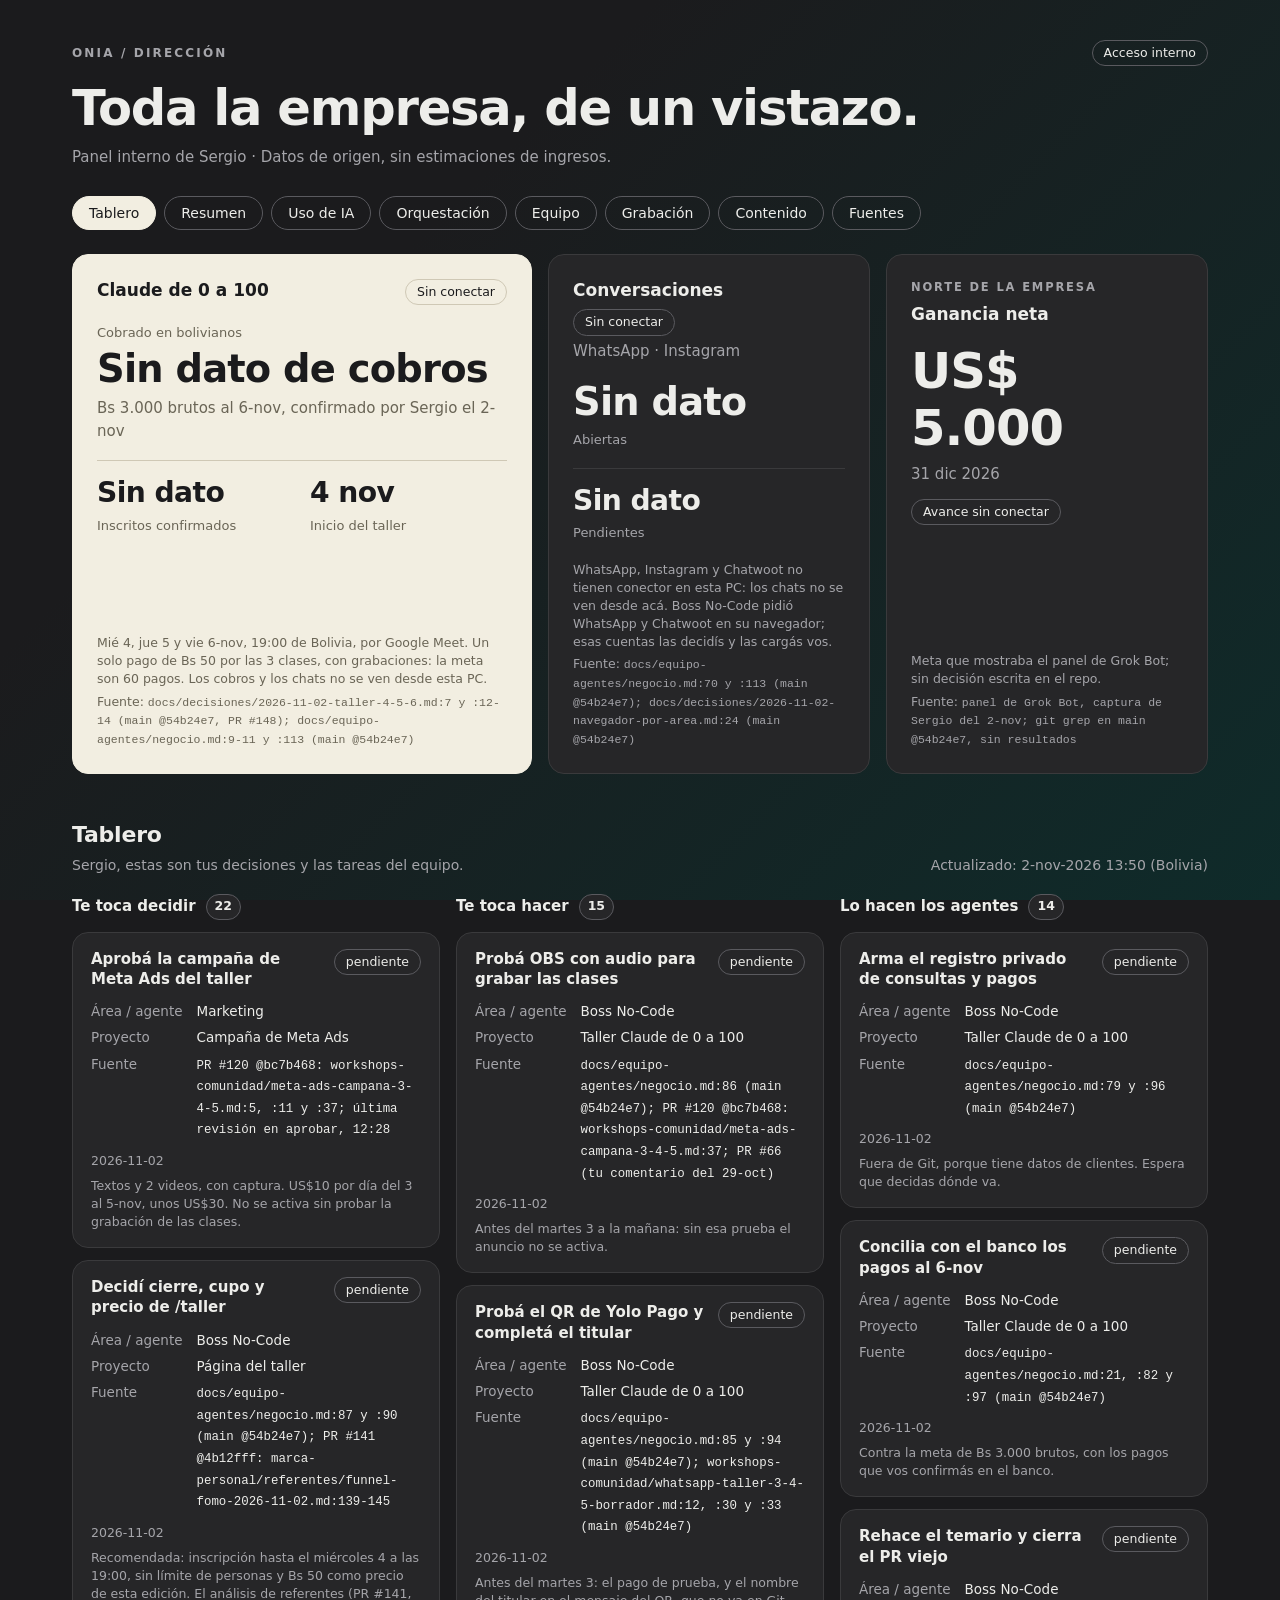
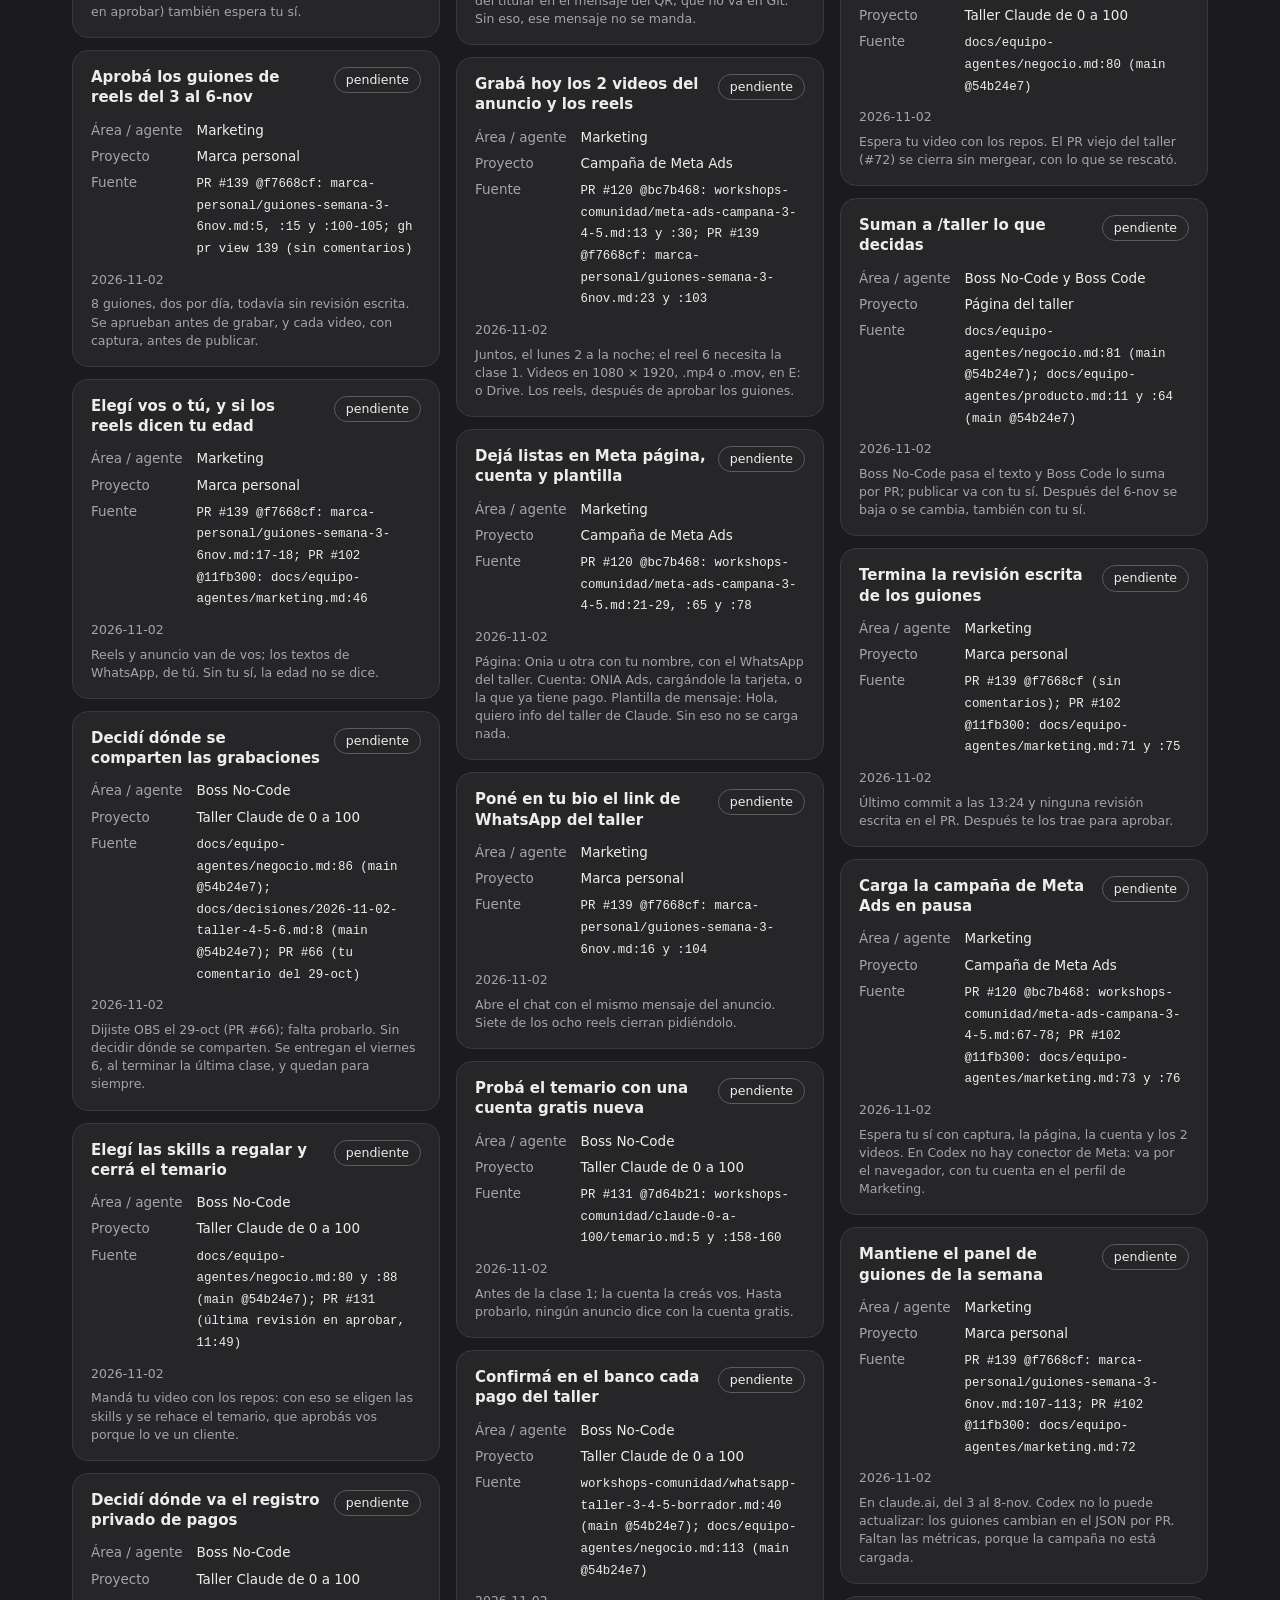
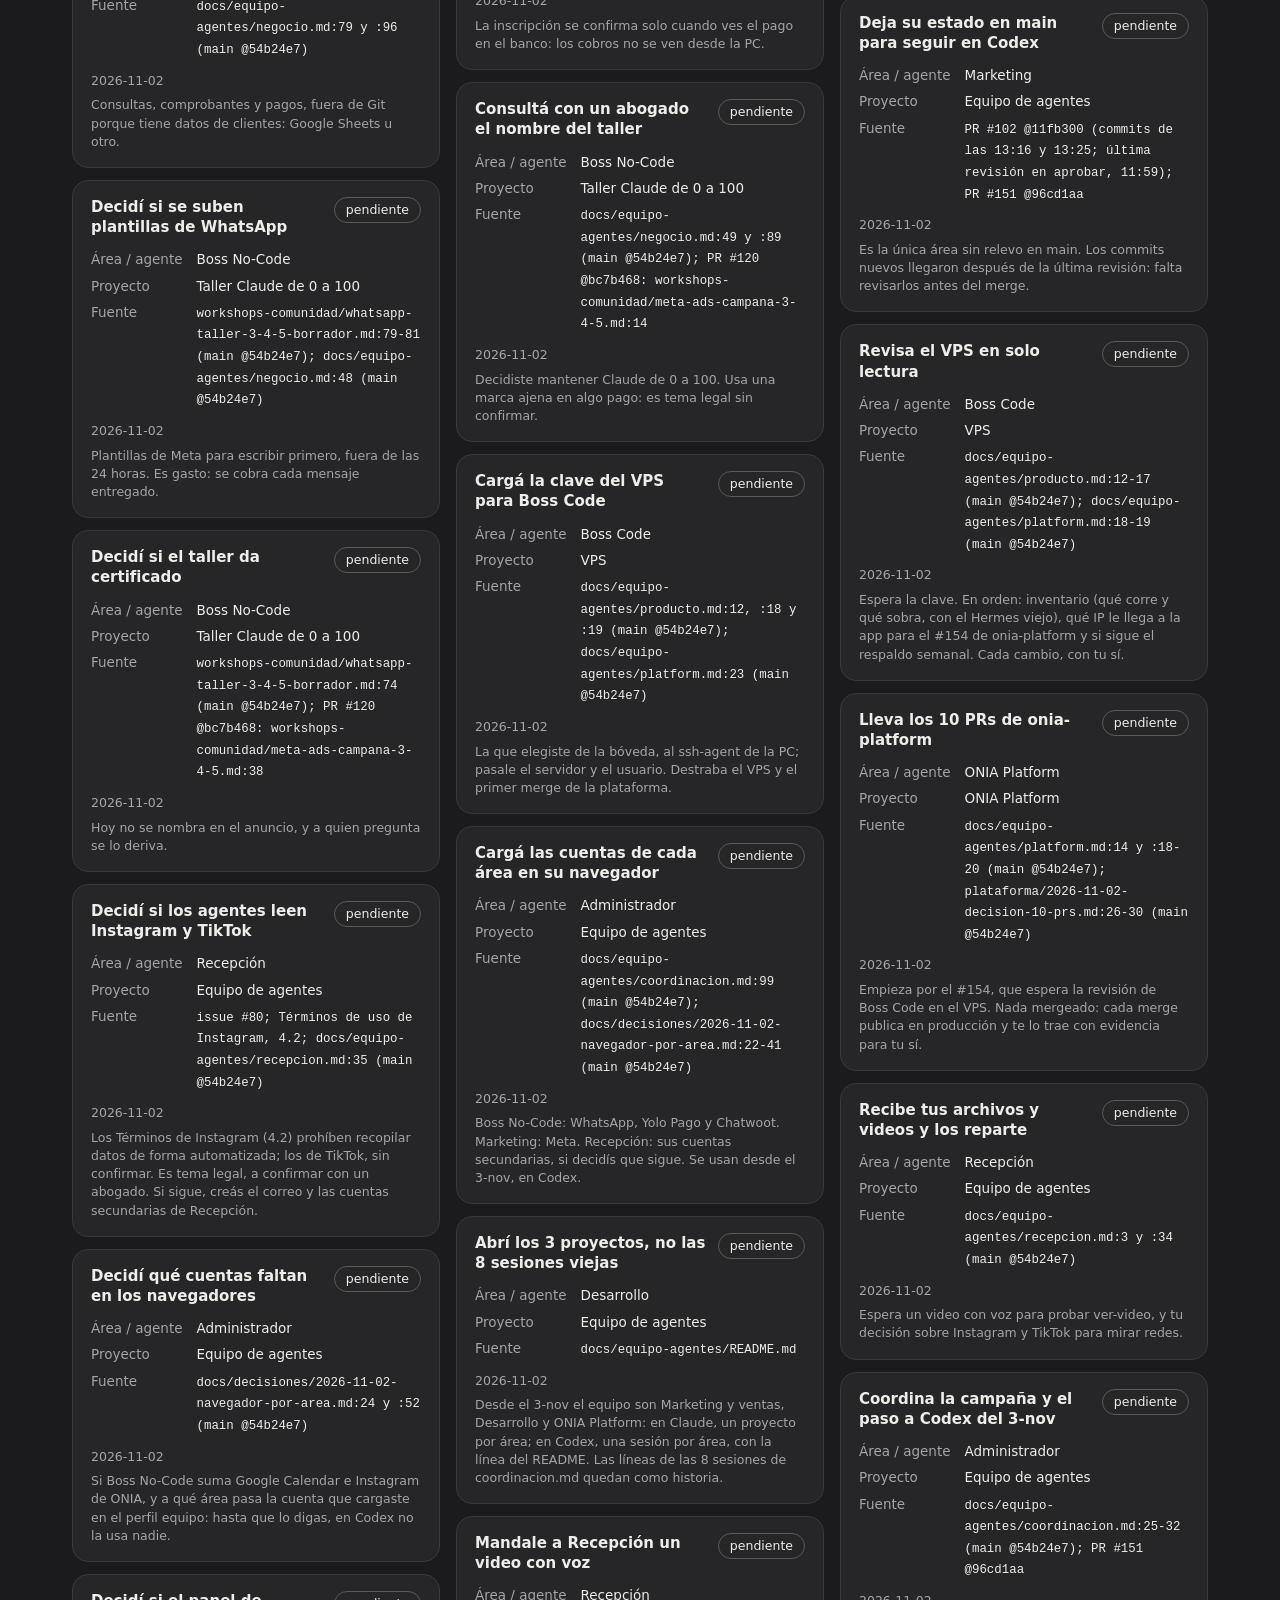
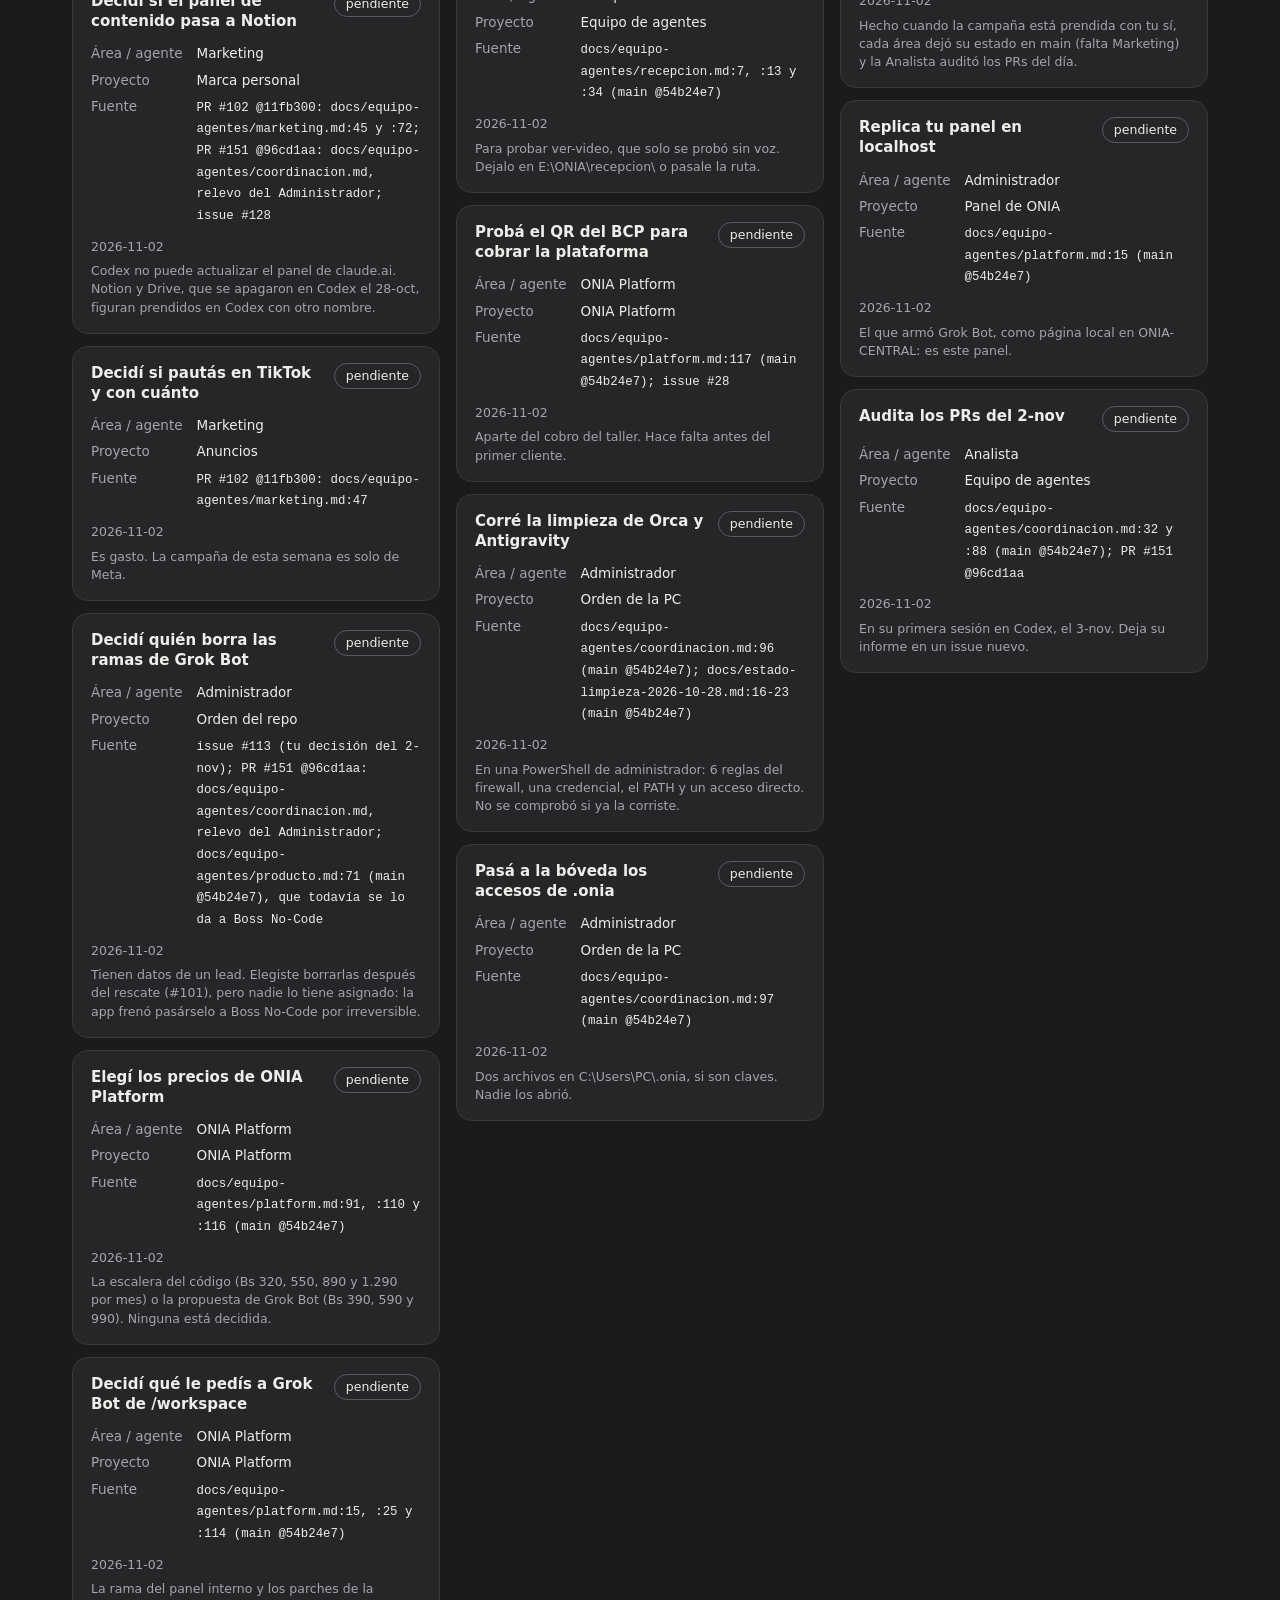
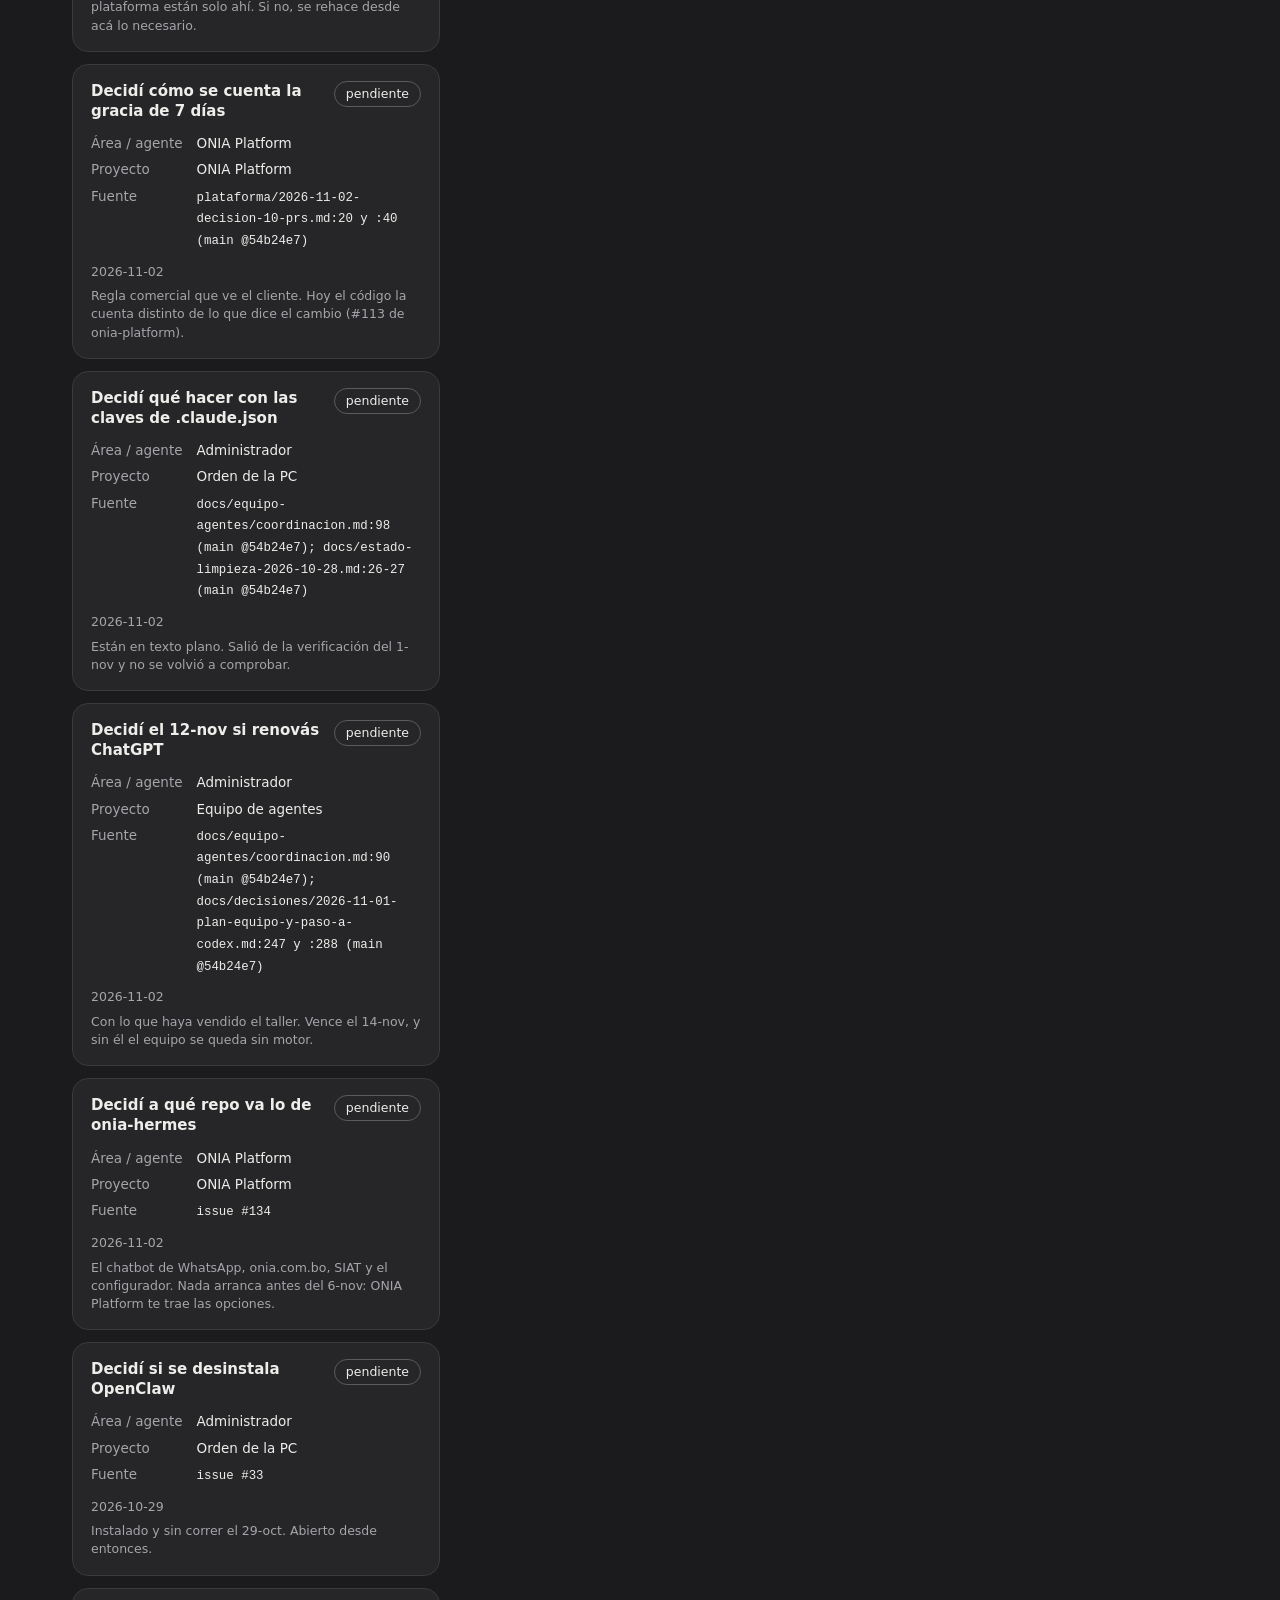
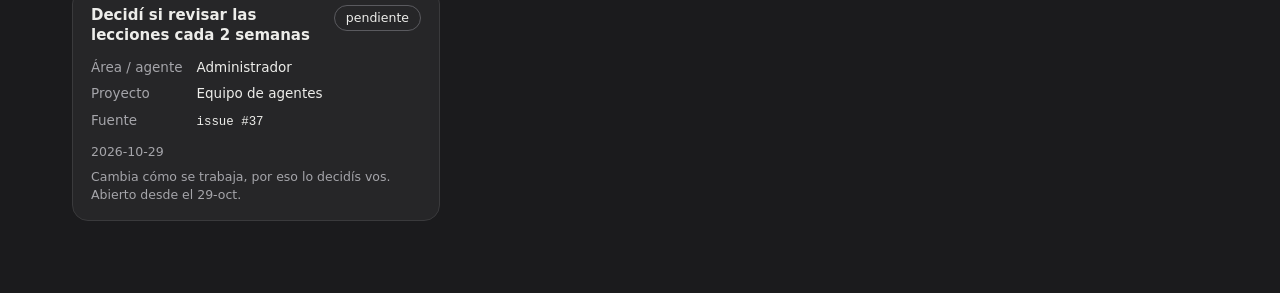
<file: otros/panel-direccion/index.html>
<!doctype html>
<html lang="es">
<head>
  <meta charset="utf-8">
  <meta name="viewport" content="width=device-width, initial-scale=1">
  <meta name="robots" content="noindex, nofollow">
  <title>Panel de dirección · ONIA</title>
  <link rel="icon" href="data:,">
  <link rel="stylesheet" href="estilos.css">
  <script src="app.js" defer></script>
</head>
<body>
  <div class="pagina">
    <header class="cabecera">
      <div class="cabecera__fila">
        <p class="marca">ONIA / DIRECCIÓN</p>
        <span class="pastilla">Acceso interno</span>
      </div>
      <h1 class="titulo">Toda la empresa, de un vistazo.</h1>
      <p class="bajada">Panel interno de Sergio · Datos de origen, sin estimaciones de ingresos.</p>
    </header>

    <div class="pestanas" role="tablist" aria-label="Secciones del panel">
      <button class="pestana" type="button" role="tab" id="pestana-tablero" aria-controls="vista-tablero" aria-selected="true">Tablero</button>
      <button class="pestana" type="button" role="tab" id="pestana-resumen" aria-controls="vista-resumen" aria-selected="false">Resumen</button>
      <button class="pestana" type="button" role="tab" id="pestana-uso_ia" aria-controls="vista-uso_ia" aria-selected="false">Uso de IA</button>
      <button class="pestana" type="button" role="tab" id="pestana-orquestacion" aria-controls="vista-orquestacion" aria-selected="false">Orquestación</button>
      <button class="pestana" type="button" role="tab" id="pestana-equipo" aria-controls="vista-equipo" aria-selected="false">Equipo</button>
      <button class="pestana" type="button" role="tab" id="pestana-grabacion" aria-controls="vista-grabacion" aria-selected="false">Grabación</button>
      <button class="pestana" type="button" role="tab" id="pestana-contenido" aria-controls="vista-contenido" aria-selected="false">Contenido</button>
      <button class="pestana" type="button" role="tab" id="pestana-fuentes" aria-controls="vista-fuentes" aria-selected="false">Fuentes</button>
    </div>

    <main>
      <section class="vista" id="vista-tablero" role="tabpanel" aria-labelledby="pestana-tablero">
        <div class="tarjetas">
          <article class="tarjeta tarjeta--crema tarjeta--taller">
            <div class="tarjeta__cabecera">
              <h2 class="tarjeta__titulo" data-campo="tarjetas.taller.titulo"></h2>
              <span class="pastilla" data-campo="tarjetas.taller.conexion" data-conexion data-pastilla></span>
            </div>
            <p class="etiqueta separada">Cobrado en bolivianos</p>
            <p class="cifra cifra--grande" data-campo="tarjetas.taller.cobrado"></p>
            <p class="atenuado" data-campo="tarjetas.taller.meta"></p>
            <div class="par divisor">
              <div class="dato">
                <p class="cifra" data-campo="tarjetas.taller.inscritos"></p>
                <p class="etiqueta">Inscritos confirmados</p>
              </div>
              <div class="dato">
                <p class="cifra" data-campo="tarjetas.taller.inicio"></p>
                <p class="etiqueta">Inicio del taller</p>
              </div>
            </div>
            <div class="tarjeta__pie">
              <p class="nota" data-campo="tarjetas.taller.nota" data-opcional hidden></p>
              <p class="nota">Fuente: <span data-campo="tarjetas.taller.fuente" data-fuente></span></p>
            </div>
          </article>

          <article class="tarjeta">
            <div class="tarjeta__cabecera">
              <h2 class="tarjeta__titulo" data-campo="tarjetas.conversaciones.titulo"></h2>
              <span class="pastilla" data-campo="tarjetas.conversaciones.conexion" data-conexion data-pastilla></span>
            </div>
            <p class="atenuado" data-campo="tarjetas.conversaciones.canales"></p>
            <div class="dato separada">
              <p class="cifra cifra--grande" data-campo="tarjetas.conversaciones.abiertas"></p>
              <p class="etiqueta">Abiertas</p>
            </div>
            <div class="dato divisor">
              <p class="cifra" data-campo="tarjetas.conversaciones.pendientes"></p>
              <p class="etiqueta">Pendientes</p>
            </div>
            <div class="tarjeta__pie">
              <p class="nota" data-campo="tarjetas.conversaciones.nota" data-opcional hidden></p>
              <p class="nota">Fuente: <span data-campo="tarjetas.conversaciones.fuente" data-fuente></span></p>
            </div>
          </article>

          <article class="tarjeta">
            <p class="sobretitulo" data-campo="tarjetas.norte.etiqueta"></p>
            <h2 class="tarjeta__titulo" data-campo="tarjetas.norte.titulo"></h2>
            <p class="cifra cifra--enorme separada" data-campo="tarjetas.norte.valor"></p>
            <p class="atenuado" data-campo="tarjetas.norte.meta"></p>
            <p class="fila-pastilla"><span class="pastilla" data-campo="tarjetas.norte.avance" data-pastilla></span></p>
            <div class="tarjeta__pie">
              <p class="nota" data-campo="tarjetas.norte.nota" data-opcional hidden></p>
              <p class="nota">Fuente: <span data-campo="tarjetas.norte.fuente" data-fuente></span></p>
            </div>
          </article>
        </div>

        <div class="seccion-cabecera">
          <div>
            <h2 class="seccion-titulo">Tablero</h2>
            <p class="atenuado">Sergio, estas son tus decisiones y las tareas del equipo.</p>
          </div>
          <p class="atenuado">Actualizado: <span data-campo="actualizado"></span></p>
        </div>

        <div class="columnas">
          <section class="columna" aria-labelledby="titulo-decidir">
            <h3 class="columna__titulo" id="titulo-decidir">Te toca decidir <span class="contador" data-cuenta="decidir">0</span></h3>
            <div class="columna__lista" data-tablero="decidir"></div>
          </section>
          <section class="columna" aria-labelledby="titulo-hacer">
            <h3 class="columna__titulo" id="titulo-hacer">Te toca hacer <span class="contador" data-cuenta="hacer">0</span></h3>
            <div class="columna__lista" data-tablero="hacer"></div>
          </section>
          <section class="columna" aria-labelledby="titulo-agentes">
            <h3 class="columna__titulo" id="titulo-agentes">Lo hacen los agentes <span class="contador" data-cuenta="agentes">0</span></h3>
            <div class="columna__lista" data-tablero="agentes"></div>
          </section>
        </div>
      </section>

      <section class="vista" id="vista-resumen" role="tabpanel" aria-labelledby="pestana-resumen" hidden>
        <div class="seccion-cabecera"><h2 class="seccion-titulo">Resumen</h2></div>
        <div class="lista" data-seccion="resumen"></div>
      </section>

      <section class="vista" id="vista-uso_ia" role="tabpanel" aria-labelledby="pestana-uso_ia" hidden>
        <div class="seccion-cabecera"><h2 class="seccion-titulo">Uso de IA</h2></div>
        <div class="lista" data-seccion="uso_ia"></div>
      </section>

      <section class="vista" id="vista-orquestacion" role="tabpanel" aria-labelledby="pestana-orquestacion" hidden>
        <div class="seccion-cabecera"><h2 class="seccion-titulo">Orquestación</h2></div>
        <div class="lista" data-seccion="orquestacion"></div>
      </section>

      <section class="vista" id="vista-equipo" role="tabpanel" aria-labelledby="pestana-equipo" hidden>
        <div class="seccion-cabecera"><h2 class="seccion-titulo">Equipo</h2></div>
        <div class="lista" data-seccion="equipo"></div>
      </section>

      <section class="vista" id="vista-grabacion" role="tabpanel" aria-labelledby="pestana-grabacion" hidden>
        <div class="seccion-cabecera"><h2 class="seccion-titulo">Grabación</h2></div>
        <div class="lista" data-seccion="grabacion"></div>
      </section>

      <section class="vista" id="vista-contenido" role="tabpanel" aria-labelledby="pestana-contenido" hidden>
        <div class="seccion-cabecera"><h2 class="seccion-titulo">Contenido</h2></div>
        <div class="lista" data-seccion="contenido"></div>
      </section>

      <section class="vista" id="vista-fuentes" role="tabpanel" aria-labelledby="pestana-fuentes" hidden>
        <div class="seccion-cabecera"><h2 class="seccion-titulo">Fuentes</h2></div>
        <div class="lista" data-seccion="fuentes"></div>
      </section>
    </main>
  </div>
</body>
</html>
</file>
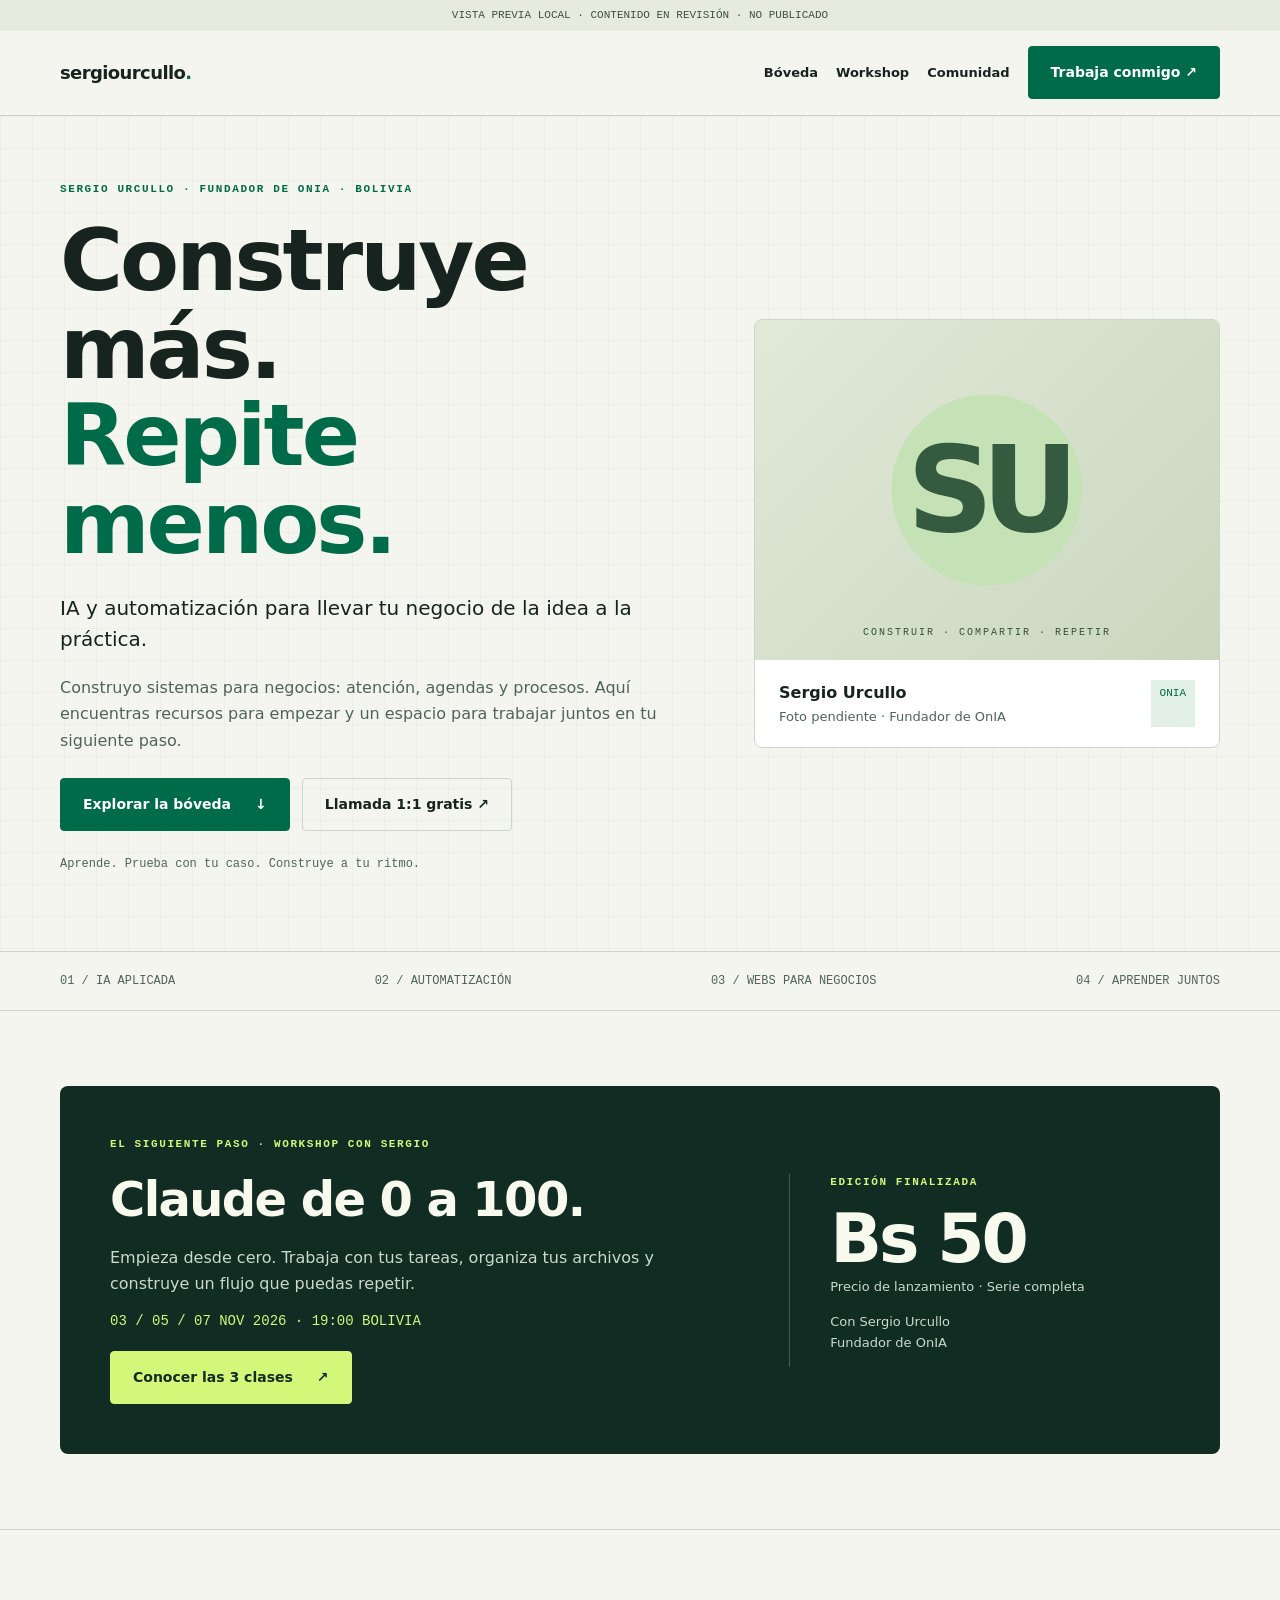
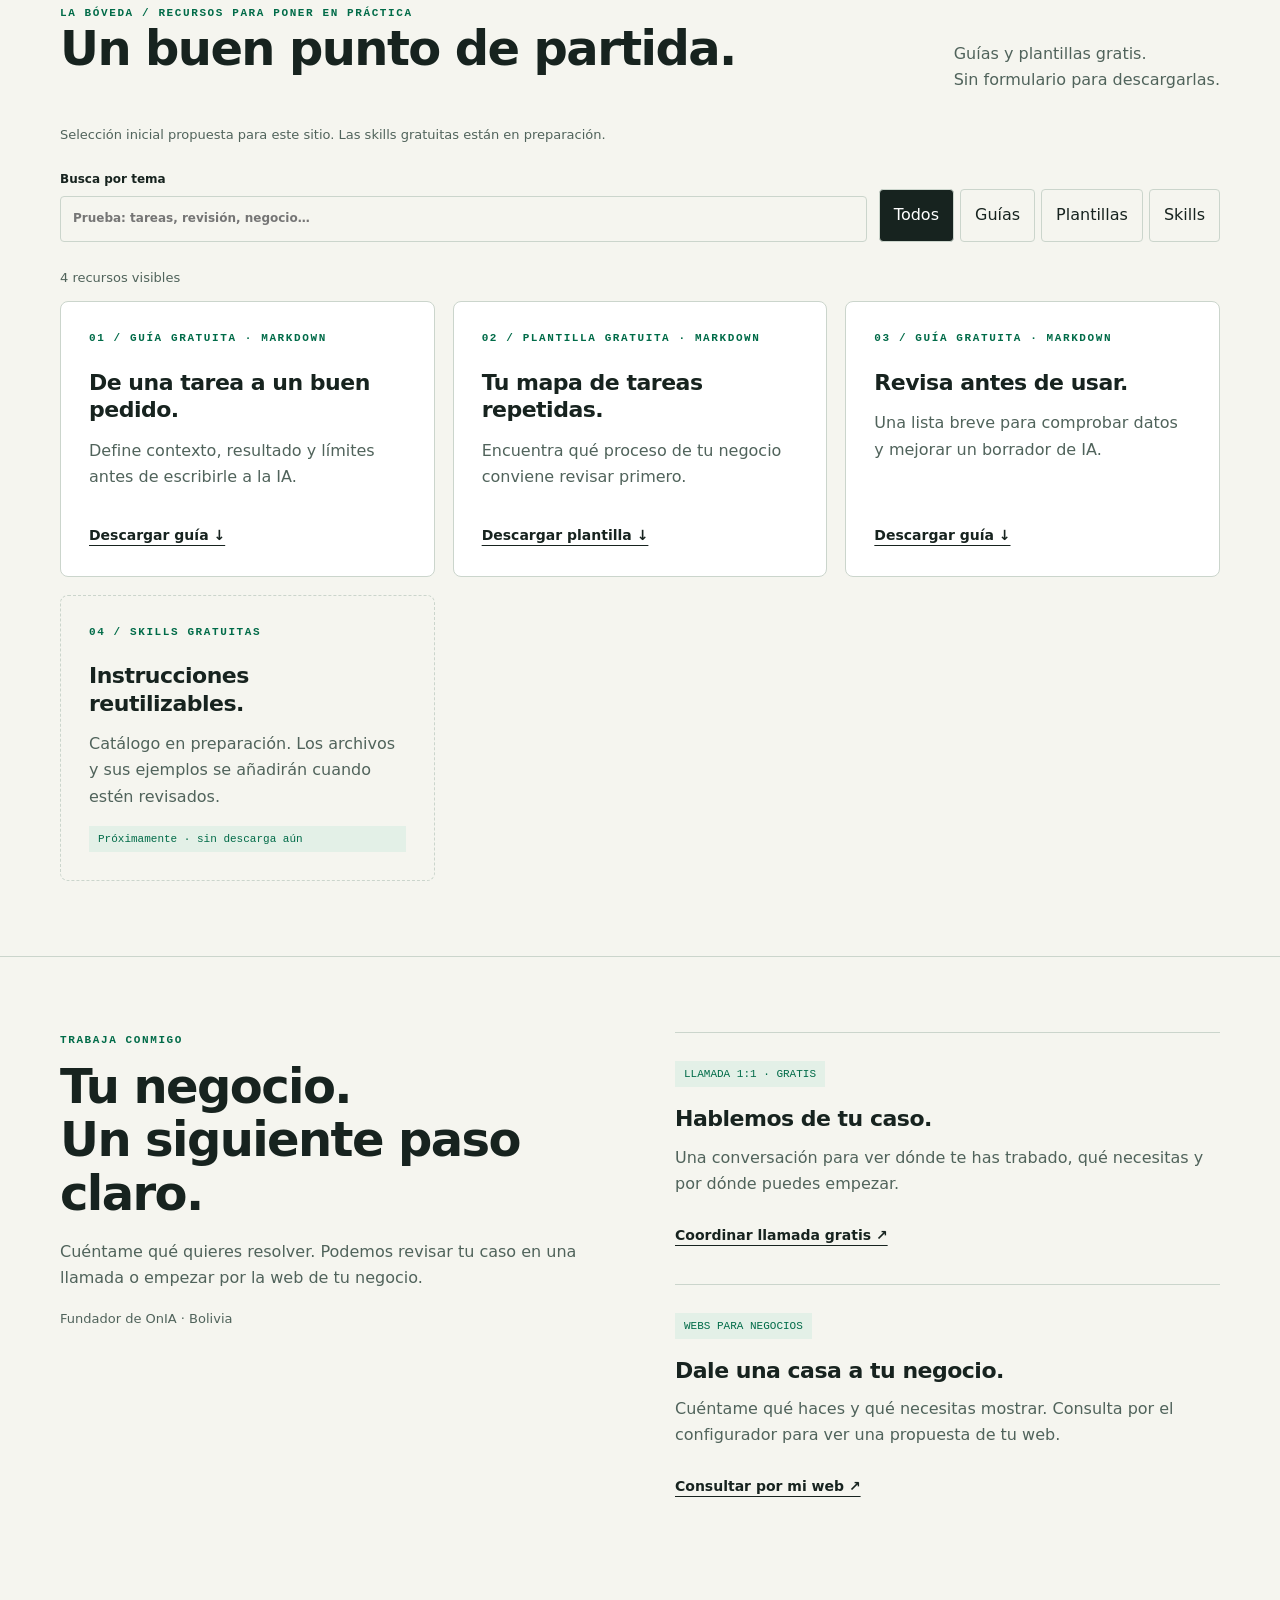
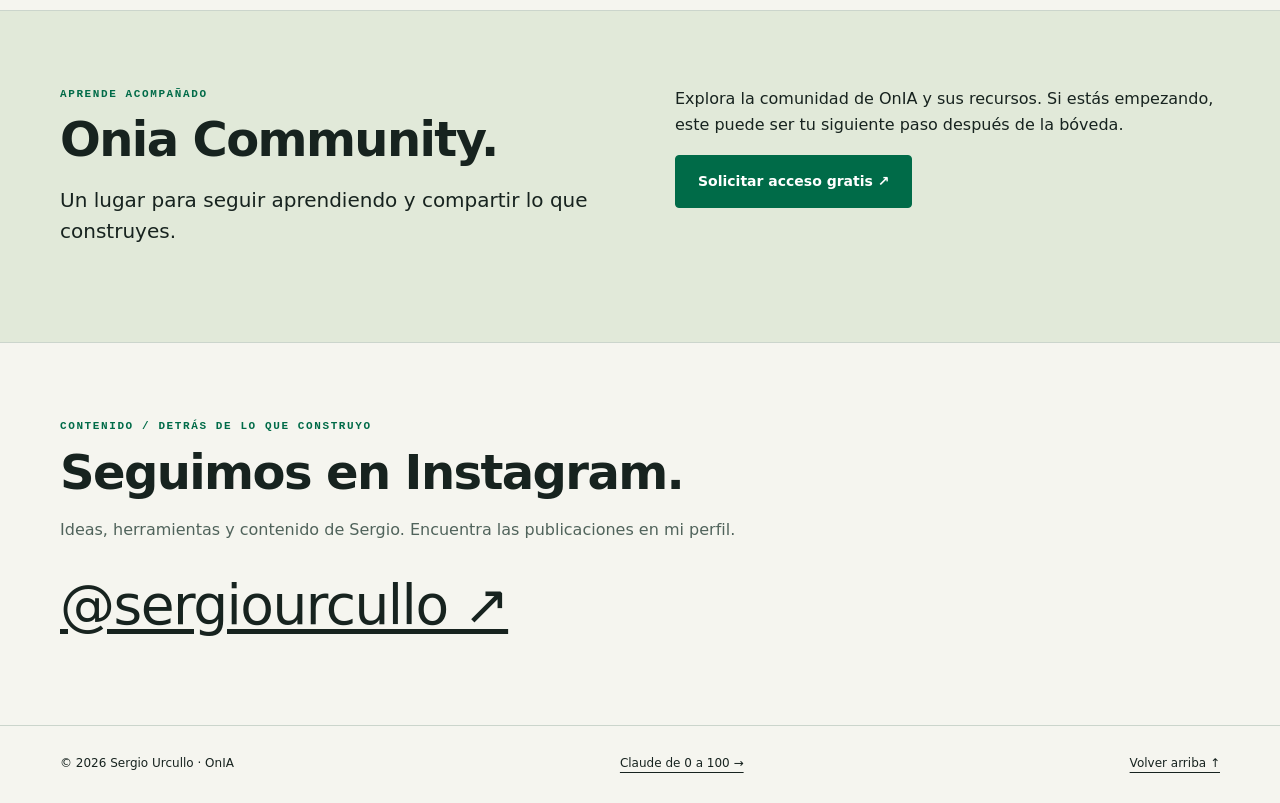
<file: grokbot-workspace/entregables-workshop/sitio-sergio/index.html>
<!doctype html>
<html lang="es"><head><meta charset="utf-8"><meta name="viewport" content="width=device-width,initial-scale=1"><meta name="robots" content="noindex,nofollow"><meta name="theme-color" content="#006b48"><title>Sergio Urcullo · IA práctica para tu negocio</title><meta name="description" content="IA, automatización y webs para tu negocio. Explora recursos gratuitos, conoce Onia Community y aprende con Sergio Urcullo, fundador de OnIA."><link rel="stylesheet" href="styles.css"><script defer src="config.js"></script><script defer src="app.js"></script></head>
<body><a class="skip" href="#principal">Saltar al contenido</a><div class="draft">VISTA PREVIA LOCAL · CONTENIDO EN REVISIÓN · NO PUBLICADO</div>
<header><div class="wrap nav"><a class="brand" href="index.html">sergiourcullo<span>.</span></a><nav aria-label="Navegación principal"><a href="#boveda">Bóveda</a><a href="workshop.html">Workshop</a><a href="#comunidad">Comunidad</a><a href="#trabaja" class="btn">Trabaja conmigo ↗</a></nav></div></header>
<main id="principal"><section class="hero"><div class="wrap hero-grid"><div><p class="eyebrow">Sergio Urcullo · Fundador de OnIA · Bolivia</p><h1>Construye más.<br><em>Repite menos.</em></h1><p class="lead">IA y automatización para llevar tu negocio de la idea a la práctica.</p><p class="muted">Construyo sistemas para negocios: atención, agendas y procesos. Aquí encuentras recursos para empezar y un espacio para trabajar juntos en tu siguiente paso.</p><div class="actions"><a class="btn" href="#boveda">Explorar la bóveda <span aria-hidden="true">↓</span></a><a class="btn secondary" href="#trabaja">Llamada 1:1 gratis ↗</a></div><p class="hero-note">Aprende. Prueba con tu caso. Construye a tu ritmo.</p></div><div class="portrait"><div class="portrait-art" data-portrait role="img" aria-label="Monograma de Sergio Urcullo; fotografía pendiente"><span class="monogram">SU</span></div><div class="portrait-caption"><div><strong>Sergio Urcullo</strong><p class="small muted" data-photo-note>Foto pendiente · Fundador de OnIA</p></div><span class="badge">ONIA</span></div></div></div></section>
<div class="ribbon"><div class="wrap"><span>01 / IA APLICADA</span><span>02 / AUTOMATIZACIÓN</span><span>03 / WEBS PARA NEGOCIOS</span><span>04 / APRENDER JUNTOS</span></div></div>
<section aria-labelledby="workshop-title"><div class="wrap featured feature-grid"><div><p class="eyebrow">El siguiente paso · Workshop con Sergio</p><h2 id="workshop-title">Claude de 0 a 100.</h2><p>Empieza desde cero. Trabaja con tus tareas, organiza tus archivos y construye un flujo que puedas repetir.</p><div class="event-date">03 / 05 / 07 NOV 2026 · 19:00 BOLIVIA</div><a class="btn light" href="workshop.html">Conocer las 3 clases <span aria-hidden="true">↗</span></a></div><div class="price-side"><p class="eyebrow" data-edition-status>3 clases en vivo · Noviembre 2026</p><div class="big-price" data-price>Bs 50</div><p class="small" data-price-label>Precio de lanzamiento · Serie completa</p><p class="small">Con Sergio Urcullo<br>Fundador de OnIA</p></div></div></section>
<section id="boveda" class="line-section"><div class="wrap"><div class="section-head"><div><p class="eyebrow">La bóveda / Recursos para poner en práctica</p><h2>Un buen punto de partida.</h2></div><p class="muted">Guías y plantillas gratis.<br>Sin formulario para descargarlas.</p></div><p class="small muted">Selección inicial propuesta para este sitio. Las skills gratuitas están en preparación.</p>
<div class="toolbar"><label class="search" for="resource-search">Busca por tema<input type="search" id="resource-search" placeholder="Prueba: tareas, revisión, negocio…"></label><div class="filters" role="group" aria-label="Filtrar recursos"><button type="button" data-filter="todos" aria-pressed="true">Todos</button><button type="button" data-filter="guia" aria-pressed="false">Guías</button><button type="button" data-filter="plantilla" aria-pressed="false">Plantillas</button><button type="button" data-filter="skill" aria-pressed="false">Skills</button></div></div><p class="small muted" id="resource-status" role="status" aria-live="polite">4 recursos visibles</p>
<div class="grid"><article class="card resource" data-resource="guia"><span class="eyebrow">01 / Guía gratuita · Markdown</span><h3>De una tarea a un buen pedido.</h3><p>Define contexto, resultado y límites antes de escribirle a la IA.</p><a class="text-link" href="recursos/guia-pedidos.md" download>Descargar guía ↓</a></article><article class="card resource" data-resource="plantilla"><span class="eyebrow">02 / Plantilla gratuita · Markdown</span><h3>Tu mapa de tareas repetidas.</h3><p>Encuentra qué proceso de tu negocio conviene revisar primero.</p><a class="text-link" href="recursos/mapa-tareas.md" download>Descargar plantilla ↓</a></article><article class="card resource" data-resource="guia"><span class="eyebrow">03 / Guía gratuita · Markdown</span><h3>Revisa antes de usar.</h3><p>Una lista breve para comprobar datos y mejorar un borrador de IA.</p><a class="text-link" href="recursos/revision.md" download>Descargar guía ↓</a></article><article class="card resource pending" data-resource="skill"><span class="eyebrow">04 / Skills gratuitas</span><h3>Instrucciones reutilizables.</h3><p>Catálogo en preparación. Los archivos y sus ejemplos se añadirán cuando estén revisados.</p><span class="badge">Próximamente · sin descarga aún</span></article></div><p id="empty-resources" class="empty" hidden>No hay recursos con ese filtro. Prueba otra palabra o selecciona «Todos».</p></div></section>
<section id="trabaja" class="line-section"><div class="wrap split"><div><p class="eyebrow">Trabaja conmigo</p><h2>Tu negocio.<br>Un siguiente paso claro.</h2><p class="muted">Cuéntame qué quieres resolver. Podemos revisar tu caso en una llamada o empezar por la web de tu negocio.</p><p class="small muted">Fundador de OnIA · Bolivia</p></div><div><article class="service"><span class="badge">LLAMADA 1:1 · GRATIS</span><h3 style="margin-top:18px">Hablemos de tu caso.</h3><p class="muted">Una conversación para ver dónde te has trabado, qué necesitas y por dónde puedes empezar.</p><a href="https://wa.me/59175414930?text=Hola%20Sergio%2C%20quiero%20coordinar%20una%20llamada%20gratis" data-contact="llamada">Coordinar llamada gratis ↗</a></article><article class="service"><span class="badge">WEBS PARA NEGOCIOS</span><h3 style="margin-top:18px">Dale una casa a tu negocio.</h3><p class="muted">Cuéntame qué haces y qué necesitas mostrar. Consulta por el configurador para ver una propuesta de tu web.</p><a href="https://wa.me/59175414930?text=Hola%20Sergio%2C%20quiero%20una%20web" data-contact="webs">Consultar por mi web ↗</a></article></div></div></section>
<section id="comunidad" class="community"><div class="wrap split"><div><p class="eyebrow">Aprende acompañado</p><h2>Onia Community.</h2><p class="lead">Un lugar para seguir aprendiendo y compartir lo que construyes.</p></div><div><p>Explora la comunidad de OnIA y sus recursos. Si estás empezando, este puede ser tu siguiente paso después de la bóveda.</p><a class="btn" href="https://wa.me/59175414930?text=Hola%20Sergio%2C%20quiero%20entrar%20a%20Onia%20Community" data-contact="comunidad">Solicitar acceso gratis ↗</a></div></div></section>
<section id="contacto"><div class="wrap"><p class="eyebrow">Contenido / Detrás de lo que construyo</p><h2>Seguimos en Instagram.</h2><p class="muted">Ideas, herramientas y contenido de Sergio. Encuentra las publicaciones en mi perfil.</p><a class="instagram" data-instagram href="https://www.instagram.com/sergiourcullo/">@sergiourcullo ↗</a></div></section></main><footer class="footer"><div class="wrap"><span>© 2026 Sergio Urcullo · OnIA</span><a href="workshop.html">Claude de 0 a 100 →</a><a href="#principal">Volver arriba ↑</a></div></footer><noscript><p class="wrap">Puedes explorar el sitio y descargar recursos sin JavaScript. La búsqueda y el contador necesitan JavaScript.</p></noscript></body></html>
</file>
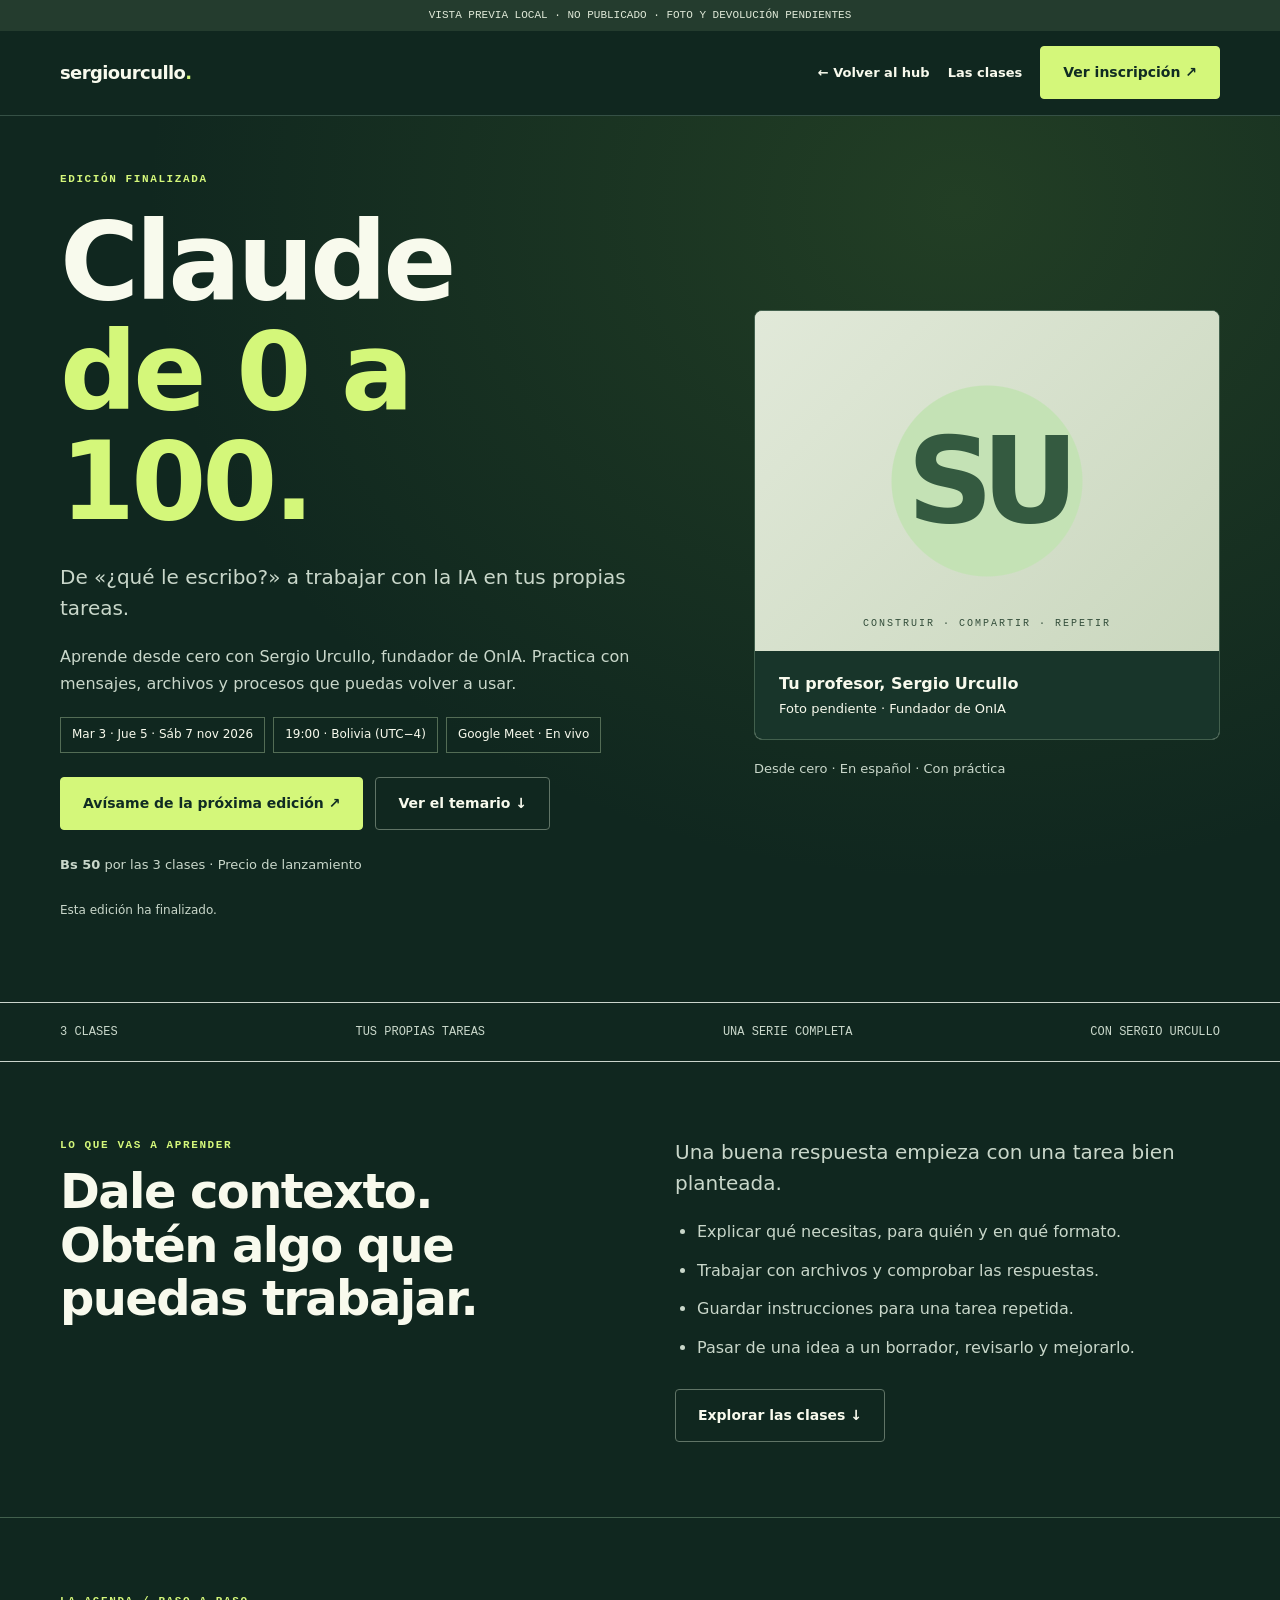
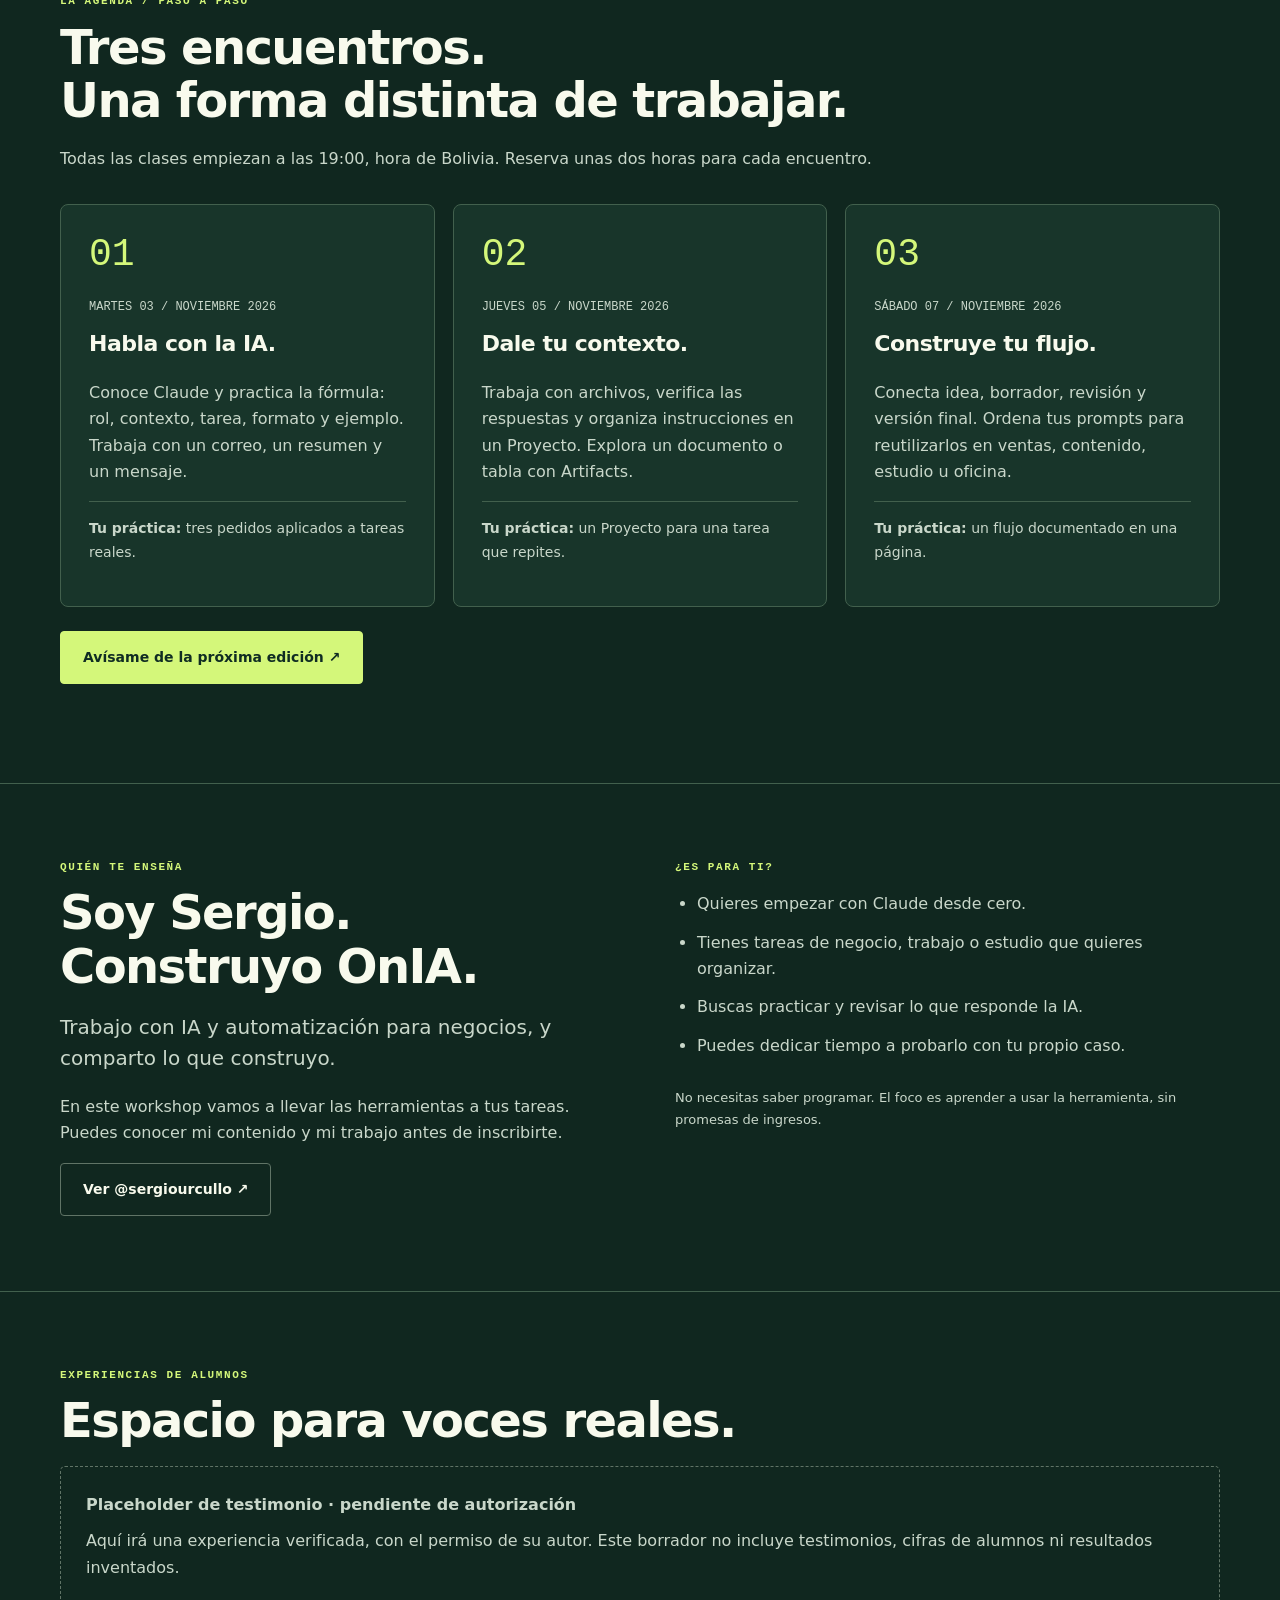
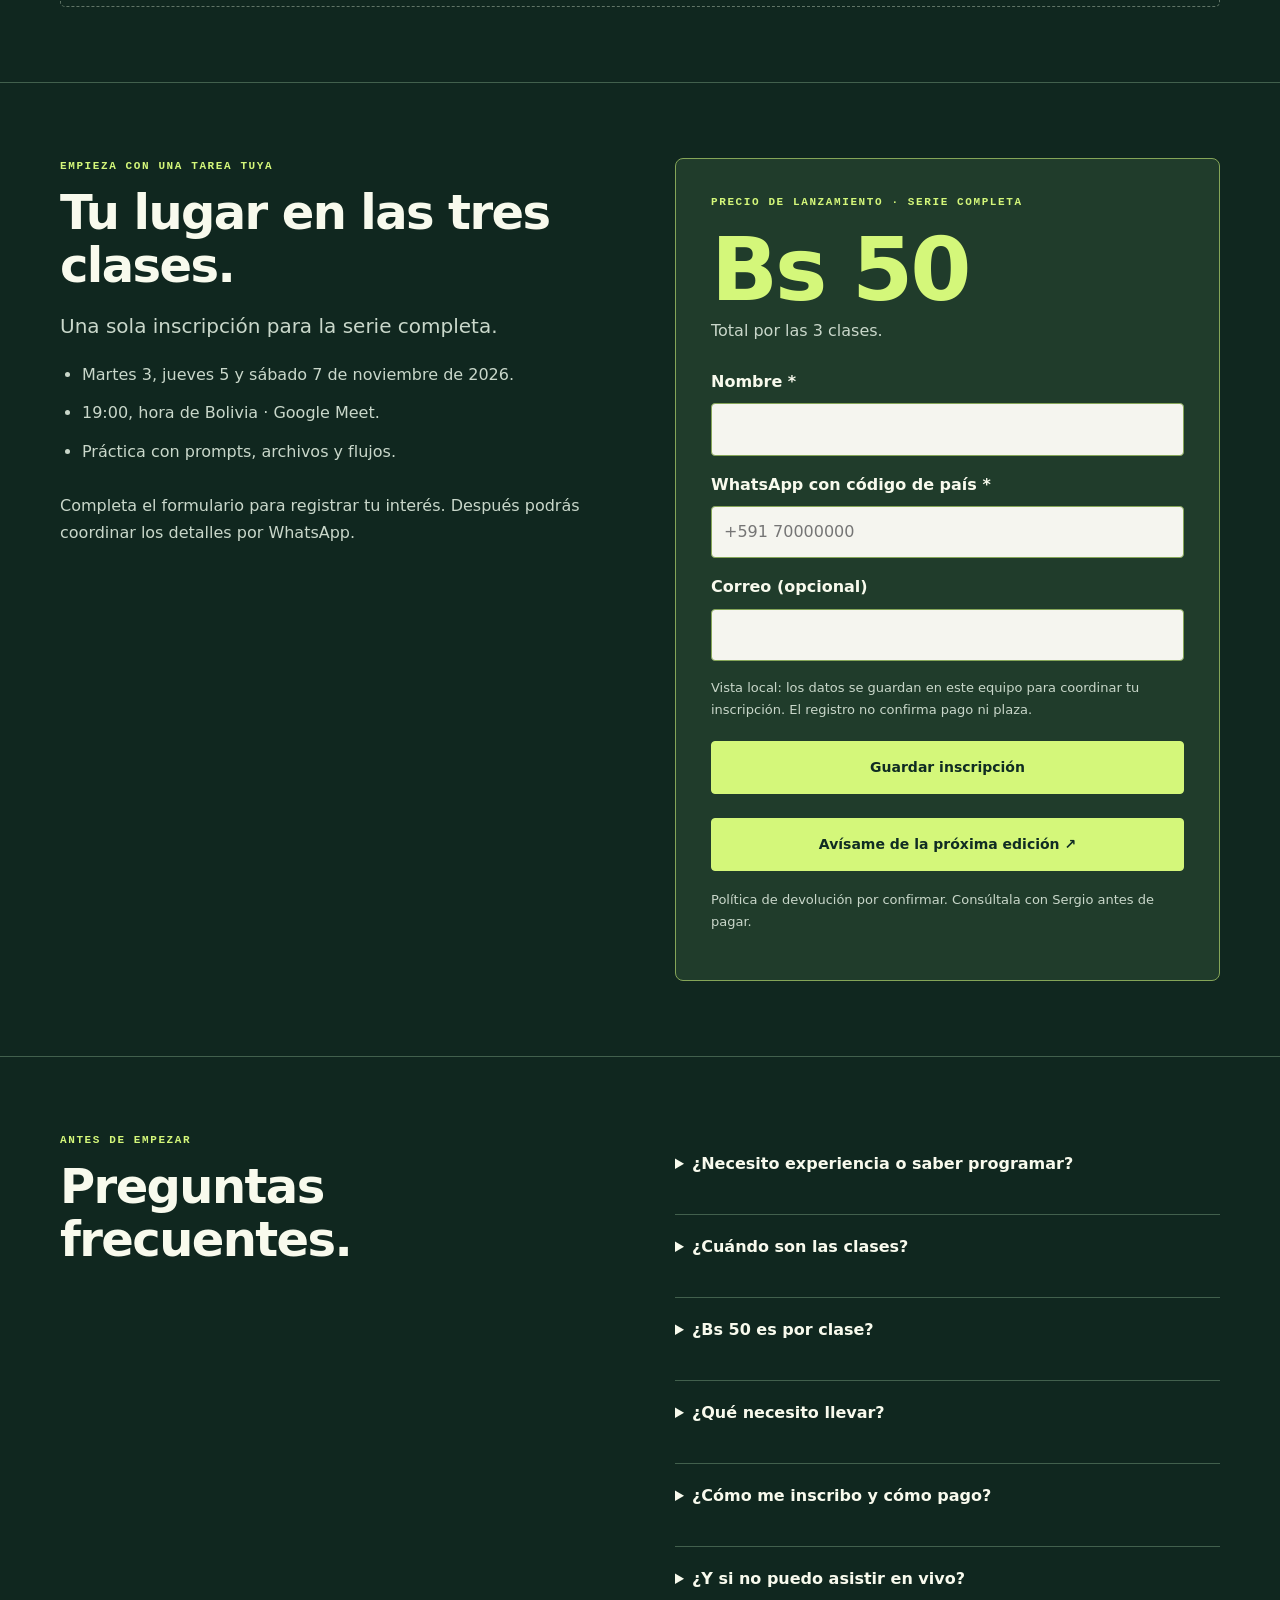
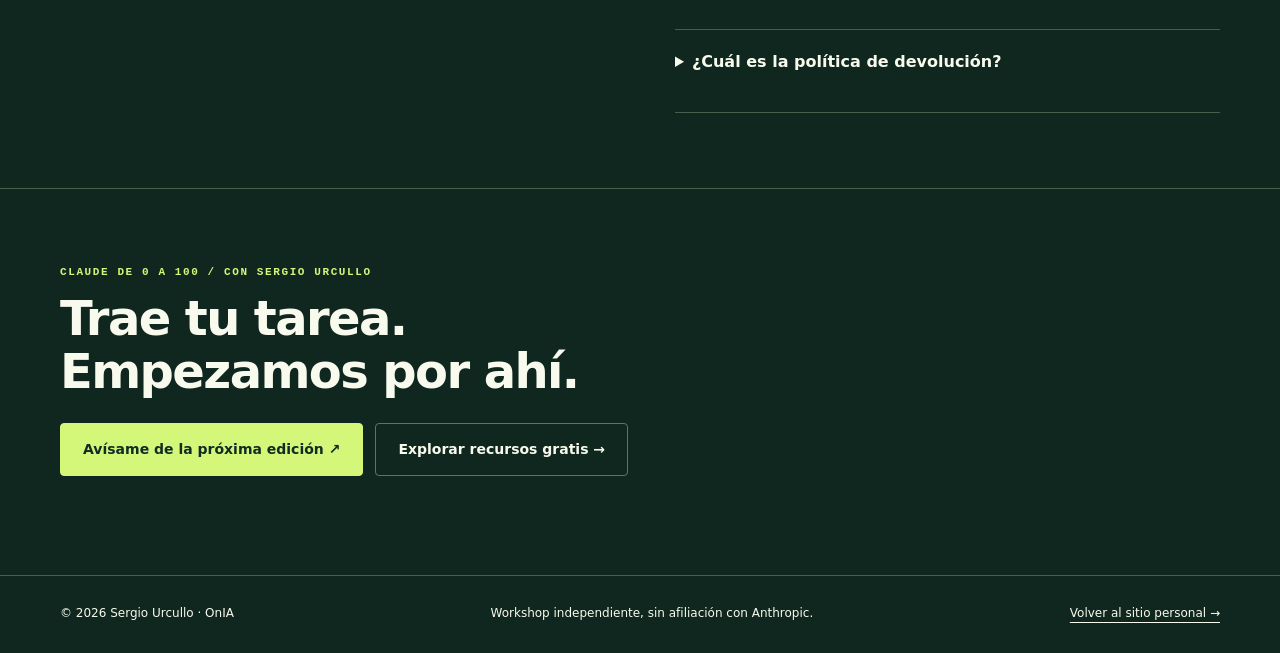
<file: grokbot-workspace/entregables-workshop/web-v2/index.html>
<!doctype html><html lang="es"><head><meta charset="utf-8"><meta name="viewport" content="width=device-width,initial-scale=1"><meta name="robots" content="noindex,nofollow"><title>Workshop · Sergio Urcullo</title><meta http-equiv="refresh" content="0;url=../sitio-sergio/workshop.html"></head><body><p>El workshop ahora forma parte del sitio personal de Sergio.</p><a href="../sitio-sergio/workshop.html">Abrir Claude de 0 a 100</a></body></html>
</file>
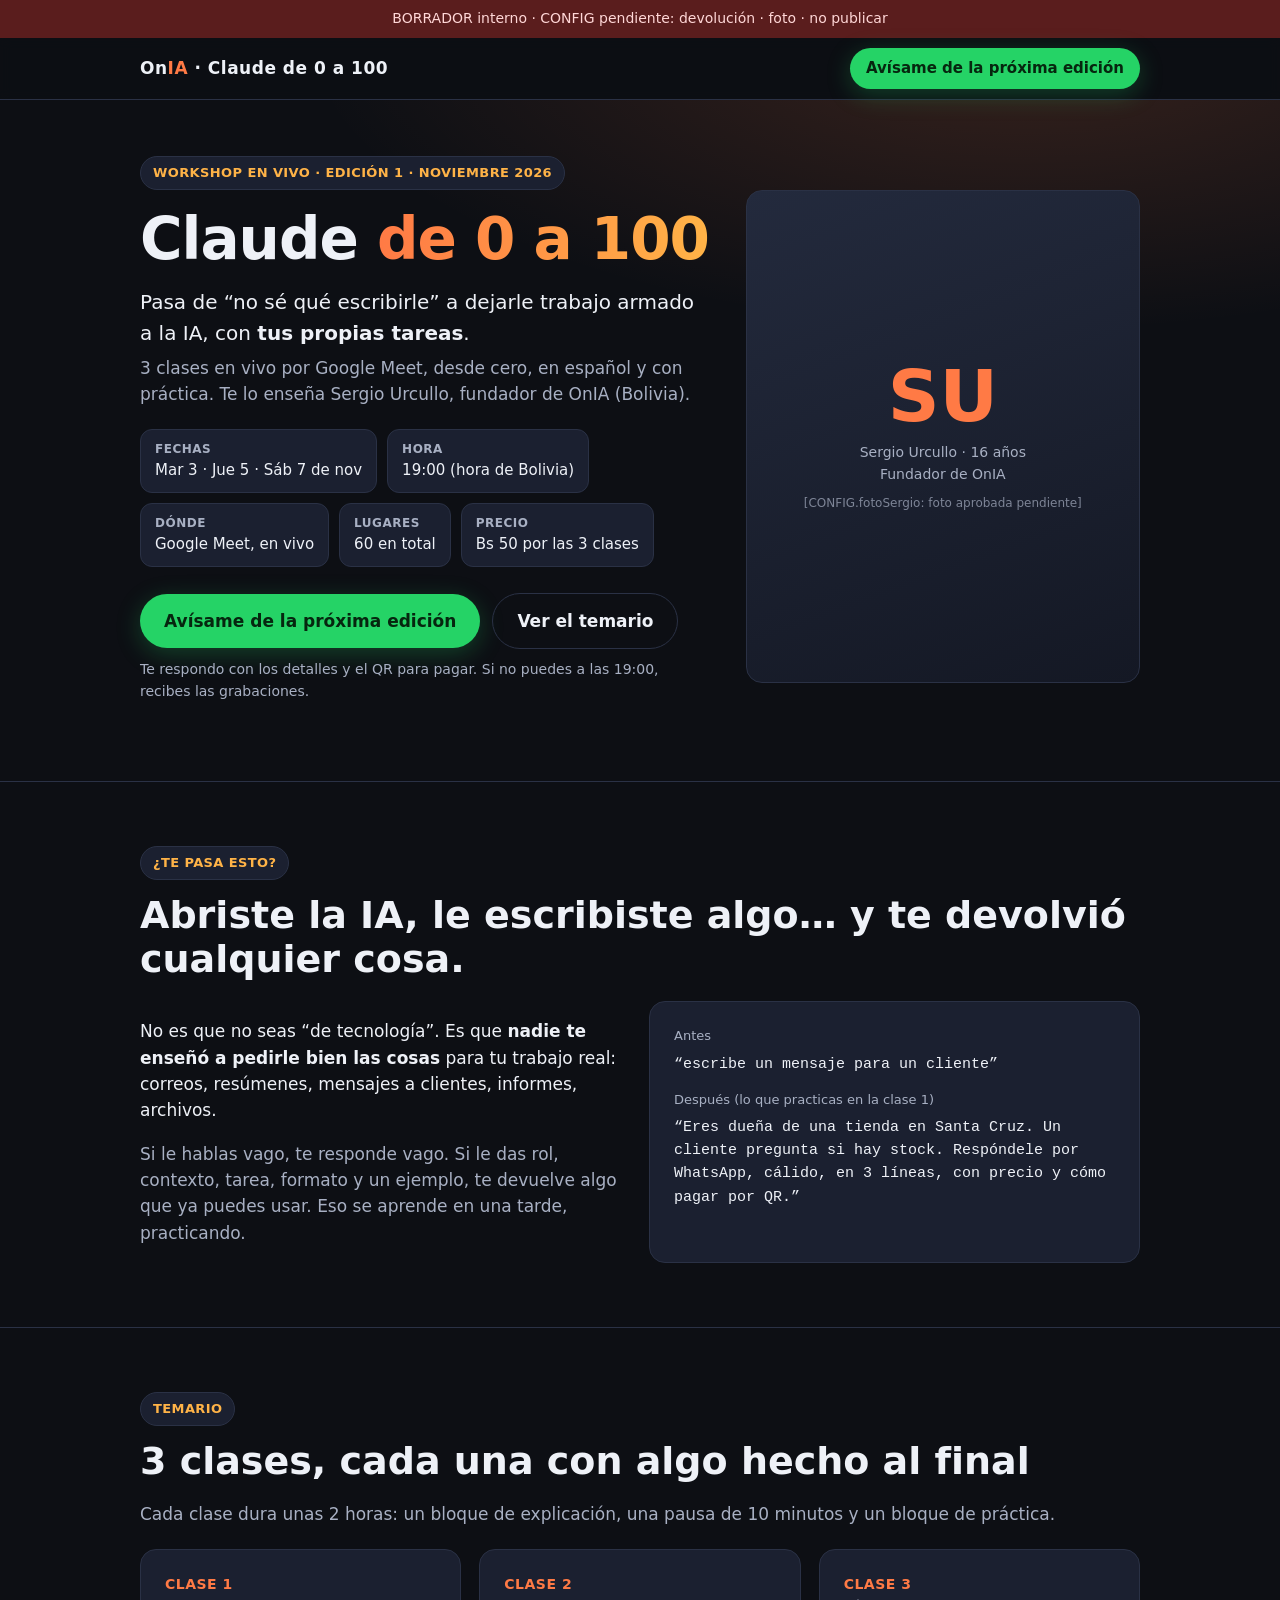
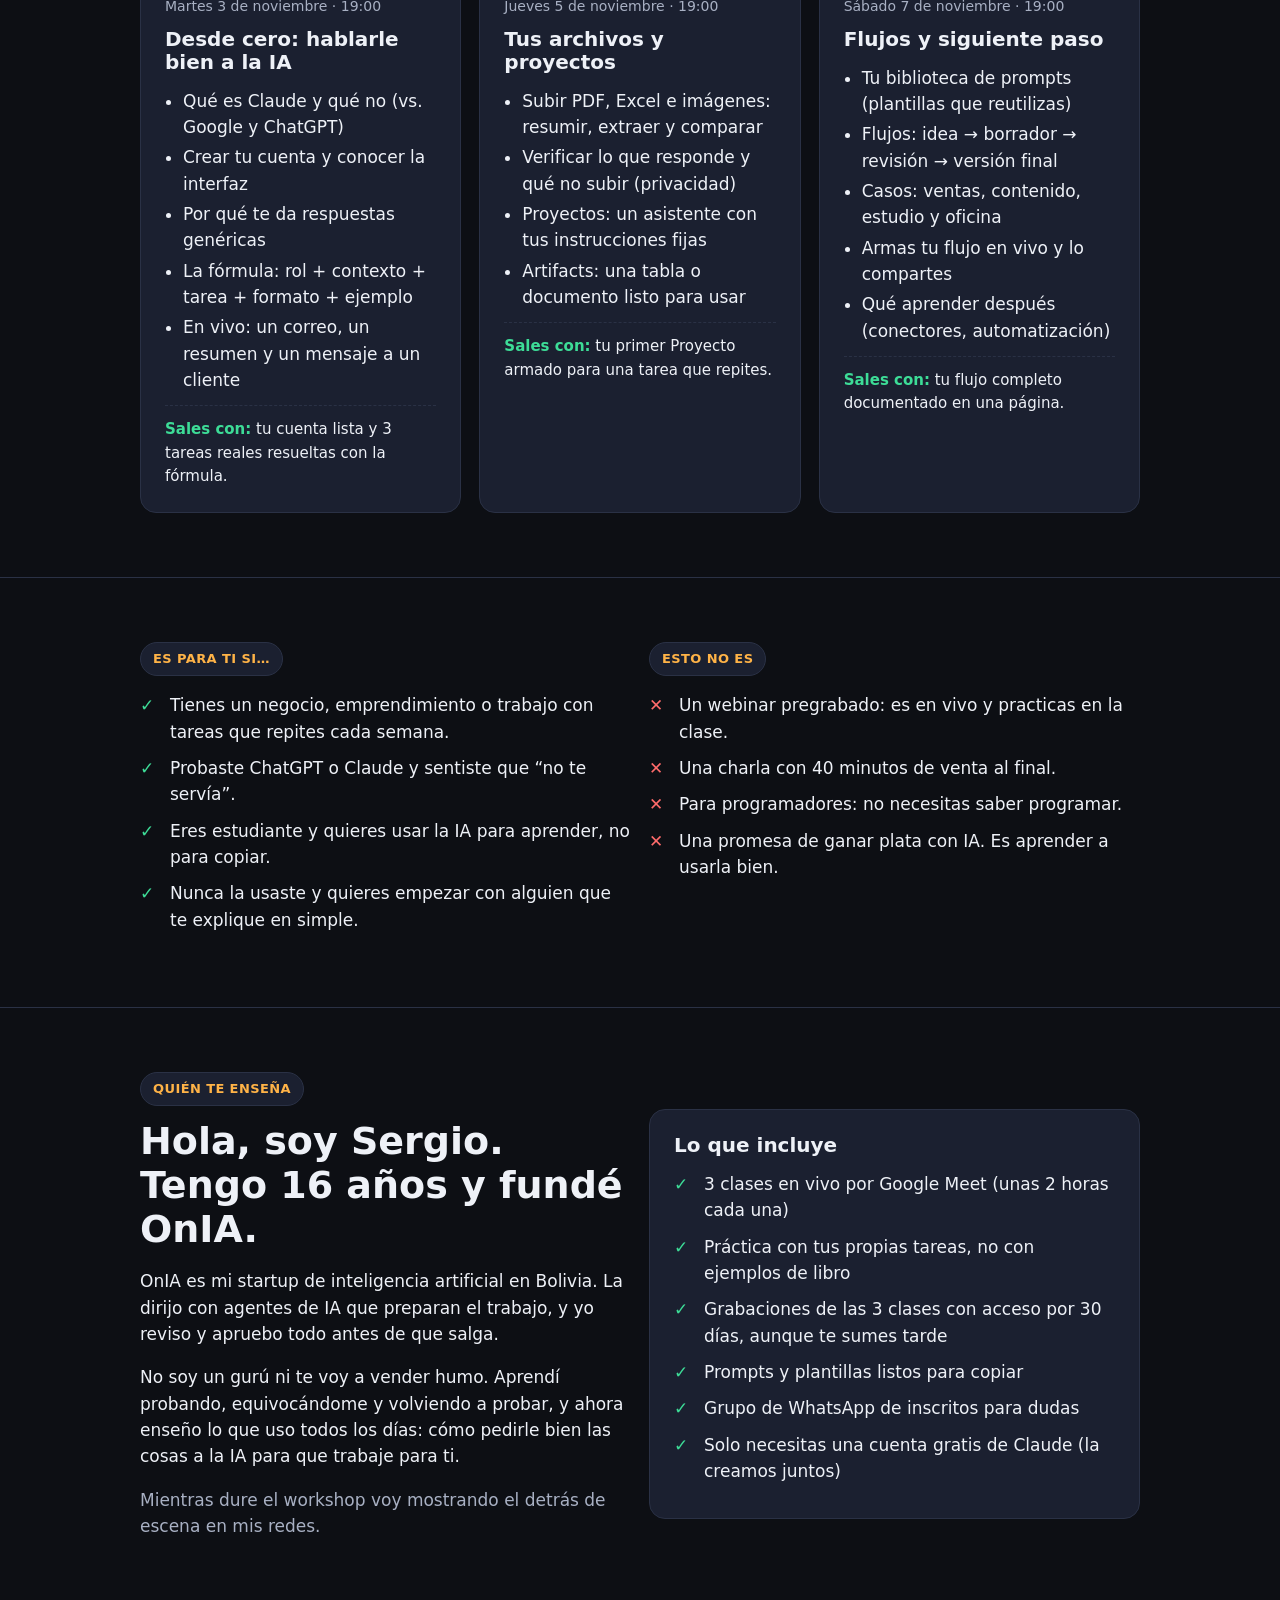
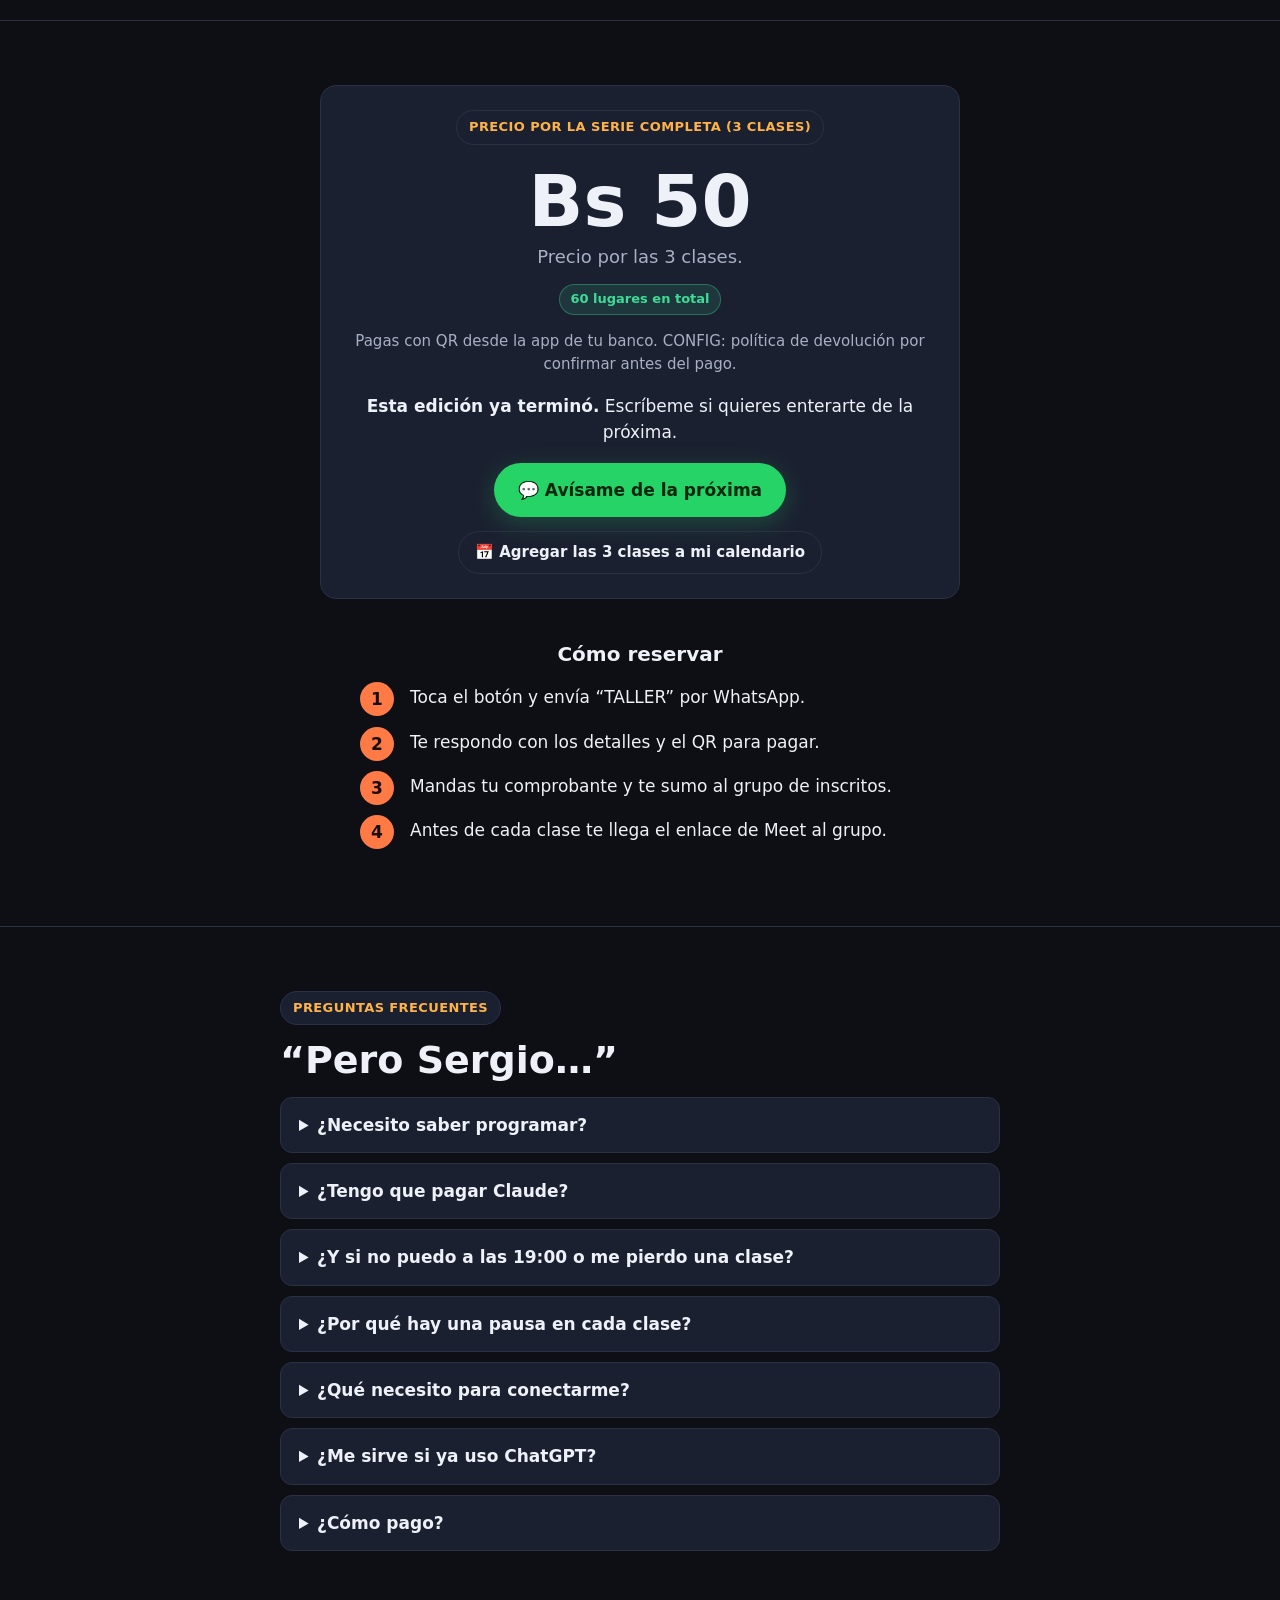
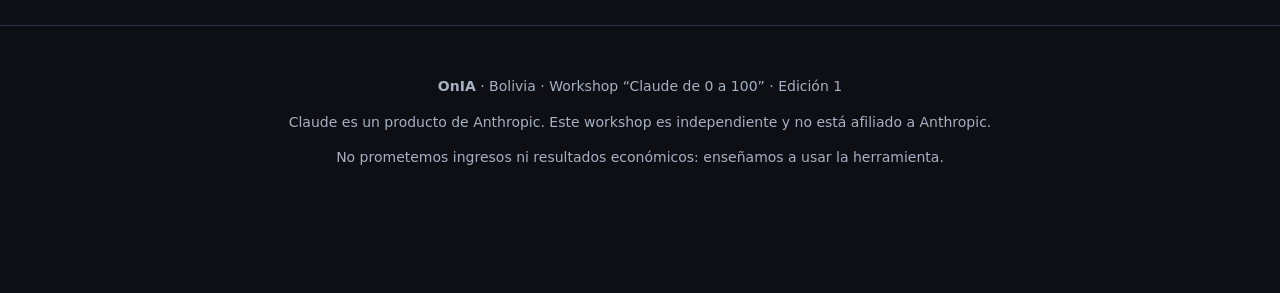
<file: grokbot-workspace/entregables-workshop/web/index.html>
<!doctype html>
<html lang="es">
<head>
<meta charset="utf-8">
<meta name="viewport" content="width=device-width, initial-scale=1">
<title>Claude de 0 a 100 · Workshop en vivo con Sergio Urcullo (OnIA)</title>
<meta name="description" content="3 clases en vivo por Google Meet para aprender a usar Claude desde cero, con tus propias tareas. Martes 3, jueves 5 y sábado 7 de noviembre, 19:00 (hora de Bolivia).">
<!--
  BORRADOR de OnIA — NO PUBLICAR sin el sí de Sergio con captura.
  Un solo archivo, sin dependencias externas. Todo lo editable está en CONFIG (al final del archivo, en el bloque de JavaScript).
  Precio: Bs 50 fijo (D-20261101-009 cerrada el 1/11/2026). Cobro solo con QR de Yolo. Pendientes: política de devolución (D-20261101-013),
  foto de Sergio, y revisión legal del nombre (usa la marca "Claude" y se parece a "Claude desde 0 a 100" de Enrique Rocha).
-->
<style>
  :root{
    --bg:#0d0f14; --bg2:#151923; --card:#1b2030; --line:#2a3145;
    --txt:#eef1f7; --muted:#a8b0c3; --acc:#ff7a45; --acc2:#ffb347; --ok:#3ddc97; --wa:#25d366;
    --r:16px; --max:1040px;
  }
  *{box-sizing:border-box}
  html{scroll-behavior:smooth}
  body{margin:0;font-family:system-ui,-apple-system,"Segoe UI",Roboto,Ubuntu,"Helvetica Neue",Arial,sans-serif;
       background:var(--bg);color:var(--txt);line-height:1.55;font-size:17px}
  a{color:var(--acc2)}
  .wrap{max-width:var(--max);margin:0 auto;padding:0 20px}
  .draft{background:#5a1d1d;color:#ffd7d7;text-align:center;font-size:14px;padding:8px 12px}
  header.top{position:sticky;top:0;z-index:10;background:rgba(13,15,20,.92);backdrop-filter:blur(6px);border-bottom:1px solid var(--line)}
  header.top .wrap{display:flex;align-items:center;justify-content:space-between;gap:12px;padding-top:10px;padding-bottom:10px}
  .logo{font-weight:800;letter-spacing:.5px}
  .logo span{color:var(--acc)}
  .btn{display:inline-flex;align-items:center;justify-content:center;gap:10px;border:0;cursor:pointer;
       font:inherit;font-weight:700;text-decoration:none;border-radius:999px;padding:14px 24px;transition:transform .15s,box-shadow .15s}
  .btn:hover{transform:translateY(-1px)}
  .btn-wa{background:var(--wa);color:#06260f;box-shadow:0 6px 24px rgba(37,211,102,.25)}
  .btn-ghost{background:transparent;color:var(--txt);border:1px solid var(--line)}
  .btn-sm{padding:9px 16px;font-size:15px}
  section{padding:64px 0;border-bottom:1px solid var(--line)}
  h1,h2,h3{line-height:1.15;margin:0 0 14px}
  h1{font-size:clamp(34px,6vw,58px);letter-spacing:-1px}
  h2{font-size:clamp(26px,4vw,38px)}
  h3{font-size:20px}
  .tag{display:inline-block;background:var(--card);border:1px solid var(--line);color:var(--acc2);
       padding:6px 12px;border-radius:999px;font-size:13px;font-weight:700;letter-spacing:.4px;text-transform:uppercase}
  .muted{color:var(--muted)}
  .hero{padding:56px 0 64px;background:radial-gradient(1200px 500px at 80% -10%,rgba(255,122,69,.18),transparent 60%)}
  .hero-grid{display:grid;grid-template-columns:1.3fr .9fr;gap:36px;align-items:center}
  .grad{background:linear-gradient(90deg,var(--acc),var(--acc2));-webkit-background-clip:text;background-clip:text;color:transparent}
  .facts{display:flex;flex-wrap:wrap;gap:10px;margin:22px 0 26px}
  .fact{background:var(--card);border:1px solid var(--line);border-radius:12px;padding:10px 14px;font-size:15px}
  .fact b{display:block;font-size:12px;color:var(--muted);text-transform:uppercase;letter-spacing:.5px;font-weight:600}
  .card{background:var(--card);border:1px solid var(--line);border-radius:var(--r);padding:24px}
  .avatar{width:100%;aspect-ratio:4/5;border-radius:var(--r);border:1px solid var(--line);
          background:linear-gradient(160deg,#232a3d,#141824);display:flex;flex-direction:column;align-items:center;justify-content:center;
          color:var(--muted);text-align:center;padding:20px;font-size:14px}
  .avatar .ini{font-size:72px;font-weight:800;color:var(--acc);line-height:1}
  .cd{display:flex;gap:10px;margin-top:6px}
  .cd div{background:var(--bg2);border:1px solid var(--line);border-radius:10px;padding:8px 10px;min-width:62px;text-align:center}
  .cd b{display:block;font-size:24px}
  .cd small{color:var(--muted);font-size:11px;text-transform:uppercase}
  .grid3{display:grid;grid-template-columns:repeat(3,1fr);gap:18px}
  .grid2{display:grid;grid-template-columns:repeat(2,1fr);gap:18px}
  .clase .num{color:var(--acc);font-weight:800;font-size:14px;letter-spacing:.5px;text-transform:uppercase}
  .clase .fecha{color:var(--muted);font-size:14px;margin-bottom:10px}
  .clase ul{padding-left:18px;margin:8px 0 0}
  .clase li{margin:4px 0}
  .sale{margin-top:12px;padding-top:12px;border-top:1px dashed var(--line);font-size:15px}
  .sale b{color:var(--ok)}
  ul.check{list-style:none;padding:0;margin:0}
  ul.check li{padding-left:30px;position:relative;margin:10px 0}
  ul.check li::before{content:"✓";position:absolute;left:0;top:0;color:var(--ok);font-weight:800}
  ul.no li::before{content:"✕";color:#ff6b6b}
  .price{text-align:center}
  .price .big{overflow-wrap:anywhere;font-size:clamp(48px,8vw,72px);font-weight:800;line-height:1}
  .price .old{color:var(--muted);font-size:18px}
  .pill{display:inline-block;background:rgba(61,220,151,.12);color:var(--ok);border:1px solid rgba(61,220,151,.35);
        padding:4px 10px;border-radius:999px;font-size:13px;font-weight:700}
  .steps{counter-reset:s;list-style:none;padding:0;margin:0}
  .steps li{counter-increment:s;position:relative;padding:0 0 18px 50px}
  .steps li::before{content:counter(s);position:absolute;left:0;top:-2px;width:34px;height:34px;border-radius:50%;
       background:var(--acc);color:#1a0d06;font-weight:800;display:flex;align-items:center;justify-content:center}
  details{background:var(--card);border:1px solid var(--line);border-radius:12px;padding:14px 18px;margin:10px 0}
  summary{cursor:pointer;font-weight:700}
  details p{margin:10px 0 0;color:var(--muted)}
  footer{padding:36px 0 110px;color:var(--muted);font-size:14px;text-align:center}
  .float{position:fixed;left:0;right:0;bottom:0;z-index:20;padding:10px 16px;background:rgba(13,15,20,.95);
         border-top:1px solid var(--line);display:none;justify-content:center}
  .closed,[hidden]{display:none!important}
  :focus-visible{outline:3px solid var(--acc2);outline-offset:4px}
  section[id]{scroll-margin-top:80px}
  @media(prefers-reduced-motion:reduce){html{scroll-behavior:auto}.btn{transition:none}}
  @media (max-width:860px){
    .hero-grid,.grid3,.grid2{grid-template-columns:1fr}
    .avatar{aspect-ratio:16/10}
    .float{display:flex}
    header.top .btn{display:none}
  }
</style>
</head>
<body>

<div class="draft" id="draftBanner">BORRADOR interno de OnIA · no publicar sin el sí de Sergio · CONFIG pendiente: precio · devolución · foto</div>

<header class="top">
  <div class="wrap">
    <div class="logo">On<span>IA</span> · Claude de 0 a 100</div>
    <a class="btn btn-wa btn-sm js-wa" href="#" target="_blank" rel="noopener">Reservar por WhatsApp</a>
  </div>
</header>

<!-- 1. PORTADA: cara + producto + con qué sales (Enrique Rocha: portada con su cara y "con qué salís") -->
<section class="hero">
  <div class="wrap hero-grid">
    <div>
      <span class="tag">Workshop en vivo · Edición 1 · Noviembre 2026</span>
      <h1 style="margin-top:16px">Claude <span class="grad">de 0 a 100</span></h1>
      <p style="font-size:20px;margin:0 0 6px">Pasa de “no sé qué escribirle” a dejarle trabajo armado a la IA, con <b>tus propias tareas</b>.</p>
      <p class="muted" style="margin:0">3 clases en vivo por Google Meet, desde cero, en español y con práctica. Te lo enseña Sergio Urcullo, fundador de OnIA (Bolivia).</p>

      <div class="facts">
        <div class="fact"><b>Fechas</b>Mar 3 · Jue 5 · Sáb 7 de nov</div>
        <div class="fact"><b>Hora</b>19:00 (hora de Bolivia)</div>
        <div class="fact"><b>Dónde</b>Google Meet, en vivo</div>
        <div class="fact"><b>Lugares</b><span class="js-cupos">60</span> en total</div>
        <div class="fact"><b>Precio</b><span class="js-precio-corto">Precio por confirmar</span> por las 3 clases</div>
      </div>

      <div style="display:flex;flex-wrap:wrap;gap:12px;align-items:center">
        <a class="btn btn-wa js-wa" href="#" target="_blank" rel="noopener">💬 Escríbeme “TALLER” por WhatsApp</a>
        <a class="btn btn-ghost" href="#temario">Ver el temario</a>
      </div>
      <p class="muted" style="font-size:14px;margin-top:10px">Te respondo con los detalles y el QR para pagar. Si no puedes a las 19:00, recibes las grabaciones.</p>

      <div id="countdownBox" style="margin-top:18px">
        <div class="muted" style="font-size:13px" id="countdownLabel">La clase 1 empieza en:</div>
        <div class="cd" id="countdown">
          <div><b id="cdD">–</b><small>días</small></div>
          <div><b id="cdH">–</b><small>horas</small></div>
          <div><b id="cdM">–</b><small>min</small></div>
        </div>
      </div>
    </div>
    <div>
      <!-- Foto aprobada: editar CONFIG.fotoSergio. -->
      <div id="fotoSergio" class="avatar" role="img" aria-label="Foto de Sergio Urcullo (pendiente)">
        <div class="ini">SU</div>
        <div style="margin-top:10px">Sergio Urcullo · 16 años<br>Fundador de OnIA</div>
        <div style="margin-top:8px;font-size:12px;opacity:.7">[CONFIG.fotoSergio: foto aprobada pendiente]</div>
      </div>
    </div>
  </div>
</section>

<!-- 2. PROBLEMA: la culpa no es de la persona (Enrique Rocha) -->
<section>
  <div class="wrap">
    <span class="tag">¿Te pasa esto?</span>
    <h2 style="margin-top:14px">Abriste la IA, le escribiste algo… y te devolvió cualquier cosa.</h2>
    <div class="grid2" style="margin-top:20px">
      <div>
        <p>No es que no seas “de tecnología”. Es que <b>nadie te enseñó a pedirle bien las cosas</b> para tu trabajo real: correos, resúmenes, mensajes a clientes, informes, archivos.</p>
        <p class="muted">Si le hablas vago, te responde vago. Si le das rol, contexto, tarea, formato y un ejemplo, te devuelve algo que ya puedes usar. Eso se aprende en una tarde, practicando.</p>
      </div>
      <div class="card">
        <div class="muted" style="font-size:13px;margin-bottom:6px">Antes</div>
        <div style="font-family:ui-monospace,Consolas,monospace;font-size:15px">“escribe un mensaje para un cliente”</div>
        <div class="muted" style="font-size:13px;margin:14px 0 6px">Después (lo que practicas en la clase 1)</div>
        <div style="font-family:ui-monospace,Consolas,monospace;font-size:15px">“Eres dueña de una tienda en Santa Cruz. Un cliente pregunta si hay stock. Respóndele por WhatsApp, cálido, en 3 líneas, con precio y cómo pagar por QR.”</div>
      </div>
    </div>
  </div>
</section>

<!-- 3. TEMARIO con "con qué sales" por clase (Erik Taveras / Santiago Muñoz: vender el resultado, no la clase) -->
<section id="temario">
  <div class="wrap">
    <span class="tag">Temario</span>
    <h2 style="margin-top:14px">3 clases, cada una con algo hecho al final</h2>
    <p class="muted">Cada clase dura unas 2 horas: un bloque de explicación, una pausa de 10 minutos y un bloque de práctica.</p>
    <div class="grid3" style="margin-top:22px">
      <div class="card clase">
        <div class="num">Clase 1</div>
        <div class="fecha">Martes 3 de noviembre · 19:00</div>
        <h3>Desde cero: hablarle bien a la IA</h3>
        <ul>
          <li>Qué es Claude y qué no (vs. Google y ChatGPT)</li>
          <li>Crear tu cuenta y conocer la interfaz</li>
          <li>Por qué te da respuestas genéricas</li>
          <li>La fórmula: rol + contexto + tarea + formato + ejemplo</li>
          <li>En vivo: un correo, un resumen y un mensaje a un cliente</li>
        </ul>
        <div class="sale"><b>Sales con:</b> tu cuenta lista y 3 tareas reales resueltas con la fórmula.</div>
      </div>
      <div class="card clase">
        <div class="num">Clase 2</div>
        <div class="fecha">Jueves 5 de noviembre · 19:00</div>
        <h3>Tus archivos y proyectos</h3>
        <ul>
          <li>Subir PDF, Excel e imágenes: resumir, extraer y comparar</li>
          <li>Verificar lo que responde y qué no subir (privacidad)</li>
          <li>Proyectos: un asistente con tus instrucciones fijas</li>
          <li>Artifacts: una tabla o documento listo para usar</li>
        </ul>
        <div class="sale"><b>Sales con:</b> tu primer Proyecto armado para una tarea que repites.</div>
      </div>
      <div class="card clase">
        <div class="num">Clase 3</div>
        <div class="fecha">Sábado 7 de noviembre · 19:00</div>
        <h3>Flujos y siguiente paso</h3>
        <ul>
          <li>Tu biblioteca de prompts (plantillas que reutilizas)</li>
          <li>Flujos: idea → borrador → revisión → versión final</li>
          <li>Casos: ventas, contenido, estudio y oficina</li>
          <li>Armas tu flujo en vivo y lo compartes</li>
          <li>Qué aprender después (conectores, automatización)</li>
        </ul>
        <div class="sale"><b>Sales con:</b> tu flujo completo documentado en una página.</div>
      </div>
    </div>
  </div>
</section>

<!-- 4. PARA QUIÉN / ESTO NO ES (Enrique Rocha: "Esto NO es" desarma objeciones) -->
<section>
  <div class="wrap grid2">
    <div>
      <span class="tag">Es para ti si…</span>
      <ul class="check" style="margin-top:16px">
        <li>Tienes un negocio, emprendimiento o trabajo con tareas que repites cada semana.</li>
        <li>Probaste ChatGPT o Claude y sentiste que “no te servía”.</li>
        <li>Eres estudiante y quieres usar la IA para aprender, no para copiar.</li>
        <li>Nunca la usaste y quieres empezar con alguien que te explique en simple.</li>
      </ul>
    </div>
    <div>
      <span class="tag">Esto NO es</span>
      <ul class="check no" style="margin-top:16px">
        <li>Un webinar pregrabado: es en vivo y practicas en la clase.</li>
        <li>Una charla con 40 minutos de venta al final.</li>
        <li>Para programadores: no necesitas saber programar.</li>
        <li>Una promesa de ganar plata con IA. Es aprender a usarla bien.</li>
      </ul>
    </div>
  </div>
</section>

<!-- 5. QUIÉN ES SERGIO (Garry Tan: crudo y real; Erik Taveras: "no soy un gurú"; construir en público) -->
<section id="sergio">
  <div class="wrap grid2" style="align-items:center">
    <div>
      <span class="tag">Quién te enseña</span>
      <h2 style="margin-top:14px">Hola, soy Sergio. Tengo 16 años y fundé OnIA.</h2>
      <p>OnIA es mi startup de inteligencia artificial en Bolivia. La dirijo con agentes de IA que preparan el trabajo, y yo reviso y apruebo todo antes de que salga.</p>
      <p>No soy un gurú ni te voy a vender humo. Aprendí probando, equivocándome y volviendo a probar, y ahora enseño lo que uso todos los días: cómo pedirle bien las cosas a la IA para que trabaje para ti.</p>
      <p class="muted">Mientras dure el workshop voy mostrando el detrás de escena en mis redes.</p>
    </div>
    <div class="card">
      <h3>Lo que incluye</h3>
      <ul class="check">
        <li>3 clases en vivo por Google Meet (unas 2 horas cada una)</li>
        <li>Práctica con tus propias tareas, no con ejemplos de libro</li>
        <li>Grabaciones de las 3 clases con acceso por 30 días, aunque te sumes tarde</li>
        <li>Prompts y plantillas listos para copiar</li>
        <li>Grupo de WhatsApp de inscritos para dudas</li>
        <li>Solo necesitas una cuenta gratis de Claude (la creamos juntos)</li>
      </ul>
    </div>
  </div>
</section>

<!-- 6. PRECIO claro + cómo reservar (Bolivia: WhatsApp + QR; urgencia solo real) -->
<section id="reservar">
  <div class="wrap">
    <div class="card price" style="max-width:640px;margin:0 auto">
      <span class="tag">Precio por la serie completa (3 clases)</span>
      <div style="margin:20px 0 6px"><span class="big js-precio">Precio por confirmar</span></div>
      <div class="old js-precio-nota">CONFIG: definir precio aprobado y fecha de cambio, si aplica.</div>
      <div style="margin:14px 0"><span class="pill"><span class="js-cupos">60</span> lugares en total</span></div>
      <p class="muted" style="font-size:15px">Pagas con QR desde la app de tu banco. <span class="js-devolucion">CONFIG: política de devolución por confirmar antes del pago.</span></p>
      <div id="openBox">
        <a class="btn btn-wa js-wa" href="#" target="_blank" rel="noopener" style="margin-top:6px">💬 Reservar mi lugar por WhatsApp</a>
        <p class="muted" style="font-size:13px;margin-top:10px">Se abre WhatsApp con el mensaje “TALLER” ya escrito. Solo tienes que enviarlo.</p>
      </div>
      <div id="closedBox" class="closed">
        <p><b>Esta edición ya terminó.</b> Escríbeme si quieres enterarte de la próxima.</p>
        <a class="btn btn-wa js-wa-next" href="#" target="_blank" rel="noopener">💬 Avísame de la próxima</a>
      </div>
      <div style="margin-top:14px"><button class="btn btn-ghost btn-sm" id="icsBtn" type="button">📅 Agregar las 3 clases a mi calendario</button></div>
    </div>

    <h3 style="margin-top:44px;text-align:center">Cómo reservar</h3>
    <ol class="steps" style="max-width:560px;margin:18px auto 0">
      <li>Toca el botón y envía “TALLER” por WhatsApp.</li>
      <li>Te respondo con los detalles y el QR para pagar.</li>
      <li>Mandas tu comprobante y te sumo al grupo de inscritos.</li>
      <li>Antes de cada clase te llega el enlace de Meet al grupo.</li>
    </ol>
  </div>
</section>

<!-- 7. PREGUNTAS FRECUENTES (objeciones del público con sus palabras: Santiago Muñoz / Enrique Rocha "Pero…") -->
<section>
  <div class="wrap" style="max-width:760px">
    <span class="tag">Preguntas frecuentes</span>
    <h2 style="margin-top:14px">“Pero Sergio…”</h2>
    <details><summary>¿Necesito saber programar?</summary><p>No. Todo es escribir en español, como le escribirías a una persona. Si sabes usar WhatsApp, puedes seguir el workshop.</p></details>
    <details><summary>¿Tengo que pagar Claude?</summary><p>No para el workshop. Usamos la cuenta gratis y la creamos juntos en la clase 1. Algunas funciones pueden tener límites en el plan gratis: te muestro cuáles en vivo.</p></details>
    <details><summary>¿Y si no puedo a las 19:00 o me pierdo una clase?</summary><p>Todos los inscritos, incluso los que se suman tarde, reciben las grabaciones de las 3 clases con acceso por 30 días.</p></details>
    <details><summary>¿Por qué hay una pausa en cada clase?</summary><p>Cada clase tiene dos bloques en dos salas de Meet seguidas. En la pausa de 10 minutos te paso el enlace del segundo bloque por el chat y por el grupo.</p></details>
    <details><summary>¿Qué necesito para conectarme?</summary><p>Una computadora o laptop (es más cómodo que el celular), internet estable y un correo para crear tu cuenta de Claude.</p></details>
    <details><summary>¿Me sirve si ya uso ChatGPT?</summary><p>Sí. Lo que aprendes (cómo pedir, cómo trabajar con archivos y cómo armar flujos) sirve igual. Usamos Claude porque permite armar Proyectos con tus archivos.</p></details>
    <details><summary>¿Cómo pago?</summary><p>Con QR desde la app de tu banco. Te lo paso por WhatsApp cuando me escribas.</p></details>
  </div>
</section>

<footer>
  <div class="wrap">
    <p><b>OnIA</b> · Bolivia · Workshop “Claude de 0 a 100” · Edición 1</p>
    <p>Claude es un producto de Anthropic. Este workshop es independiente y no está afiliado a Anthropic.</p>
    <p>No prometemos ingresos ni resultados económicos: enseñamos a usar la herramienta.</p>
  </div>
</footer>

<div class="float"><a class="btn btn-wa js-wa" href="#" target="_blank" rel="noopener" style="width:100%;max-width:480px">💬 Reservar por WhatsApp</a></div>

<script>
/* ===================== CONFIG (editar aquí) ===================== */
const CONFIG = {
  // Número de WhatsApp de OnIA para talleres (encontrado en /workspace: taller-claude/anuncio-y-combos.md
  // y ONIA-CENTRAL/docs/reglas/equipo-grok-bot.md). Si cambia, poner solo dígitos con código de país.
  // Si no hubiera número, dejar "NUMERO_WHATSAPP".
  whatsapp: "59175414930",
  // No se encontró enlace de reserva en /workspace. Si existe uno (Luma, formulario), ponerlo aquí y el botón irá ahí.
  enlaceReserva: "",
  mensaje: "TALLER",
  mensajeProxima: "Hola Sergio, avísame de la próxima edición de Claude de 0 a 100",
  // Precio aprobado por Sergio el 1/11/2026: Bs 50 fijo por las 3 clases.
  precioLanzamiento: 50,
  precioRegular: null,
  // Sin cambio de precio programado (D-20261101-009 cerrada). Dejar en null.
  cambioPrecio: null,
  // Escasez real: el cupo lo decidió Sergio (60). No inventar "quedan X".
  cupos: 60,
  // PENDIENTE D-20261101-013: política aprobada; vacío muestra el pendiente.
  devolucion: "",
  // PENDIENTE: ruta local de la foto aprobada, por ejemplo "sergio.jpg".
  fotoSergio: "",
  borrador: true,
  clases: [
    { n: 1, titulo: "Claude de 0 a 100 · Clase 1: Desde cero", inicio: "2026-11-03T19:00:00-04:00" },
    { n: 2, titulo: "Claude de 0 a 100 · Clase 2: Archivos y proyectos", inicio: "2026-11-05T19:00:00-04:00" },
    { n: 3, titulo: "Claude de 0 a 100 · Clase 3: Flujos y siguiente paso", inicio: "2026-11-07T19:00:00-04:00" }
  ],
  duracionMin: 115
};
/* ================================================================ */

(function () {
  const $$ = s => Array.from(document.querySelectorAll(s));
  const now = () => new Date();

  function waUrl(text) {
    const num = String(CONFIG.whatsapp || "").replace(/\D/g, "");
    if (!num) return "https://wa.me/NUMERO_WHATSAPP?text=" + encodeURIComponent(text);
    return "https://wa.me/" + num + "?text=" + encodeURIComponent(text);
  }
  const reservaUrl = CONFIG.enlaceReserva ? CONFIG.enlaceReserva : waUrl(CONFIG.mensaje);
  $$(".js-wa").forEach(a => a.href = reservaUrl);
  $$(".js-wa-next").forEach(a => a.href = waUrl(CONFIG.mensajeProxima));
  $$(".js-cupos").forEach(e => e.textContent = CONFIG.cupos);

  const precioValido = p => typeof p === "number" && Number.isFinite(p) && p > 0;
  const foto = CONFIG.fotoSergio.trim();
  const fotoLocal = foto && !foto.startsWith("/") && !foto.includes(":") && !foto.includes("..");
  const pendientes = [];
  if (!precioValido(CONFIG.precioLanzamiento)) pendientes.push("precio");
  if (!CONFIG.devolucion.trim()) pendientes.push("devolución");
  if (!fotoLocal) pendientes.push("foto");
  if (CONFIG.cambioPrecio && (!Number.isFinite(Date.parse(CONFIG.cambioPrecio)) || !precioValido(CONFIG.precioRegular))) pendientes.push("cambio de precio");
  const banner = document.getElementById("draftBanner");
  if (pendientes.length) banner.textContent = "BORRADOR interno · CONFIG pendiente: " + pendientes.join(" · ") + " · no publicar";
  else if (!CONFIG.borrador) banner.remove();
  if (fotoLocal) {
    const img = document.createElement("img");
    img.src = foto; img.alt = "Sergio Urcullo, fundador de OnIA";
    img.className = "avatar"; img.style.cssText = "object-fit:cover;padding:0";
    img.addEventListener("load", () => document.getElementById("fotoSergio").replaceWith(img));
    img.addEventListener("error", () => {
      if (!banner.isConnected) document.body.prepend(banner);
      banner.textContent = "BORRADOR interno · CONFIG.fotoSergio: no se pudo cargar la foto · no publicar";
    });
  }

  // Precio: nunca convertir un pendiente en una oferta publicada.
  const cambio = CONFIG.cambioPrecio ? new Date(CONFIG.cambioPrecio) : null;
  const regular = cambio && now() >= cambio;
  const precio = regular ? CONFIG.precioRegular : CONFIG.precioLanzamiento;
  const precioTexto = precioValido(precio) ? "Bs " + precio : "Precio por confirmar";
  $$(".js-precio, .js-precio-corto").forEach(e => e.textContent = precioTexto);
  let nota = "CONFIG: definir precio aprobado y fecha de cambio, si aplica.";
  if (precioValido(precio)) {
    nota = "Precio por las 3 clases.";
    if (regular) nota = "Precio regular por las 3 clases.";
    else if (cambio && Number.isFinite(cambio.getTime()) && precioValido(CONFIG.precioRegular)) {
      nota = "Precio de lanzamiento hasta el " + cambio.toLocaleString("es-BO", { day: "numeric", month: "long", hour: "2-digit", minute: "2-digit", timeZone: "America/La_Paz" }) + " (Bolivia). Después, Bs " + CONFIG.precioRegular + ".";
    }
  }
  $$(".js-precio-nota").forEach(e => e.textContent = nota);
  $$(".js-devolucion").forEach(e => e.textContent = CONFIG.devolucion.trim() || "CONFIG: política de devolución por confirmar antes del pago.");

  // Cuenta regresiva a la próxima clase; cierre al terminar la clase 3
  const clases = CONFIG.clases.map(c => ({ ...c, d: new Date(c.inicio) }));
  const fin = new Date(clases[clases.length - 1].d.getTime() + CONFIG.duracionMin * 60000);
  function tick() {
    const t = now();
    if (t >= fin) {
      document.getElementById("countdownBox").style.display = "none";
      document.getElementById("openBox").classList.add("closed");
      document.getElementById("closedBox").classList.remove("closed");
      $$(".js-wa").forEach(a => { a.href = waUrl(CONFIG.mensajeProxima); a.textContent = "Avísame de la próxima edición"; });
      return;
    }
    const enCurso = clases.find(c => t >= c.d && t < new Date(c.d.getTime() + CONFIG.duracionMin * 60000));
    document.getElementById("countdown").hidden = Boolean(enCurso);
    if (enCurso) {
      document.getElementById("countdownLabel").textContent = "La clase " + enCurso.n + " está en curso.";
      return;
    }
    const prox = clases.find(c => t < c.d);
    const label = document.getElementById("countdownLabel");
    if (!prox) { label.textContent = "La clase 3 está en curso."; return; }
    label.textContent = prox.n === 1 ? "La clase 1 empieza en:" : "La clase " + prox.n + " empieza en (puedes sumarte y recibes las grabaciones):";
    let s = Math.max(0, Math.floor((prox.d - t) / 1000));
    const d = Math.floor(s / 86400); s -= d * 86400;
    const h = Math.floor(s / 3600); s -= h * 3600;
    const m = Math.floor(s / 60);
    document.getElementById("cdD").textContent = d;
    document.getElementById("cdH").textContent = String(h).padStart(2, "0");
    document.getElementById("cdM").textContent = String(m).padStart(2, "0");
  }
  tick(); setInterval(tick, 30000);

  // Archivo .ics generado en el navegador (sin servicios externos)
  function icsDate(d) { return d.toISOString().replace(/[-:]/g, "").replace(/\.\d{3}/, ""); }
  document.getElementById("icsBtn").addEventListener("click", () => {
    const lines = ["BEGIN:VCALENDAR", "VERSION:2.0", "PRODID:-//OnIA//Claude de 0 a 100//ES", "CALSCALE:GREGORIAN"];
    clases.forEach(c => {
      const end = new Date(c.d.getTime() + CONFIG.duracionMin * 60000);
      lines.push("BEGIN:VEVENT",
        "UID:onia-claude-0a100-clase" + c.n + "@onia",
        "DTSTAMP:" + icsDate(new Date()),
        "DTSTART:" + icsDate(c.d),
        "DTEND:" + icsDate(end),
        "SUMMARY:" + c.titulo,
        "DESCRIPTION:Google Meet. El enlace llega por el grupo de WhatsApp de inscritos.",
        "BEGIN:VALARM", "TRIGGER:-PT30M", "ACTION:DISPLAY", "DESCRIPTION:Clase en 30 minutos", "END:VALARM",
        "END:VEVENT");
    });
    lines.push("END:VCALENDAR");
    const blob = new Blob([lines.join("\r\n")], { type: "text/calendar;charset=utf-8" });
    const a = document.createElement("a");
    a.href = URL.createObjectURL(blob);
    a.download = "claude-de-0-a-100.ics";
    document.body.appendChild(a); a.click(); a.remove();
    setTimeout(() => URL.revokeObjectURL(a.href), 1000);
  });
})();
</script>
</body>
</html>
</file>
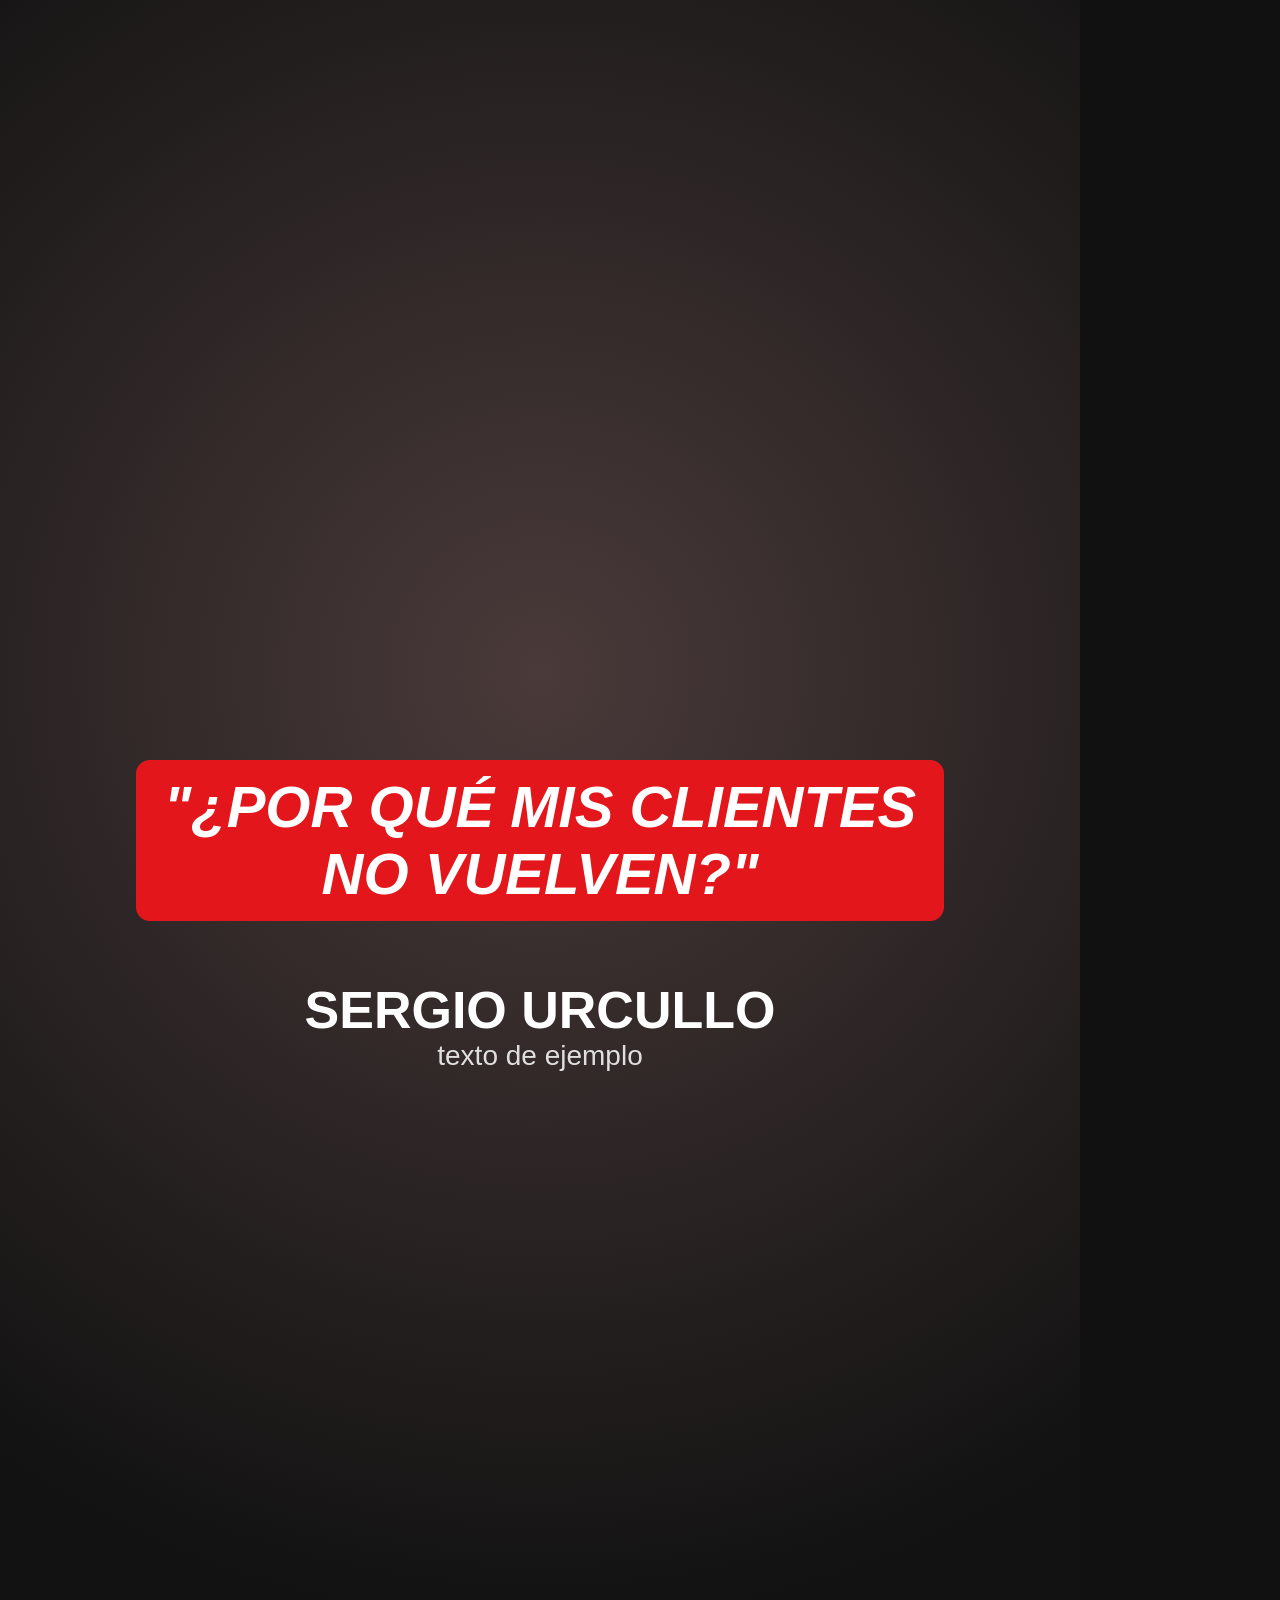
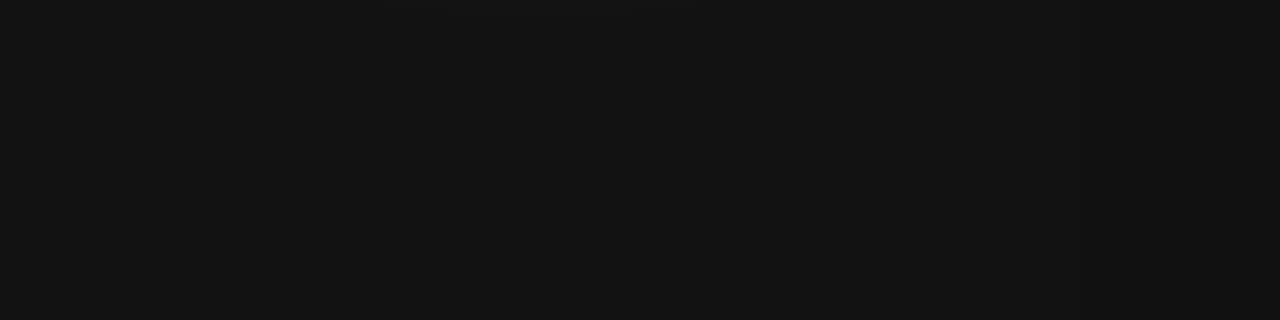
<file: marca-personal/guias/plantillas/caja-roja/index.html>
<!doctype html>
<!--
  Plantilla "caja roja" de la guía de estilo de edición (estilo-de-edicion.md).
  Sale de tres reels de Alex Hormozi ("Why do my employees leave?", "A bad fit is worse than an empty seat" y
  "Master the script like the top 0.01%"), mirados el 3-nov-2026. La pregunta o la promesa va en una caja roja a media
  altura los primeros segundos, con el nombre debajo; después quedan subtítulos chicos de 2 a 4 palabras, con una en color.
  Para usarla: copiar a un proyecto de `hyperframes init`, poner el video de Sergio en #cara (quitar #fondo),
  y cambiar la caja, el nombre y los subtítulos. Los tiempos van en segundos.
-->
<html lang="es" data-resolution="portrait">
  <head>
    <meta charset="UTF-8" />
    <meta name="viewport" content="width=1080, height=1920" />
    <script src="https://cdn.jsdelivr.net/npm/gsap@3.15.0/dist/gsap.min.js"></script>
    <style>
      :root {
        --rojo: #e3161b;
        --texto: #ffffff;
        --acento: #ffd21f; /* en el clip de escenario; en el de podcast la palabra va solo en negrita */
        --fuente: "Montserrat", sans-serif;
      }
      * { margin: 0; padding: 0; box-sizing: border-box; }
      html, body { width: 1080px; height: 1920px; overflow: hidden; background: #111; }
      #root { position: relative; width: 100%; height: 100%; font-family: var(--fuente); }
      #cara, #fondo { position: absolute; inset: 0; width: 100%; height: 100%; object-fit: cover; }
      #fondo { background: radial-gradient(circle at 50% 35%, #4a3a3a, #121212 70%); }

      /* Caja roja: mayúsculas, cursiva gruesa, a media altura. */
      #caja { position: absolute; top: 760px; left: 0; width: 100%; text-align: center; }
      #caja span { display: inline-block; background: var(--rojo); color: var(--texto); font-size: 58px; font-weight: 900; font-style: italic; text-transform: uppercase; line-height: 1.15; padding: 14px 28px; border-radius: 14px; }
      /* Nombre debajo, como en el de podcast. */
      #nombre { position: absolute; top: 980px; left: 0; width: 100%; text-align: center; color: var(--texto); }
      #nombre b { display: block; font-size: 52px; font-weight: 900; text-transform: uppercase; }
      #nombre small { font-size: 28px; opacity: 0.85; }

      /* Subtítulos chicos a media altura, 2 a 4 palabras, una en color. */
      .sub { position: absolute; top: 1080px; left: 0; width: 100%; text-align: center; color: var(--texto); font-size: 46px; font-weight: 600; text-shadow: 0 3px 10px rgba(0, 0, 0, 0.8); }
      .sub b { color: var(--acento); font-weight: 900; }
    </style>
  </head>
  <body>
    <div id="root" data-composition-id="main" data-start="0" data-duration="9" data-width="1080" data-height="1920">
      <!-- Con el video de Sergio: <video id="cara" class="clip" data-start="0" data-duration="9" data-track-index="0" src="cara.mp4" muted playsinline></video> -->
      <div id="fondo" class="clip" data-start="0" data-duration="9" data-track-index="0"></div>

      <div id="caja" class="clip" data-start="0" data-duration="5" data-track-index="1"><span>"¿Por qué mis clientes<br />no vuelven?"</span></div>
      <div id="nombre" class="clip" data-start="0" data-duration="5" data-track-index="2"><b>Sergio Urcullo</b><small>texto de ejemplo</small></div>

      <div id="s1" class="sub clip" data-start="5" data-duration="1.3" data-track-index="3">porque nadie les <b>escribe</b></div>
      <div id="s2" class="sub clip" data-start="6.3" data-duration="1.2" data-track-index="3">tras la <b>venta</b></div>
      <div id="s3" class="sub clip" data-start="7.5" data-duration="1.5" data-track-index="3">eso se <b>automatiza</b></div>
    </div>
    <script>
      const tl = gsap.timeline({ paused: true });
      // La caja y el nombre ya están en el primer cuadro; los subtítulos entran de golpe.
      gsap.utils.toArray(".sub").forEach((el) => {
        tl.fromTo(el, { opacity: 0 }, { opacity: 1, duration: 0.06 }, Number(el.dataset.start));
      });
      window.__timelines = window.__timelines || {};
      window.__timelines["main"] = tl;
      tl.seek(0);
    </script>
  </body>
</html>
</file>
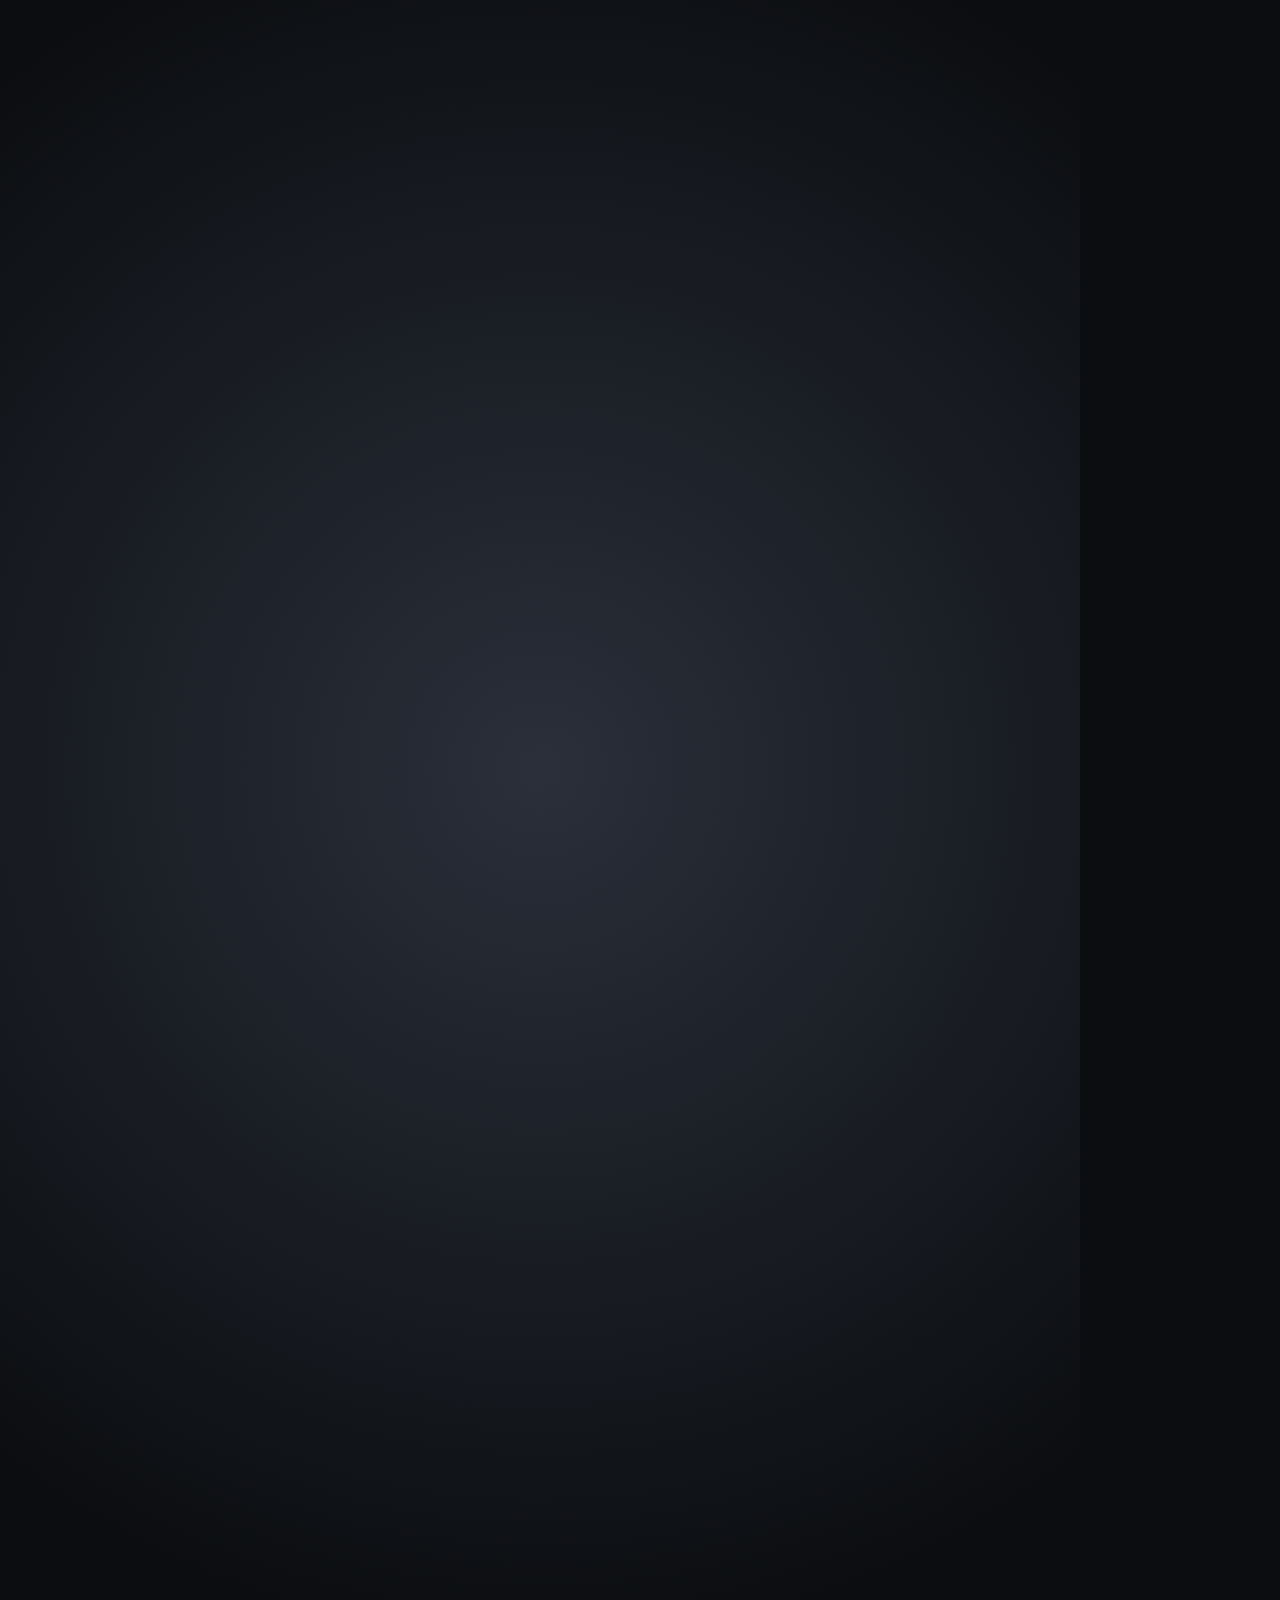
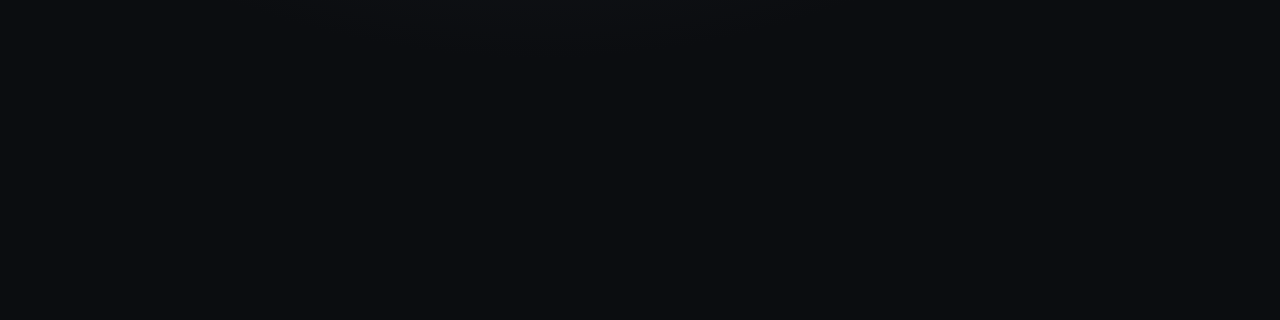
<file: marca-personal/guias/plantillas/cara-con-iconos/index.html>
<!doctype html>
<!--
  Plantilla "cara con íconos" de la guía de estilo de edición (estilo-de-edicion.md).
  Sale de tres reels de Erik Taveras ("Vulnerabilidad de Node.js", "Sesión de Claude y Codex" y "Ruta de aprendizaje"),
  mirados a un cuadro por segundo el 3-nov-2026. Varía entre ellos el acento (--acento) y si los subtítulos van en mayúsculas (--mayus).
  Para usarla: copiar este archivo a un proyecto de `hyperframes init`, poner el video de Sergio en #cara
  (quitar #fondo), y cambiar los subtítulos, los íconos y la palabra del cierre. Los tiempos van en segundos.
-->
<html lang="es" data-resolution="portrait">
  <head>
    <meta charset="UTF-8" />
    <meta name="viewport" content="width=1080, height=1920" />
    <script src="https://cdn.jsdelivr.net/npm/gsap@3.15.0/dist/gsap.min.js"></script>
    <style>
      :root {
        --fondo: #0b0d10;
        --texto: #ffffff;
        --acento: #3ee0a1;
        --mayus: uppercase; /* none para minúsculas, como en "Ruta de aprendizaje", donde además van más chicas: bajar el font-size de .sub a mano */
        --suave: rgba(255, 255, 255, 0.6);
        --mono: "DejaVu Sans Mono", monospace;
        --titular: "Oswald", sans-serif;
      }
      * { margin: 0; padding: 0; box-sizing: border-box; }
      html, body { width: 1080px; height: 1920px; overflow: hidden; background: var(--fondo); }
      #root { position: relative; width: 100%; height: 100%; font-family: var(--titular); }
      #cara, #fondo { position: absolute; inset: 0; width: 100%; height: 100%; object-fit: cover; }
      #fondo { background: radial-gradient(circle at 50% 40%, #2a2f3a, var(--fondo) 70%); }

      /* Subtítulos: 2 a 4 palabras, arriba, una palabra en el acento; mayúsculas o minúsculas según --mayus. */
      .sub {
        position: absolute; top: 150px; left: 0; width: 100%;
        text-align: center; color: var(--texto);
        font-size: 64px; font-weight: 700; text-transform: var(--mayus); letter-spacing: 0.01em;
        text-shadow: 0 4px 18px rgba(0, 0, 0, 0.7);
      }
      .sub b { color: var(--acento); font-weight: 700; }

      /* Gráfico: íconos a la altura del pecho, unidos por líneas finas, con etiquetas monoespaciadas. */
      #grafico { position: absolute; left: 0; top: 1020px; width: 100%; height: 520px; }
      .etiqueta { font-family: var(--mono); font-size: 28px; letter-spacing: 0.14em; color: var(--suave); text-transform: uppercase; }
      .etiqueta::before { content: "• "; color: var(--acento); }
      .nodo .etiqueta::before { content: none; }
      #titulo-grafico { position: absolute; left: 0; top: 0; width: 100%; text-align: center; }
      .nodo { position: absolute; width: 150px; text-align: center; }
      .nodo .icono {
        width: 110px; height: 110px; margin: 0 auto 14px; border-radius: 50%;
        border: 3px solid var(--acento); display: flex; align-items: center; justify-content: center;
        color: var(--texto); font-family: var(--mono); font-size: 30px; font-weight: 700; background: rgba(0, 0, 0, 0.45);
      }
      #n1 { left: 230px; top: 70px; }
      #n2 { left: 700px; top: 70px; }
      #n3 { left: 465px; top: 300px; }
      #lineas { position: absolute; inset: 0; }
      #lineas line { stroke: var(--acento); stroke-width: 3; }

      /* Cierre: "Comenta PALABRA" con un óvalo que se dibuja. */
      #cierre { position: absolute; left: 0; top: 1150px; width: 100%; text-align: center; }
      #cierre .comenta { color: var(--texto); font-size: 54px; font-weight: 700; text-transform: uppercase; }
      #cierre .palabra { position: relative; display: inline-block; margin-top: 10px; color: var(--acento); font-size: 96px; font-weight: 700; text-transform: uppercase; padding: 10px 50px; }
      #ovalo { position: absolute; left: -10px; top: -10px; width: calc(100% + 20px); height: calc(100% + 20px); overflow: visible; }
      #ovalo ellipse { fill: none; stroke: var(--acento); stroke-width: 5; }
      #cierre .etiqueta { margin-top: 26px; }
    </style>
  </head>
  <body>
    <div id="root" data-composition-id="main" data-start="0" data-duration="8" data-width="1080" data-height="1920">
      <!-- Con el video de Sergio: <video id="cara" class="clip" data-start="0" data-duration="8" data-track-index="0" src="cara.mp4" muted playsinline></video> -->
      <div id="fondo" class="clip" data-start="0" data-duration="8" data-track-index="0"></div>

      <div id="s1" class="sub clip" data-start="0" data-duration="1" data-track-index="1">Aviso <b>importante</b></div>
      <div id="s2" class="sub clip" data-start="1" data-duration="1" data-track-index="1">Para quien tiene <b>agentes</b></div>
      <div id="s3" class="sub clip" data-start="2" data-duration="1.5" data-track-index="1">Hermes o <b>OpenClaw</b></div>
      <div id="s4" class="sub clip" data-start="3.5" data-duration="1.5" data-track-index="1">Hay una <b>vulnerabilidad</b></div>

      <div id="grafico" class="clip" data-start="2" data-duration="3" data-track-index="2">
        <div id="titulo-grafico" class="etiqueta">Aviso de seguridad · 2 nov 2026</div>
        <svg id="lineas" viewBox="0 0 1080 520">
          <line id="l1" x1="305" y1="180" x2="540" y2="360" />
          <line id="l2" x1="775" y1="180" x2="540" y2="360" />
        </svg>
        <div class="nodo" id="n1"><div class="icono">H</div><div class="etiqueta">Hermes</div></div>
        <div class="nodo" id="n2"><div class="icono">OC</div><div class="etiqueta">OpenClaw</div></div>
        <div class="nodo" id="n3"><div class="icono">JS</div><div class="etiqueta">Node.js</div></div>
      </div>

      <div id="cierre" class="clip" data-start="5" data-duration="3" data-track-index="2">
        <div class="comenta">Comenta</div>
        <div class="palabra">
          Actualizar
          <svg id="ovalo" viewBox="0 0 100 100" preserveAspectRatio="none"><ellipse cx="50" cy="50" rx="49" ry="46" pathLength="1" /></svg>
        </div>
        <div class="etiqueta">Te envío la guía</div>
      </div>
    </div>
    <script>
      const tl = gsap.timeline({ paused: true });
      // Subtítulos: entran de golpe, con un salto chico.
      gsap.utils.toArray(".sub").forEach((el) => {
        tl.fromTo(el, { scale: 0.92, opacity: 0 }, { scale: 1, opacity: 1, duration: 0.12, ease: "power2.out" }, Number(el.dataset.start));
      });
      // Gráfico: cada ícono entra con el subtítulo de su palabra (en el reel, en el mismo cuadro).
      tl.from("#titulo-grafico", { opacity: 0, duration: 0.2 }, 2);
      tl.from("#n1", { scale: 0, opacity: 0, duration: 0.3, ease: "back.out(2)" }, 2.1);
      tl.from("#n2", { scale: 0, opacity: 0, duration: 0.3, ease: "back.out(2)" }, 2.6);
      tl.from("#n3", { scale: 0, opacity: 0, duration: 0.3, ease: "back.out(2)" }, 3.5);
      tl.from(["#l1", "#l2"], { attr: { x2: (i) => (i ? 775 : 305), y2: 180 }, duration: 0.4, ease: "power1.inOut" }, 3.6);
      // Cierre: la palabra entra y el óvalo se dibuja un segundo después, como en el reel.
      tl.from("#cierre .comenta", { y: 30, opacity: 0, duration: 0.2 }, 5);
      tl.from("#cierre .palabra", { scale: 0.8, opacity: 0, duration: 0.25, ease: "back.out(2)" }, 5.1);
      tl.fromTo("#ovalo ellipse", { strokeDasharray: 1, strokeDashoffset: 1 }, { strokeDashoffset: 0, duration: 0.6, ease: "power2.inOut" }, 6);
      tl.from("#cierre .etiqueta", { opacity: 0, duration: 0.2 }, 6.6);
      window.__timelines = window.__timelines || {};
      window.__timelines["main"] = tl;
      tl.seek(0);
    </script>
  </body>
</html>
</file>
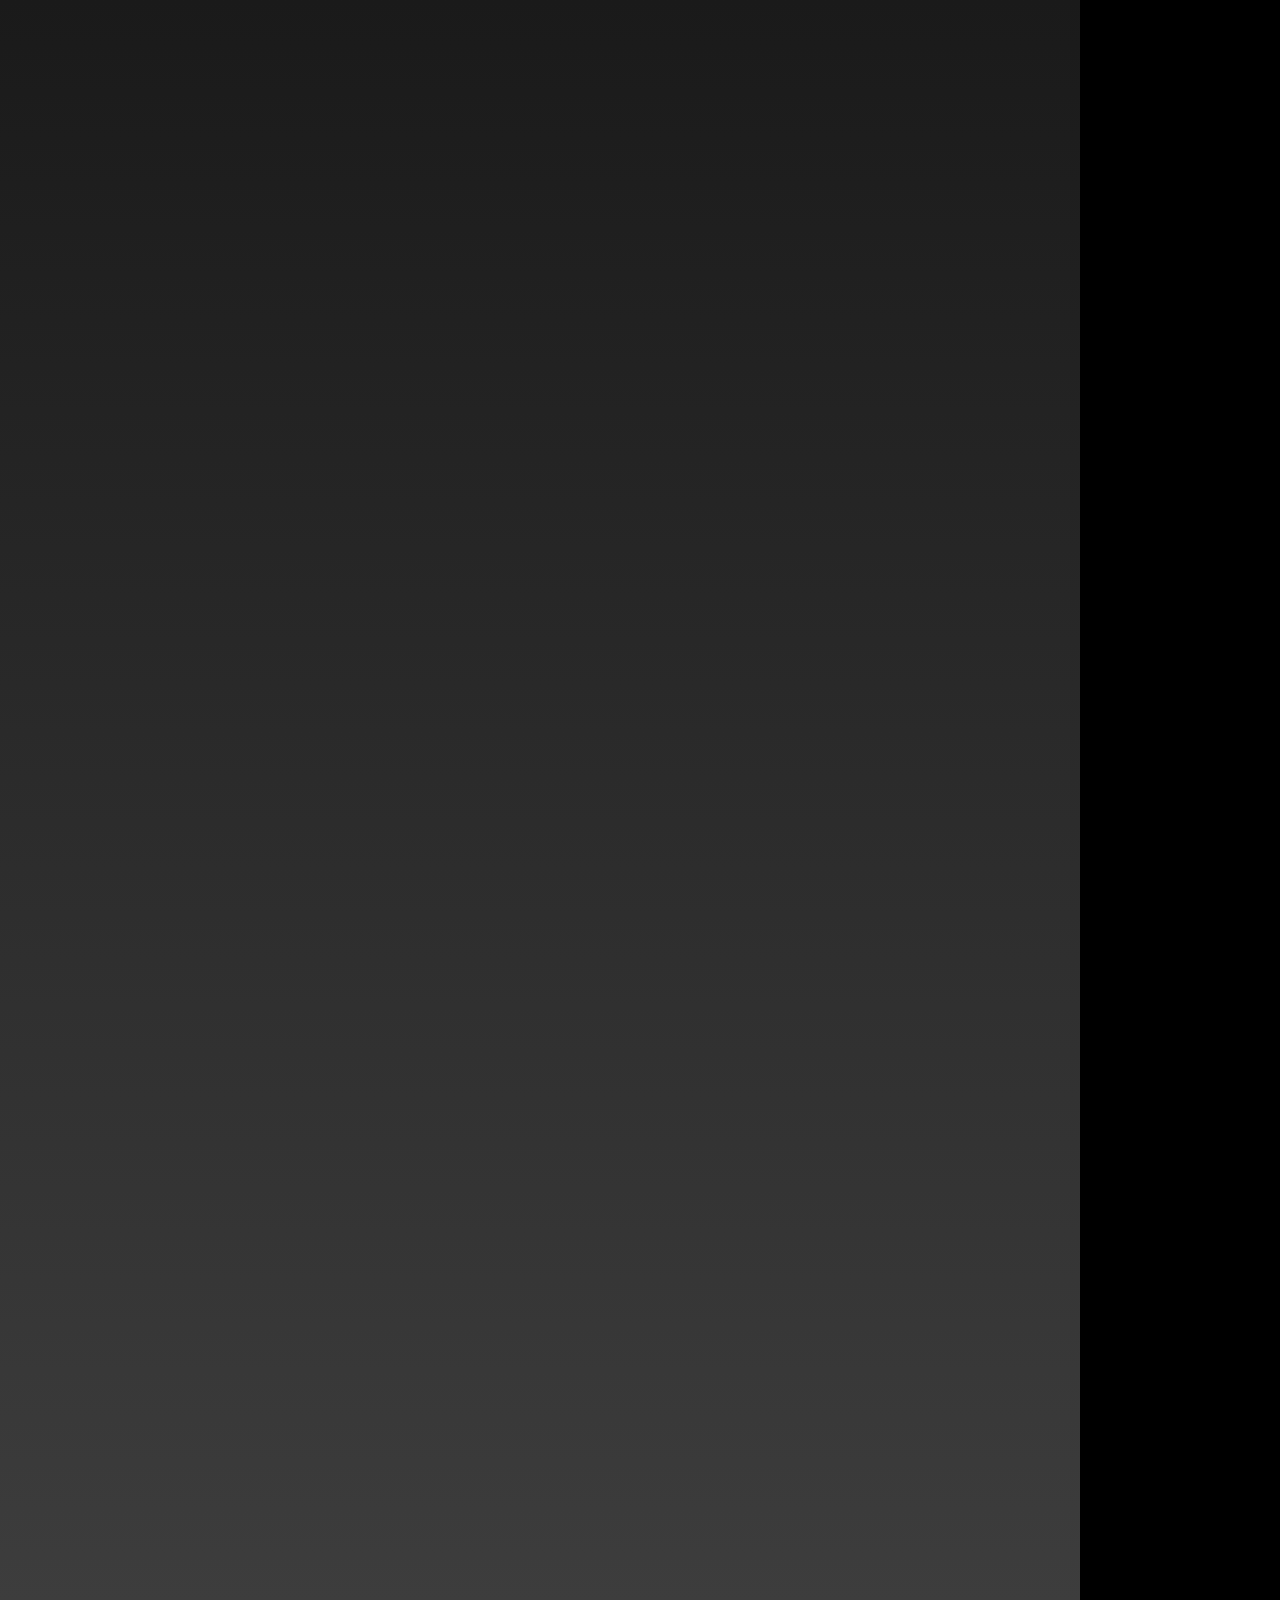
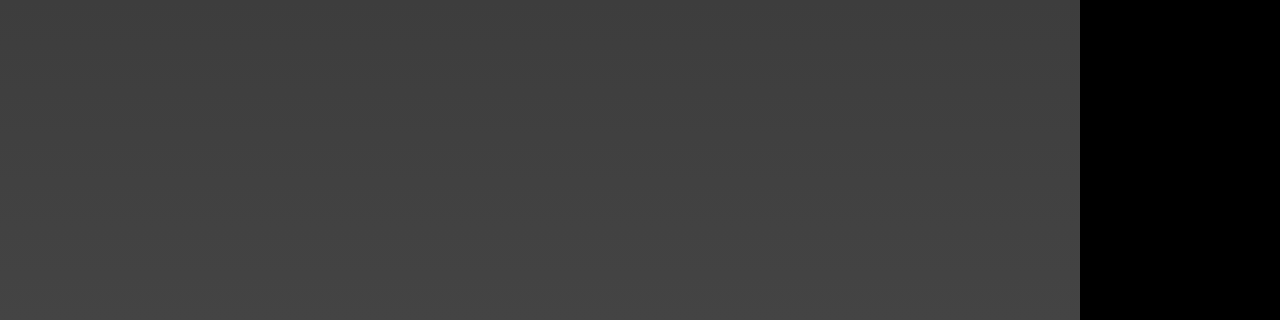
<file: marca-personal/guias/plantillas/historia-con-imagenes/index.html>
<!doctype html>
<!--
  Plantilla "historia con imágenes" de la guía de estilo de edición (estilo-de-edicion.md).
  Sale de tres reels de Iman Gadzhi, mirados el 3-nov-2026: tomas de apoyo (paisajes, manos, caminando) cortadas
  cada 1 a 3 s, con música, sin hablarle a cámara. Si llevan voz en off: sin confirmar (`audio` los clasifica como música). Los tres reels son viejos (de 2020 a 2023).
  Para usarla: copiar a un proyecto de `hyperframes init`, poner cada toma en su <video> (quitar los marcadores),
  sumar la voz y la música como <audio>, y cambiar la frase. Los tiempos van en segundos.
-->
<html lang="es" data-resolution="portrait">
  <head>
    <meta charset="UTF-8" />
    <meta name="viewport" content="width=1080, height=1920" />
    <script src="https://cdn.jsdelivr.net/npm/gsap@3.15.0/dist/gsap.min.js"></script>
    <style>
      :root { --texto: #ffffff; --fuente: "Playfair Display", serif; }
      * { margin: 0; padding: 0; box-sizing: border-box; }
      html, body { width: 1080px; height: 1920px; overflow: hidden; background: #000; }
      #root { position: relative; width: 100%; height: 100%; font-family: var(--fuente); }
      .toma { position: absolute; inset: 0; width: 100%; height: 100%; object-fit: cover; }
      /* Marcadores de las tomas; con video, cada uno es un <video class="toma clip">. */
      #t1 { background: linear-gradient(#7d93a8, #c9d3dc); }
      #t2 { background: linear-gradient(#2b2b2b, #5a4a3a); }
      #t3 { background: linear-gradient(#3d5a3c, #a8b38f); }
      #t4 { background: linear-gradient(#1a1a1a, #444); }
      /* Una sola frase, chica y centrada, en las tomas que la necesitan. */
      .frase { position: absolute; top: 1380px; left: 120px; width: 840px; text-align: center; color: var(--texto); font-size: 44px; font-style: italic; text-shadow: 0 2px 14px rgba(0, 0, 0, 0.8); }
    </style>
  </head>
  <body>
    <div id="root" data-composition-id="main" data-start="0" data-duration="8" data-width="1080" data-height="1920">
      <div id="t1" class="toma clip" data-start="0" data-duration="1.5" data-track-index="0"></div>
      <div id="t2" class="toma clip" data-start="1.5" data-duration="2.5" data-track-index="0"></div>
      <div id="t3" class="toma clip" data-start="4" data-duration="1.2" data-track-index="0"></div>
      <div id="t4" class="toma clip" data-start="5.2" data-duration="2.8" data-track-index="0"></div>

      <div id="f1" class="frase clip" data-start="1.5" data-duration="2.5" data-track-index="1">Hace un año no tenía clientes.</div>
      <div id="f2" class="frase clip" data-start="5.2" data-duration="2.8" data-track-index="1">Esto fue lo que cambié.</div>
      <!-- <audio class="clip" data-start="0" data-duration="8" data-track-index="2" src="voz.wav"></audio>
           <audio class="clip" data-start="0" data-duration="8" data-track-index="3" data-volume="0.25" src="musica.mp3"></audio> -->
    </div>
    <script>
      const tl = gsap.timeline({ paused: true });
      // Cortes secos entre tomas; la frase aparece suave.
      gsap.utils.toArray(".frase").forEach((el) => {
        tl.fromTo(el, { opacity: 0 }, { opacity: 1, duration: 0.4 }, Number(el.dataset.start));
      });
      window.__timelines = window.__timelines || {};
      window.__timelines["main"] = tl;
      tl.seek(0);
    </script>
  </body>
</html>
</file>
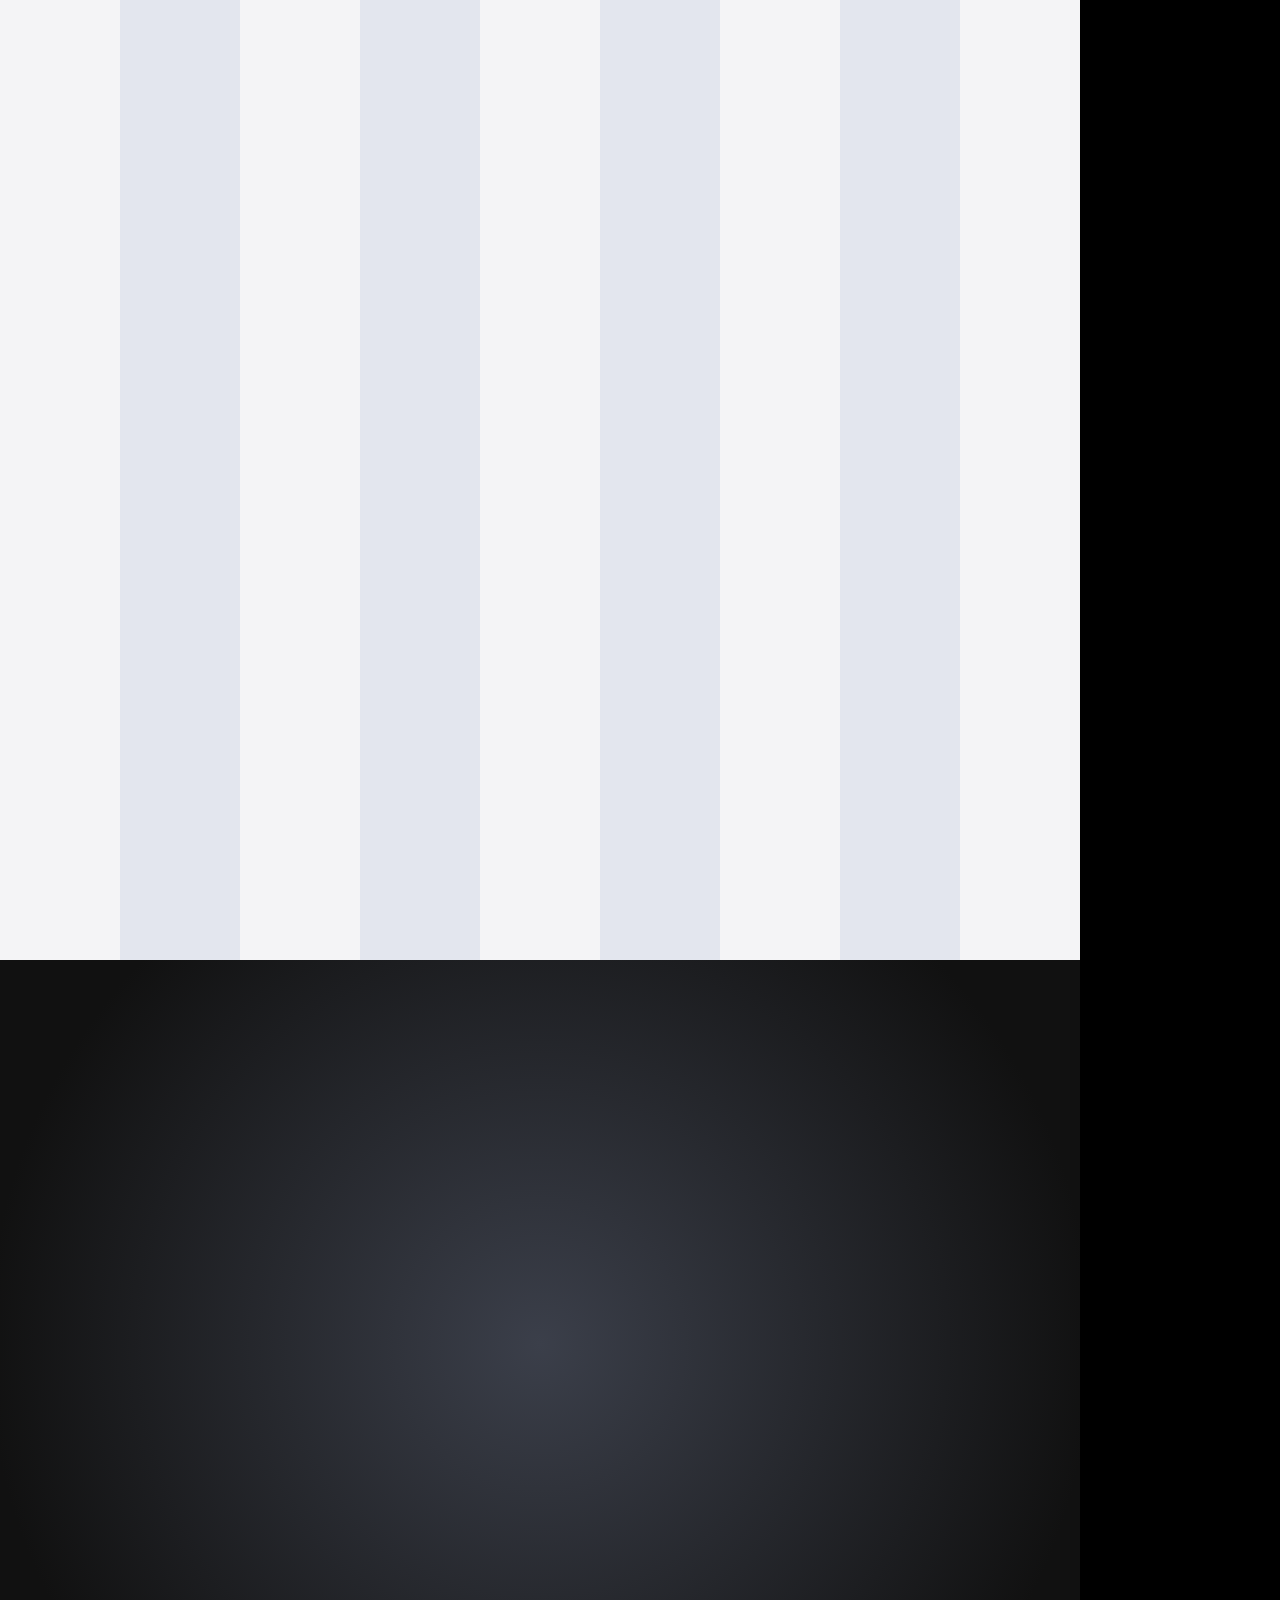
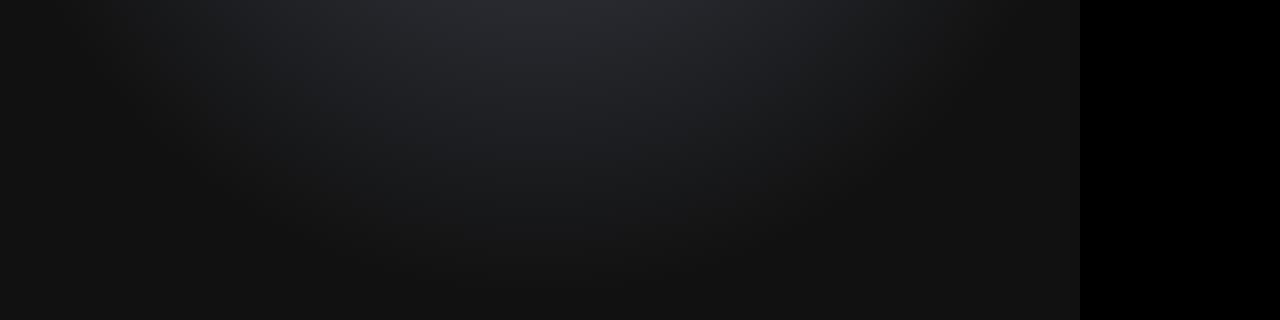
<file: marca-personal/guias/plantillas/pantalla-partida/index.html>
<!doctype html>
<!--
  Plantilla "pantalla partida" de la guía de estilo de edición (estilo-de-edicion.md).
  Sale de dos reels de Santi Muñoz ("Mi Jarvis" y el de las capturas del celular) y de "IA local", de Erik Taveras,
  mirados el 3-nov-2026. Arriba va la prueba (una grabación de pantalla, un flujo o el celular) y abajo la cara,
  con el subtítulo en la línea del medio.
  Para usarla: copiar a un proyecto de `hyperframes init`, poner la grabación de pantalla en #pantalla y el video de
  Sergio en #cara (quitar los dos marcadores), y cambiar los subtítulos. Los tiempos van en segundos.
-->
<html lang="es" data-resolution="portrait">
  <head>
    <meta charset="UTF-8" />
    <meta name="viewport" content="width=1080, height=1920" />
    <script src="https://cdn.jsdelivr.net/npm/gsap@3.15.0/dist/gsap.min.js"></script>
    <style>
      :root {
        --texto: #ffffff;
        --acento: #ffd400; /* Santi usa amarillo; Erik, verde (#3ee0a1) */
        --mayus: uppercase; /* Erik va en minúsculas: none */
        --fuente: "Montserrat", sans-serif;
      }
      * { margin: 0; padding: 0; box-sizing: border-box; }
      html, body { width: 1080px; height: 1920px; overflow: hidden; background: #000; }
      #root { position: relative; width: 100%; height: 100%; font-family: var(--fuente); }
      /* Mitad de arriba: la prueba. Mitad de abajo: la cara. */
      #pantalla, #m-pantalla { position: absolute; left: 0; top: 0; width: 1080px; height: 960px; object-fit: cover; }
      #cara, #m-cara { position: absolute; left: 0; top: 960px; width: 1080px; height: 960px; object-fit: cover; }
      #m-pantalla { background: repeating-linear-gradient(90deg, #f4f4f6 0 120px, #e3e6ee 120px 240px); }
      #m-cara { background: radial-gradient(circle at 50% 40%, #3b3f4a, #111 70%); }

      /* Subtítulo en la línea del medio: 2 a 4 palabras, una en el acento, con contorno para leerse sobre las dos mitades. */
      .sub {
        position: absolute; top: 905px; left: 0; width: 100%; text-align: center;
        color: var(--texto); font-size: 66px; font-weight: 900; text-transform: var(--mayus);
        -webkit-text-stroke: 3px #000; paint-order: stroke fill;
      }
      .sub b { color: var(--acento); }
    </style>
  </head>
  <body>
    <div id="root" data-composition-id="main" data-start="0" data-duration="8" data-width="1080" data-height="1920">
      <!-- Con los videos: <video id="pantalla" class="clip" data-start="0" data-duration="8" data-track-index="0" src="pantalla.mp4" muted playsinline></video>
           <video id="cara" class="clip" data-start="0" data-duration="8" data-track-index="1" src="cara.mp4" muted playsinline></video> -->
      <div id="m-pantalla" class="clip" data-start="0" data-duration="8" data-track-index="0"></div>
      <div id="m-cara" class="clip" data-start="0" data-duration="8" data-track-index="1"></div>

      <div id="s1" class="sub clip" data-start="0" data-duration="1" data-track-index="2">Esto <b>que</b> ven</div>
      <div id="s2" class="sub clip" data-start="1" data-duration="1.5" data-track-index="2">es mi <b>asistente</b></div>
      <div id="s3" class="sub clip" data-start="2.5" data-duration="1.5" data-track-index="2">y se <b>conecta</b></div>
      <div id="s4" class="sub clip" data-start="4" data-duration="2" data-track-index="2"><b>directamente</b> a mí</div>
      <div id="s5" class="sub clip" data-start="6" data-duration="2" data-track-index="2">Comenta <b>agente</b></div>
    </div>
    <script>
      const tl = gsap.timeline({ paused: true });
      gsap.utils.toArray(".sub").forEach((el) => {
        tl.fromTo(el, { scale: 0.9, opacity: 0 }, { scale: 1, opacity: 1, duration: 0.1, ease: "power2.out" }, Number(el.dataset.start));
      });
      window.__timelines = window.__timelines || {};
      window.__timelines["main"] = tl;
      tl.seek(0);
    </script>
  </body>
</html>
</file>
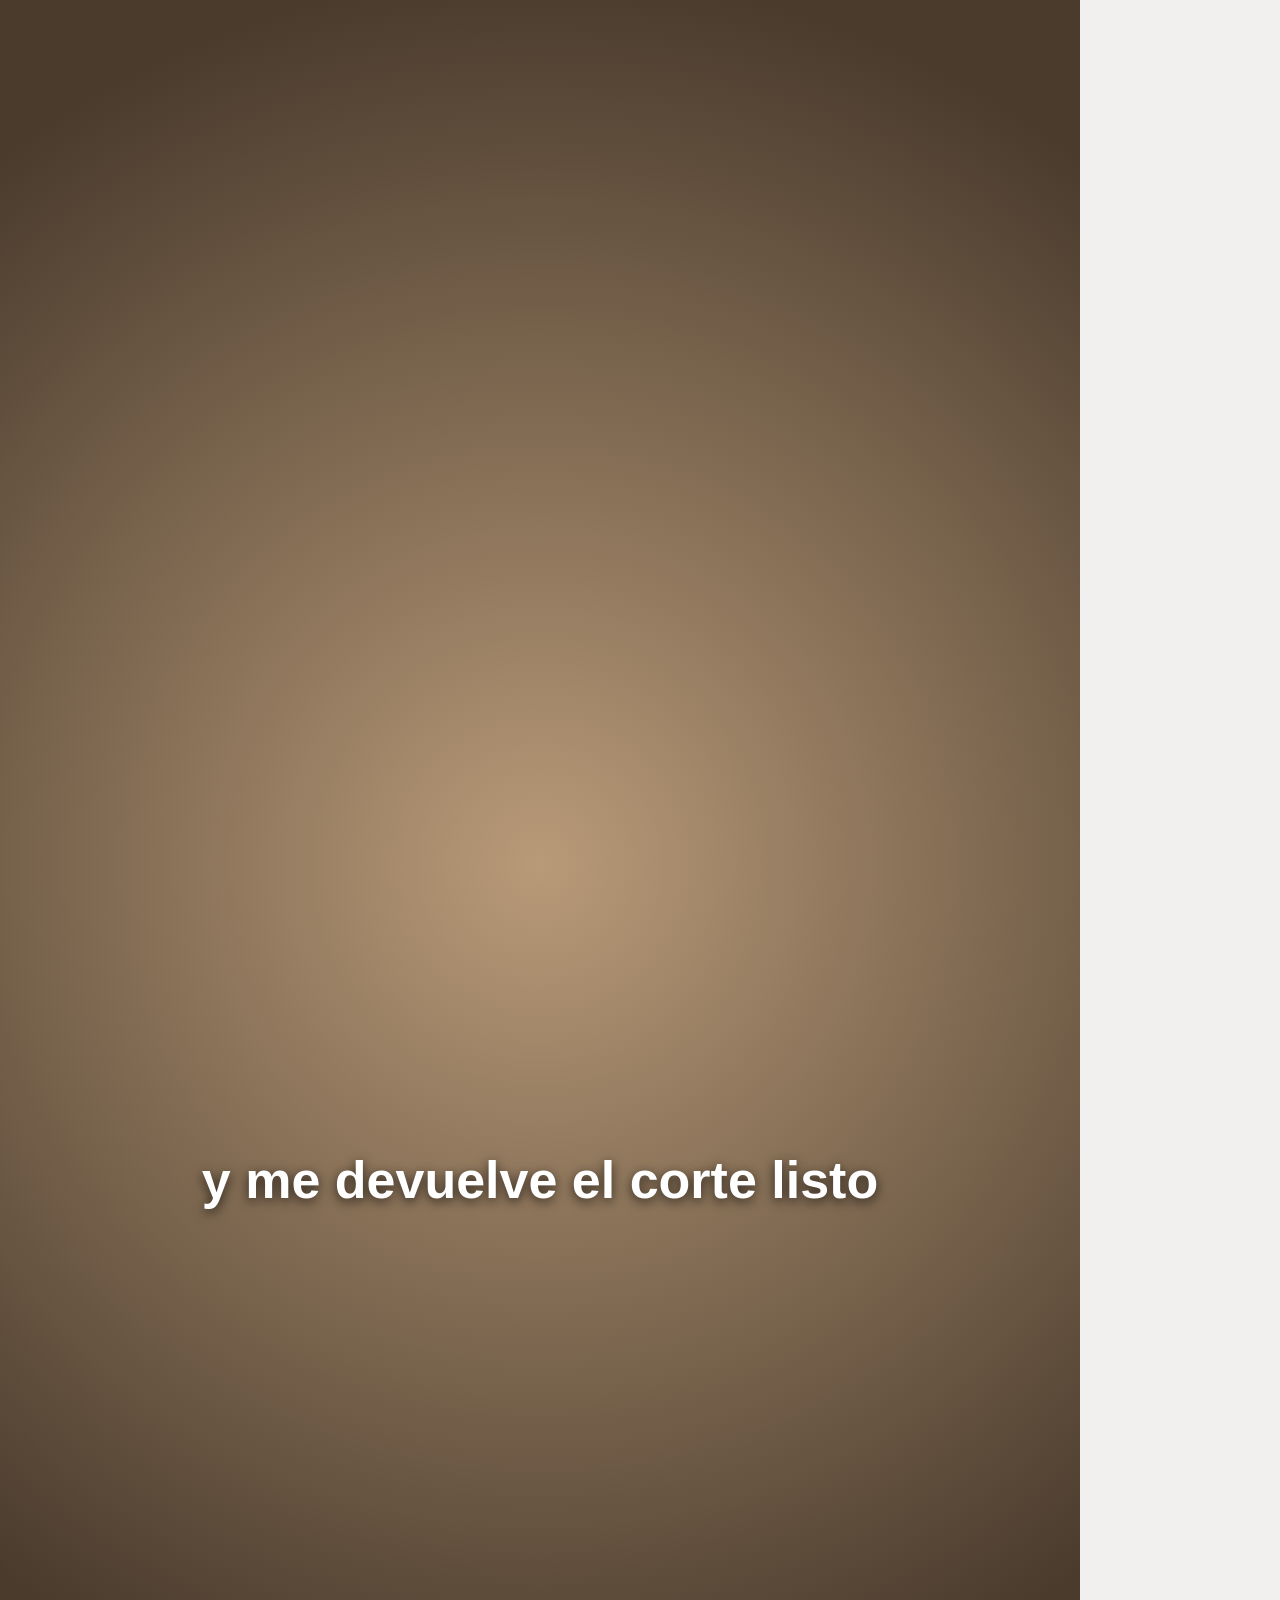
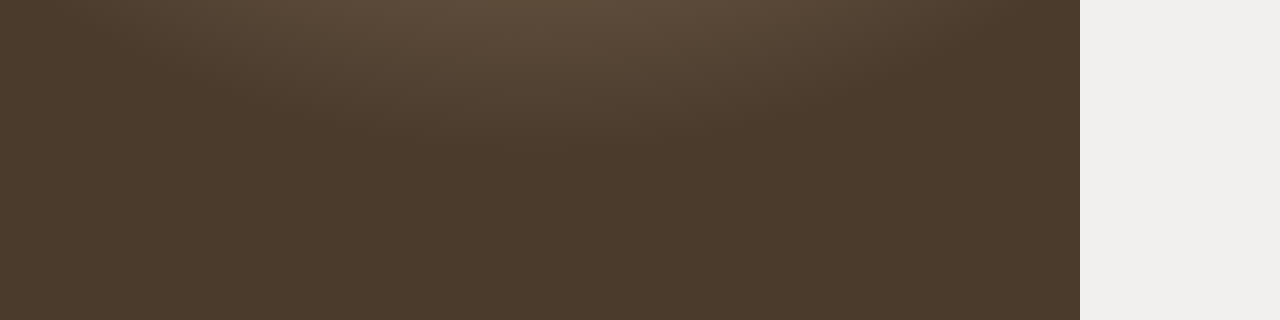
<file: marca-personal/guias/plantillas/tarjetas-de-app/index.html>
<!doctype html>
<!--
  Plantilla "tarjetas de app" de la guía de estilo de edición (estilo-de-edicion.md).
  Sale de tres reels de softgirlnocode ("Codex edits my YouTube", "AI edits my YouTube" y "Claude Motion Graphics"),
  mirados el 3-nov-2026. Es un borrador que sigue a "AI edits my YouTube": ventanas de app (Claude, Codex, GitHub, un prompt)
  redibujadas en HTML, claras y redondeadas, con el título arriba y la frase en una pastilla gris abajo, alternadas con la cara.
  Para usarla: copiar a un proyecto de `hyperframes init`, poner el video de Sergio en #cara (quitar #m-cara),
  y cambiar el título, el contenido de las ventanas y las frases. Los tiempos van en segundos.
-->
<html lang="es" data-resolution="portrait">
  <head>
    <meta charset="UTF-8" />
    <meta name="viewport" content="width=1080, height=1920" />
    <script src="https://cdn.jsdelivr.net/npm/gsap@3.15.0/dist/gsap.min.js"></script>
    <style>
      :root {
        --fondo: #f1f0ee;
        --tarjeta: #ffffff;
        --texto: #111111;
        --gris: #6b6b6b;
        --resalte: #cfe0ff;
        --azul: #1f5fd6;
        --fuente: "Inter", sans-serif;
      }
      * { margin: 0; padding: 0; box-sizing: border-box; }
      html, body { width: 1080px; height: 1920px; overflow: hidden; background: var(--fondo); }
      #root { position: relative; width: 100%; height: 100%; font-family: var(--fuente); color: var(--texto); }

      /* Título fijo arriba, con el logo de la herramienta en una pastilla. */
      #titulo { position: absolute; top: 170px; left: 0; width: 100%; text-align: center; font-size: 64px; font-weight: 800; letter-spacing: -0.02em; }
      #titulo .logo { display: inline-block; background: #e62117; color: #fff; border-radius: 14px; padding: 2px 18px; font-size: 52px; vertical-align: middle; }

      /* Ventana de app: blanca, redondeada, con sombra suave y los tres puntos de macOS. */
      .ventana { position: absolute; left: 90px; width: 900px; background: var(--tarjeta); border-radius: 28px; box-shadow: 0 20px 60px rgba(0, 0, 0, 0.12); padding: 34px 40px; }
      .puntos { display: flex; gap: 12px; margin-bottom: 24px; }
      .puntos i { width: 18px; height: 18px; border-radius: 50%; display: block; }
      .ventana h3 { font-size: 34px; margin-bottom: 18px; }
      .ventana p { font-size: 32px; line-height: 1.45; color: #333; }
      .ventana mark { background: var(--resalte); color: var(--azul); font-weight: 700; padding: 0 6px; border-radius: 6px; }
      #v1 { top: 360px; }
      #v2 { top: 860px; }

      /* Frase abajo, en una pastilla gris. */
      .pastilla { position: absolute; top: 1560px; left: 0; width: 100%; text-align: center; }
      .pastilla span { display: inline-block; background: #7a7a7a; color: #fff; font-size: 40px; font-weight: 600; padding: 10px 26px; border-radius: 12px; }

      /* Toma de cara, con la frase en blanco a media altura. */
      #cara, #m-cara { position: absolute; inset: 0; width: 100%; height: 100%; object-fit: cover; }
      #m-cara { background: radial-gradient(circle at 50% 45%, #b89a78, #4a3b2d 75%); }
      .sub-cara { position: absolute; top: 1150px; left: 0; width: 100%; text-align: center; color: #fff; font-size: 52px; font-weight: 700; text-shadow: 0 3px 12px rgba(0, 0, 0, 0.7); }
    </style>
  </head>
  <body>
    <div id="root" data-composition-id="main" data-start="0" data-duration="9" data-width="1080" data-height="1920">
      <!-- Escena 1 (0 a 6 s): ventanas de app. -->
      <div id="titulo" class="clip" data-start="0" data-duration="6" data-track-index="1">Claude edita mi <span class="logo">YouTube</span></div>
      <div id="v1" class="ventana clip" data-start="0.4" data-duration="5.6" data-track-index="2">
        <div class="puntos"><i style="background: #ff5f57"></i><i style="background: #febc2e"></i><i style="background: #28c840"></i></div>
        <h3>Material en bruto · 6 archivos · 40 min</h3>
        <p>Grabaciones de pantalla y de cámara, sin editar.</p>
      </div>
      <div id="v2" class="ventana clip" data-start="2.4" data-duration="3.6" data-track-index="3">
        <div class="puntos"><i style="background: #ff5f57"></i><i style="background: #febc2e"></i><i style="background: #28c840"></i></div>
        <h3>Prompt 1 · Reglas de corte</h3>
        <p>Mantené el <mark>orden de las frases</mark>. Si repito una línea, quedate con la <mark>última toma completa</mark>. <mark>Cortá justo en la última palabra.</mark></p>
      </div>
      <div id="p1" class="pastilla clip" data-start="0.4" data-duration="2" data-track-index="4"><span>40 minutos de material</span></div>
      <div id="p2" class="pastilla clip" data-start="2.4" data-duration="3.6" data-track-index="4"><span>y le doy estas reglas</span></div>

      <!-- Escena 2 (6 a 9 s): la cara. Con el video de Sergio:
           <video id="cara" class="clip" data-start="6" data-duration="3" data-track-index="0" src="cara.mp4" muted playsinline></video> -->
      <div id="m-cara" class="clip" data-start="6" data-duration="3" data-track-index="0"></div>
      <div id="sc1" class="sub-cara clip" data-start="6" data-duration="3" data-track-index="5">y me devuelve el corte listo</div>
    </div>
    <script>
      const tl = gsap.timeline({ paused: true });
      // Las ventanas suben un poco y aparecen; las palabras resaltadas se pintan una tras otra.
      tl.from("#v1", { y: 40, opacity: 0, duration: 0.35, ease: "power2.out" }, 0.4);
      tl.from("#v2", { y: 40, opacity: 0, duration: 0.35, ease: "power2.out" }, 2.4);
      gsap.utils.toArray("#v2 mark").forEach((m, i) => {
        tl.fromTo(m, { backgroundColor: "rgba(207,224,255,0)" }, { backgroundColor: "rgba(207,224,255,1)", duration: 0.25 }, 3 + i * 0.7);
      });
      window.__timelines = window.__timelines || {};
      window.__timelines["main"] = tl;
      tl.seek(0);
    </script>
  </body>
</html>
</file>
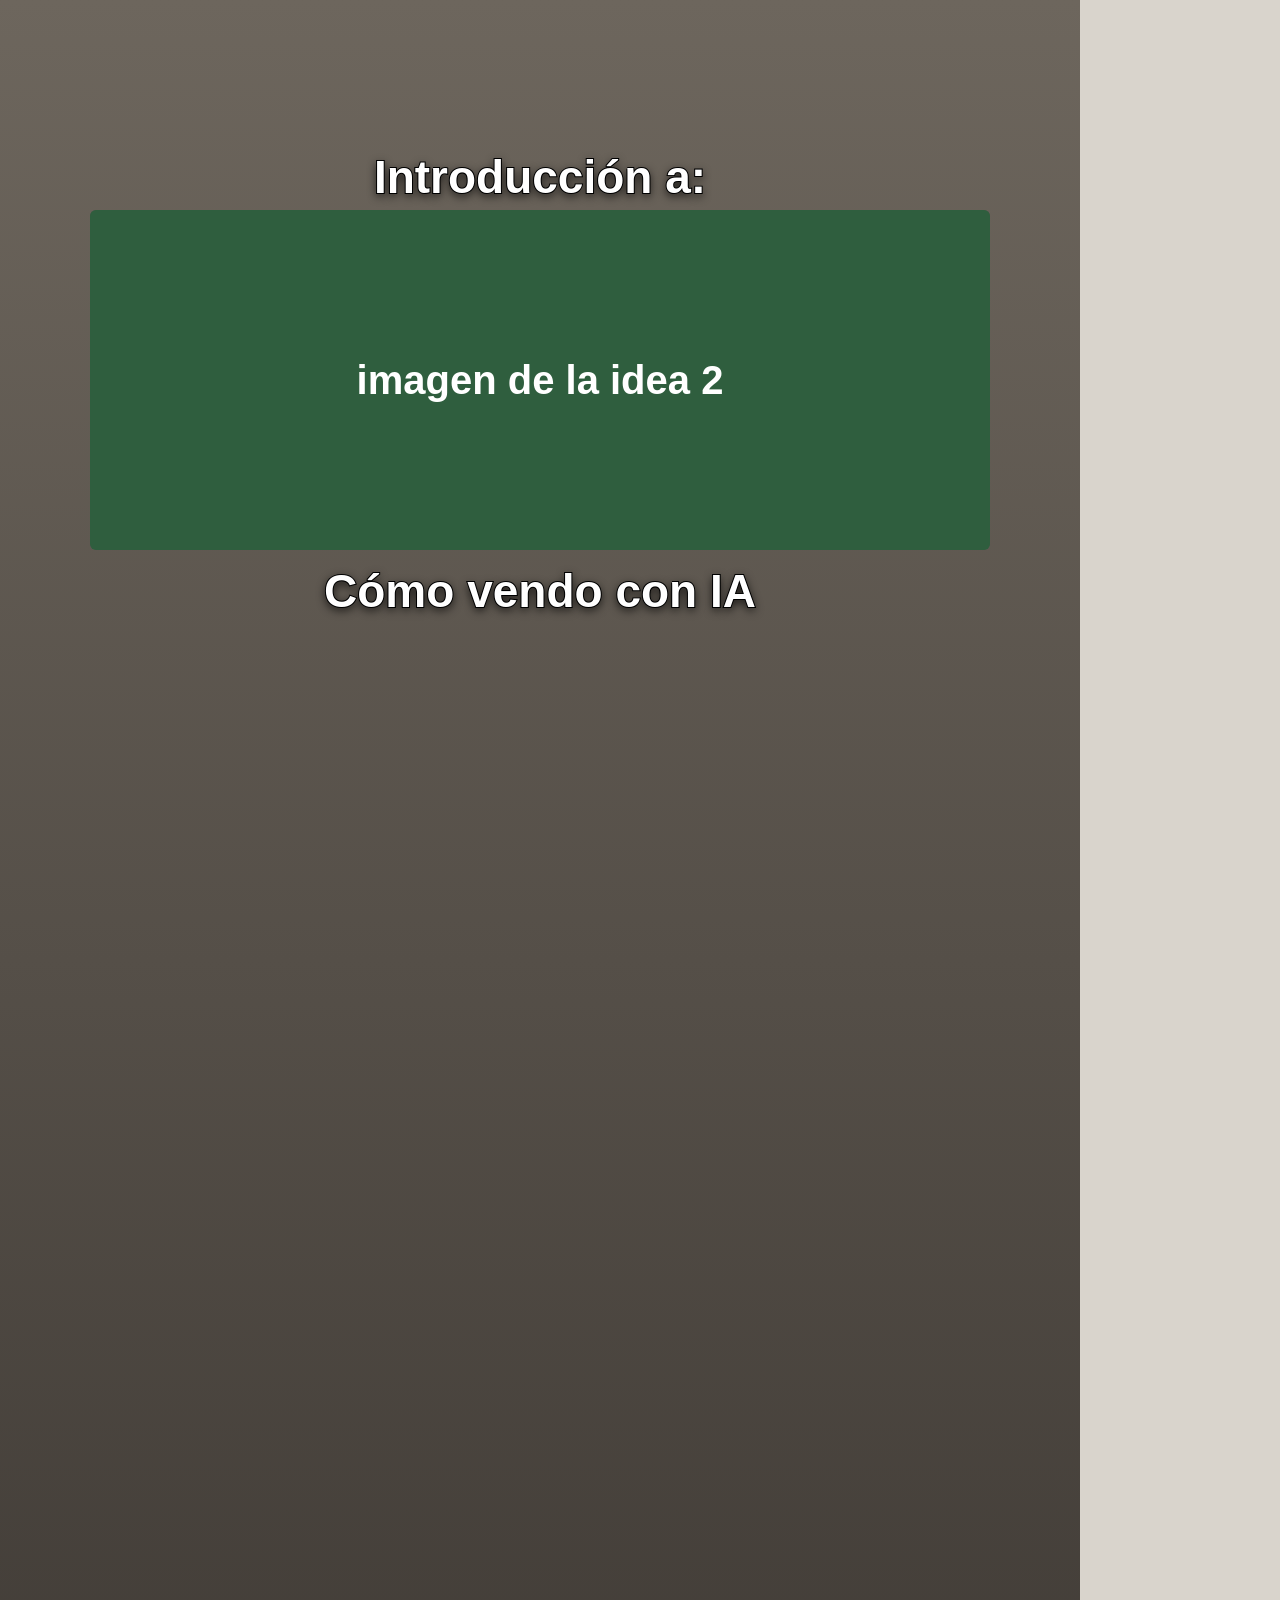
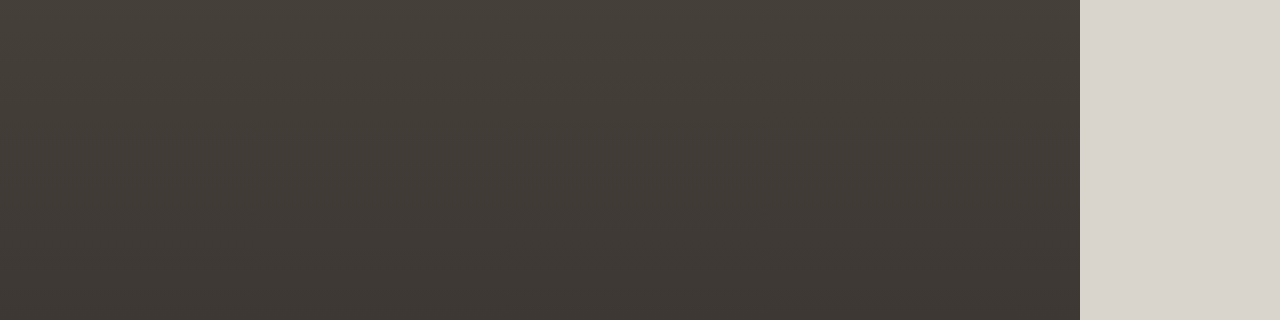
<file: marca-personal/guias/plantillas/titular-fijo/index.html>
<!doctype html>
<!--
  Plantilla "titular fijo" de la guía de estilo de edición (estilo-de-edicion.md).
  Sale de dos reels de Gonzalo Teba ("Top 10 mejoras de vida" e "Introducción a: El padre más mamado"), mirados el
  3-nov-2026. Es un borrador: falta una tercera referencia del mismo estilo.
  Para usarla: copiar a un proyecto de `hyperframes init`, poner el video de Sergio en #cara (quitar #fondo),
  cambiar el título, las imágenes de la franja de arriba y los subtítulos. Los tiempos van en segundos.
-->
<html lang="es" data-resolution="portrait">
  <head>
    <meta charset="UTF-8" />
    <meta name="viewport" content="width=1080, height=1920" />
    <script src="https://cdn.jsdelivr.net/npm/gsap@3.15.0/dist/gsap.min.js"></script>
    <style>
      :root {
        --fondo: #d9d4cc;
        --texto: #ffffff;
        --sombra: 0 3px 10px rgba(0, 0, 0, 0.85);
        --fuente: "Inter", sans-serif;
      }
      * { margin: 0; padding: 0; box-sizing: border-box; }
      html, body { width: 1080px; height: 1920px; overflow: hidden; background: var(--fondo); }
      #root { position: relative; width: 100%; height: 100%; font-family: var(--fuente); }
      #cara, #fondo { position: absolute; inset: 0; width: 100%; height: 100%; object-fit: cover; }
      #fondo { background: linear-gradient(#6d665d, #3d3833); } /* marcador oscuro; con video, el contorno de los textos los hace leer sobre fondos claros */

      /* Título: queda los primeros segundos arriba, en blanco con sombra, partido en dos líneas. */
      .titulo { position: absolute; top: 150px; left: 0; width: 100%; text-align: center; color: var(--texto); font-weight: 800; text-shadow: var(--sombra); -webkit-text-stroke: 2px #000; paint-order: stroke fill; }
      .titulo .linea1 { font-size: 46px; }
      .titulo .linea2 { font-size: 46px; margin-top: 360px; } /* debajo de la imagen, como en Gonzalo */

      /* Franja de arriba: una imagen por idea, que cambia cada 1 a 4 s, entre el título y la cara. */
      .imagen { position: absolute; top: 210px; left: 90px; width: 900px; height: 340px; border-radius: 6px; overflow: hidden; }
      .imagen div { width: 100%; height: 100%; display: flex; align-items: center; justify-content: center; font-size: 40px; color: #fff; font-weight: 700; }

      /* Subtítulos: chicos, en tipo oración, debajo de la imagen. */
      .sub { position: absolute; top: 570px; left: 0; width: 100%; text-align: center; color: var(--texto); font-size: 34px; font-weight: 600; text-shadow: var(--sombra); -webkit-text-stroke: 2px #000; paint-order: stroke fill; }
    </style>
  </head>
  <body>
    <div id="root" data-composition-id="main" data-start="0" data-duration="9" data-width="1080" data-height="1920">
      <!-- Con el video de Sergio: <video id="cara" class="clip" data-start="0" data-duration="9" data-track-index="0" src="cara.mp4" muted playsinline></video> -->
      <div id="fondo" class="clip" data-start="0" data-duration="9" data-track-index="0"></div>

      <div id="img1" class="imagen clip" data-start="0" data-duration="4" data-track-index="1"><div style="background: #3a6d8c">imagen del tema</div></div>
      <div id="img2" class="imagen clip" data-start="4" data-duration="2.5" data-track-index="1"><div style="background: #6b4f3a">imagen de la idea 1</div></div>
      <div id="img3" class="imagen clip" data-start="6.5" data-duration="2.5" data-track-index="1"><div style="background: #2f5e3e">imagen de la idea 2</div></div>

      <div id="titulo" class="titulo clip" data-start="0" data-duration="4" data-track-index="2">
        <div class="linea1">Introducción a:</div>
        <div class="linea2">Cómo vendo con IA</div>
      </div>

      <div id="s1" class="sub clip" data-start="4" data-duration="1.3" data-track-index="3">pero de forma realista,</div>
      <div id="s2" class="sub clip" data-start="5.3" data-duration="1.2" data-track-index="3">sin prometer de más</div>
      <div id="s3" class="sub clip" data-start="6.5" data-duration="2.5" data-track-index="3">primero, nunca hagas esto</div>
    </div>
    <script>
      const tl = gsap.timeline({ paused: true });
      // Las imágenes entran de golpe, como un corte; el título ya está en el primer cuadro.
      gsap.utils.toArray(".sub").forEach((el) => {
        tl.fromTo(el, { opacity: 0 }, { opacity: 1, duration: 0.08 }, Number(el.dataset.start));
      });
      window.__timelines = window.__timelines || {};
      window.__timelines["main"] = tl;
      tl.seek(0);
    </script>
  </body>
</html>
</file>
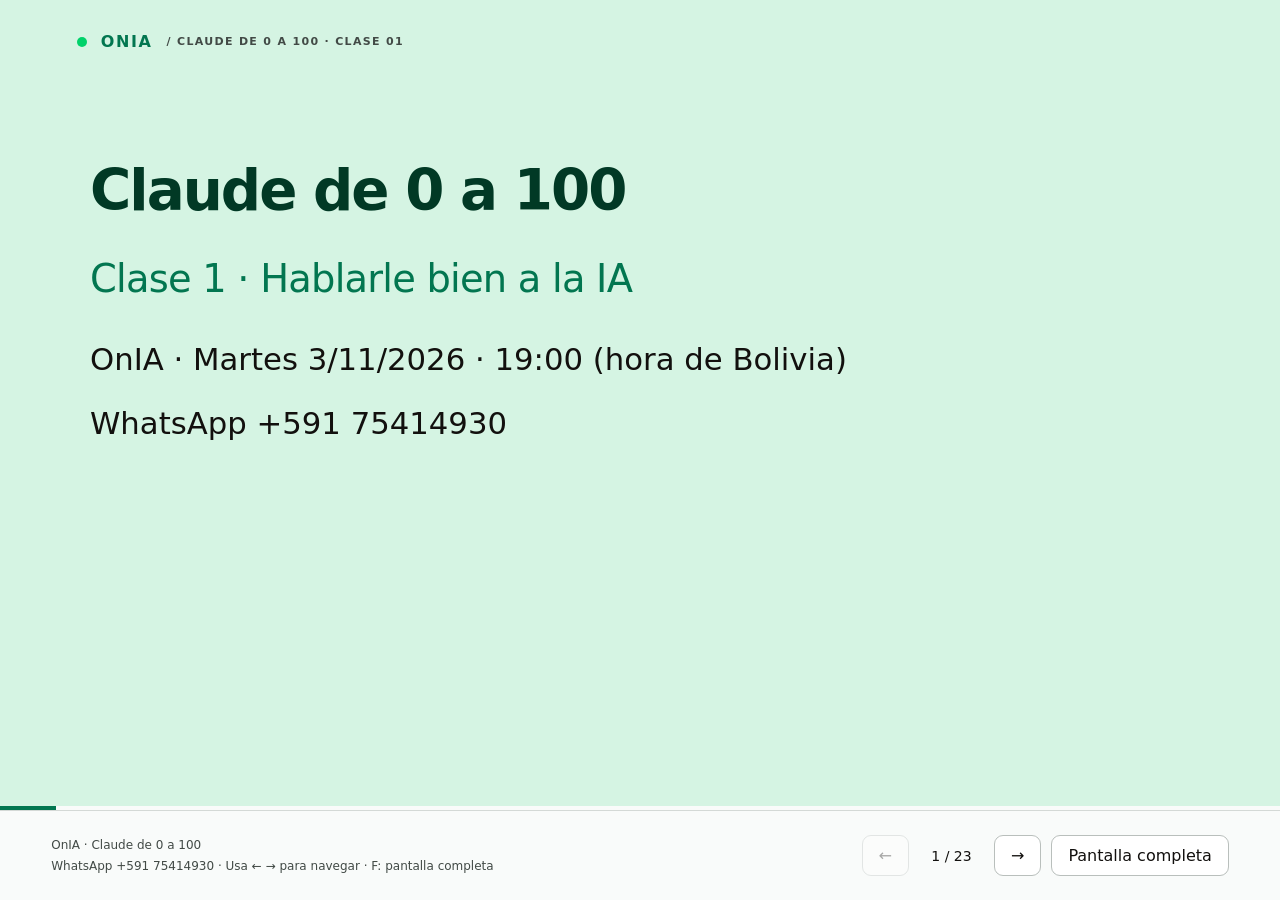
<file: grokbot-workspace/taller-claude/clase1-diapositivas.html>
<!doctype html>
<html lang="es">
<head>
<meta charset="utf-8">
<meta name="viewport" content="width=device-width, initial-scale=1">
<title>OnIA · Clase 1 · Hablarle bien a la IA</title>
<!-- Fuente de contenido: clase1-diapositivas.md.
Paleta OnIA encontrada en /workspace/platform/repo/app/globals.css:
primario #027650, tinta #12100E, fondo #F9FBFA, señal #00D26A.
Fuentes del sistema para mantener este archivo autónomo y sin solicitudes externas. -->
<style>
:root{--green:#027650;--ink:#12100e;--paper:#f9fbfa;--signal:#00d26a;--soft:#d5f4e3}
*{box-sizing:border-box}body{margin:0;background:var(--paper);color:var(--ink);font-family:system-ui,-apple-system,"Segoe UI",sans-serif}button{font:inherit;cursor:pointer;border:1px solid #b9bfbc;border-radius:9px;padding:10px 16px;background:white;color:var(--ink)}button:hover{background:var(--soft)}button:focus-visible,pre:focus-visible{outline:3px solid var(--green);outline-offset:4px}button:disabled{opacity:.35;cursor:default}.slide{height:calc(100dvh - 94px);padding:32px clamp(24px,6vw,110px);overflow:auto}.slide[hidden]{display:none}.eyebrow{font-size:16px;font-weight:600;letter-spacing:.1em;color:var(--green);display:flex;align-items:center;gap:14px}.eyebrow:before{content:"";width:10px;height:10px;border-radius:50%;background:var(--signal)}.eyebrow span{font-size:11px;color:#424a46;letter-spacing:.12em}.content{max-width:1200px;margin:clamp(24px,6vh,65px) auto 24px}h1{font-weight:600;letter-spacing:-.035em;font-size:clamp(32px,4.4vw,68px);line-height:1.12;margin:0 0 32px}h2{color:var(--green);font-weight:500;letter-spacing:-.02em;font-size:clamp(24px,3vw,44px);line-height:1.3}p,li{font-size:clamp(21px,2.4vw,34px);line-height:1.5}p{margin:18px 0}ul{padding-left:1.1em;margin:26px 0}li{padding-left:10px;margin:14px 0}li::marker{color:var(--green)}.pausa,.preguntas,.tarea{background:var(--soft)}.pausa .content,.preguntas .content,.tarea .content{max-width:1100px;margin-top:clamp(45px,12vh,130px)}.pausa h1,.preguntas h1,.tarea h1{color:#013925}.prompt{border:1px solid #b9bfbc;border-radius:14px;overflow:hidden;background:#fff;margin:22px 0}.prompt-bar{display:flex;align-items:center;justify-content:space-between;gap:12px;padding:10px 18px;background:#eaf5ef;color:#016141;font-size:11px;letter-spacing:.08em}.copy{font-size:13px;letter-spacing:0;padding:7px 12px;flex-shrink:0}pre{margin:0;padding:20px 24px;white-space:pre-wrap;overflow-wrap:anywhere;line-height:1.42;font-size:clamp(16px,1.6vw,23px);font-family:ui-monospace,Consolas,monospace}.codigo .content{margin-top:22px}.codigo h1{font-size:clamp(30px,3.4vw,48px);margin-bottom:16px}.codigo p,.codigo li{font-size:clamp(19px,2vw,27px)}.codigo pre{font-size:clamp(15px,1.35vw,20px);line-height:1.38}footer{height:90px;display:flex;align-items:center;justify-content:space-between;padding:14px clamp(20px,4vw,65px);border-top:1px solid #d4d9d6;gap:20px;background:var(--paper)}.footer-brand{font-size:12px;color:#424a46;line-height:1.7}.controls{display:flex;align-items:center;gap:10px}#counter{min-width:65px;text-align:center;font-variant-numeric:tabular-nums;font-size:14px}#progress{height:4px;background:var(--green);transition:width .2s}#status{position:fixed;bottom:104px;right:24px;background:var(--ink);color:white;border-radius:8px;padding:10px 18px;font-size:14px}#status:empty{display:none}@media(max-width:640px){.eyebrow span{font-size:9px}.slide{padding:24px 20px;height:calc(100dvh - 114px)}footer{height:110px;flex-wrap:wrap;gap:5px;padding:8px 16px}.footer-brand{font-size:10px}.controls{gap:5px}button{padding:8px 10px}#fullscreen{font-size:12px}.prompt-bar{padding:10px;font-size:9px}pre{padding:16px}.content{margin-top:32px}}@media print{.slide,.slide[hidden]{display:block;height:auto;min-height:95vh;overflow:visible;break-after:page}footer,#progress,#status,.copy{display:none}.content{margin-top:35px}.prompt{break-inside:avoid}}
</style>
</head>
<body>
<main aria-label="Presentación de la clase 1">
<section class="slide pausa" aria-label="Diapositiva 1"><div class="eyebrow">ONIA <span> / CLAUDE DE 0 A 100 · CLASE 01</span></div><div class="content"><h1>Claude de 0 a 100</h1><h2>Clase 1 · Hablarle bien a la IA</h2><p>OnIA · Martes 3/11/2026 · 19:00 (hora de Bolivia)</p><p>WhatsApp +591 75414930</p></div><!--
NOTAS PARA SERGIO
- La clase se graba. Cada bloque va en su propia sala de Meet (dos enlaces, dos grabaciones).
- Antes de empezar: pestaña limpia, zoom 125–150 %, comparte "una pestaña", no toda la pantalla.
- Di una sola idea de bienvenida: hoy no necesitas saber nada de tecnología.
--></section>
<section class="slide " aria-label="Diapositiva 2" hidden><div class="eyebrow">ONIA <span> / CLAUDE DE 0 A 100 · CLASE 01</span></div><div class="content"><h1>Qué haremos hoy</h1><ul><li>Bloque 1: qué es Claude y por qué a veces responde genérico</li><li>Pausa de 10 minutos</li><li>Bloque 2: una fórmula de pedido, practicada en vivo</li><li>Al final: tarea corta para la semana</li></ul></div><!--
Min 0–5 del Bloque 1. Explica el plan en 3 líneas.
Objetivo de la clase: que cada persona se vaya con su cuenta creada, entienda por qué la IA responde genérico y tenga una fórmula que ya usó en tres tareas.
No se promete: ingresos, resultados garantizados ni "que la IA lo hace todo sola". Se promete práctica y algo hecho al terminar.
--></section>
<section class="slide " aria-label="Diapositiva 3" hidden><div class="eyebrow">ONIA <span> / CLAUDE DE 0 A 100 · CLASE 01</span></div><div class="content"><h1>Acuerdos de la clase</h1><ul><li>La clase se graba: todos los inscritos, incluso los que se sumen tarde, reciben la grabación con acceso por 30 días</li><li>Usa el chat para dudas cortas</li><li>Pararemos para preguntas en momentos marcados</li><li>No pegues datos sensibles de nadie en el chat</li></ul></div><!--
Di en voz alta: "Hoy no necesitas saber nada de tecnología".
Min 8: pregunta "¿Alguien ya usó una IA antes? Cuéntame en el chat" (2 min) para medir el nivel.
Pide que abran Claude en otra pestaña. Si no tienen cuenta, la crean contigo en unos minutos.
--></section>
<section class="slide " aria-label="Diapositiva 4" hidden><div class="eyebrow">ONIA <span> / CLAUDE DE 0 A 100 · CLASE 01</span></div><div class="content"><h1>Qué es Claude</h1><ul><li>Un asistente de IA conversacional hecho por Anthropic</li><li>Le escribes en lenguaje normal y te responde</li><li>Redacta, resume, reorganiza y explica</li><li>Puede equivocarse, aunque suene muy seguro</li></ul></div><!--
Min 8–18. Claude no es un buscador, no es una persona y no es infalible.
Ejemplo opcional: busca "carta de renuncia" en Google y pídela a Claude para mostrar la diferencia.
--></section>
<section class="slide " aria-label="Diapositiva 5" hidden><div class="eyebrow">ONIA <span> / CLAUDE DE 0 A 100 · CLASE 01</span></div><div class="content"><h1>Google, Claude y ChatGPT</h1><ul><li>Google: te lleva a páginas y fuentes</li><li>Claude: redacta una respuesta para ti</li><li>ChatGPT: herramienta del mismo tipo, de otra empresa</li><li>Se aprende igual: lo que veas hoy te sirve en las dos</li></ul></div><!--
No hables mal de ninguna herramienta. Una línea por columna, sin comparaciones agresivas.
--></section>
<section class="slide " aria-label="Diapositiva 6" hidden><div class="eyebrow">ONIA <span> / CLAUDE DE 0 A 100 · CLASE 01</span></div><div class="content"><h1>Crea tu cuenta</h1><ul><li>Entra a claude.ai</li><li>Regístrate con tu correo o tu cuenta de Google</li><li>Verifica tu correo</li><li>Escribe &quot;listo&quot; en el chat cuando termines</li></ul></div><!--
Min 18–28. Ve a tu ritmo y espera. Registra una cuenta de prueba tuya en pantalla y tapa tu correo.
Min 28: pausa de preguntas, 3–4 min: "¿Quién tuvo problemas con el registro? Resolvemos ahora".
--></section>
<section class="slide " aria-label="Diapositiva 7" hidden><div class="eyebrow">ONIA <span> / CLAUDE DE 0 A 100 · CLASE 01</span></div><div class="content"><h1>Plan gratis y planes de pago</h1><ul><li>Hay un plan gratis y hay planes de pago</li><li>El gratis alcanza para aprender hoy [confirma con tu cuenta]</li><li>Límites y precios cambian: mira la página oficial</li><li>No necesitas pagar para este taller</li></ul></div><!--
Min 28–36. Abre la página oficial de precios ESE MISMO DÍA. No pronuncies cifras que no verificaste.
No recomiendes pagar nada. Confirma que lo del plan gratis es cierto en tu cuenta antes de decirlo.
--></section>
<section class="slide " aria-label="Diapositiva 8" hidden><div class="eyebrow">ONIA <span> / CLAUDE DE 0 A 100 · CLASE 01</span></div><div class="content"><h1>Recorrido por la interfaz</h1><ul><li>Cuadro de mensaje</li><li>Botón de nuevo chat e historial</li><li>Selector de modelo y adjuntar archivos</li><li>Un tema, un chat: si cambias de tema, abre uno nuevo</li></ul></div><!--
Min 36–44. Navega en vivo, despacio, con el cursor grande. Adjuntar archivos se usa en la clase 2.
Min 44: preguntas sobre la interfaz o los planes (3 min).
Si vas atrasado, recorta este tour a lo esencial.
--></section>
<section class="slide " aria-label="Diapositiva 9" hidden><div class="eyebrow">ONIA <span> / CLAUDE DE 0 A 100 · CLASE 01</span></div><div class="content"><h1>Por qué responde genérico</h1><ul><li>Claude no sabe quién eres</li><li>Tampoco sabe a quién le escribes ni para qué</li><li>Sin ese contexto, rellena con lo más promedio</li><li>La solución no es un truco: es dar contexto</li></ul></div><!--
Min 44–50. Anuncia que en el Bloque 2 verán un antes y un después.
--></section>
<section class="slide " aria-label="Diapositiva 10" hidden><div class="eyebrow">ONIA <span> / CLAUDE DE 0 A 100 · CLASE 01</span></div><div class="content"><h1>Pedido flojo, respuesta promedio</h1><div class="prompt"><div class="prompt-bar"><span>PROMPT · PRUÉBALO EN CLAUDE</span><button type="button" class="copy">Copiar prompt</button></div><pre tabindex="0"><code>Escríbeme un mensaje para un cliente.</code></pre></div><ul><li>¿Qué le faltó saber?</li></ul></div><!--
Deja 10 segundos de silencio después de la pregunta.
Esta diapositiva cierra el Bloque 1. Haz la prueba tú antes de la clase y guarda una captura de respaldo.
--></section>
<section class="slide pausa" aria-label="Diapositiva 11" hidden><div class="eyebrow">ONIA <span> / CLAUDE DE 0 A 100 · CLASE 01</span></div><div class="content"><h1>Pausa de 10 minutos</h1><p>Volvemos con el enlace del Bloque 2 en el chat</p><p>Si aún no creaste tu cuenta, hazlo ahora</p></div><!--
Detén la grabación del Bloque 1 y confirma que se guardó.
Pega el enlace del Bloque 2 en el chat, abre la nueva sala e inicia la grabación del Bloque 2.
Pon un contador visible.
--></section>
<section class="slide " aria-label="Diapositiva 12" hidden><div class="eyebrow">ONIA <span> / CLAUDE DE 0 A 100 · CLASE 01</span></div><div class="content"><h1>La fórmula de pedido</h1><h2>Rol + Contexto + Tarea + Formato + Ejemplo</h2><ul><li>No siempre hacen falta las cinco</li><li>Cuantas más tengas, menos adivina Claude</li></ul></div><!--
Bloque 2, min 0–3. "Ahora todo es práctica. Ten tu Claude abierto y copia los prompts del chat."
Pega en el chat el enlace de la plantilla de la fórmula (prepárala antes, sin datos reales de nadie).
--></section>
<section class="slide codigo" aria-label="Diapositiva 13" hidden><div class="eyebrow">ONIA <span> / CLAUDE DE 0 A 100 · CLASE 01</span></div><div class="content"><h1>Antes: el pedido flojo</h1><p>Caso: Marisol tiene una tienda de ropa en Santa Cruz y un cliente pregunta por un pedido retrasado.</p><div class="prompt"><div class="prompt-bar"><span>PROMPT · PRUÉBALO EN CLAUDE</span><button type="button" class="copy">Copiar prompt</button></div><pre tabindex="0"><code>Escríbeme un mensaje para un cliente.</code></pre></div><ul><li>Pregunta al grupo: ¿esto lo mandarías?</li></ul></div><!--
Min 3–15 del Bloque 2. Lee la respuesta en voz alta. Es normal que salga genérica o con corchetes vacíos: esa es la lección.
Las respuestas varían cada vez; no prometas el texto exacto. Ten una captura de respaldo.
--></section>
<section class="slide codigo" aria-label="Diapositiva 14" hidden><div class="eyebrow">ONIA <span> / CLAUDE DE 0 A 100 · CLASE 01</span></div><div class="content"><h1>Después: con la fórmula</h1><div class="prompt"><div class="prompt-bar"><span>PROMPT · PRUÉBALO EN CLAUDE</span><button type="button" class="copy">Copiar prompt</button></div><pre tabindex="0"><code>Eres una persona con experiencia en atención al cliente de tiendas
pequeñas de ropa.

Contexto: tengo una tienda de ropa femenina en Santa Cruz de la Sierra
que vende por WhatsApp e Instagram. Una clienta, Daniela, compró 3
blusas hace 6 días. Le dije que llegarían en 3 días y todavía no las
despacho porque el proveedor se retrasó. Nuevo plazo: el viernes.
Quiero que siga confiando en mí.

Tarea: escribe el mensaje de WhatsApp para avisarle del retraso y pedir
disculpas sin dar excusas largas.

Formato: máximo 5 líneas, tono cercano y respetuoso, tuteo, como mucho
1 emoji.

Ejemplo de estilo: &quot;Hola Carla, te escribo para contarte que tu pedido
sale mañana. Gracias por la paciencia, cualquier duda me dices.&quot;</code></pre></div></div><!--
Los datos son inventados. Pregunta: "¿Qué notaron entre el antes y el después?" (2 min).
Comparar: ¿sabe a quién escribe? ¿se puede copiar con retoques mínimos? ¿suena a tu negocio?
Aviso: más largo no siempre es mejor. Cada pieza responde algo que Claude no podía adivinar.
Hábito desde hoy: nunca pegar carnets, cuentas bancarias ni contraseñas.
--></section>
<section class="slide " aria-label="Diapositiva 15" hidden><div class="eyebrow">ONIA <span> / CLAUDE DE 0 A 100 · CLASE 01</span></div><div class="content"><h1>Las cinco piezas</h1><ul><li>Rol: ¿quién sería la persona ideal para esto?</li><li>Contexto: ¿qué sé yo que Claude no sabe?</li><li>Tarea y formato: ¿qué debe producir y cómo lo quiero?</li><li>Ejemplo: ¿tengo un texto mío con el estilo que busco?</li></ul></div><!--
Min 15–20. Una frase por pieza.
Ejemplos cortos: Rol "Eres un contador que explica con palabras simples". Contexto "Vendo repostería por encargo en Cochabamba". Tarea: escribe, resume, compara, ordena. Formato "Máximo 5 líneas, tuteo, sin emojis".
--></section>
<section class="slide codigo" aria-label="Diapositiva 16" hidden><div class="eyebrow">ONIA <span> / CLAUDE DE 0 A 100 · CLASE 01</span></div><div class="content"><h1>Ejercicio 1: un correo</h1><div class="prompt"><div class="prompt-bar"><span>PROMPT · PRUÉBALO EN CLAUDE</span><button type="button" class="copy">Copiar prompt</button></div><pre tabindex="0"><code>Eres un asistente administrativo con experiencia en empresas de turismo.

Contexto: trabajo en una agencia pequeña de turismo en La Paz.
Organizamos una salida a Copacabana y la Isla del Sol para un grupo de
18 personas, el sábado 14 de noviembre. Necesitamos transporte ida y
vuelta desde La Paz. Es el primer contacto con la empresa.

Tarea: redacta un correo pidiendo una cotización.

Formato: asunto claro, saludo formal pero amable, 3 párrafos cortos
como máximo, lista con los datos del viaje y cierre pidiendo respuesta
antes del jueves.</code></pre></div></div><!--
Min 20–28. Tú lo haces en vivo; el grupo lo adapta a su caso (3 min) y compara (2 min).
Versión floja para contraste: "Escribe un correo pidiendo una cotización."
Otros negocios: taller mecánico que pide repuestos, estudiante que pide cita a un docente, panadería que escribe a un banco.
Pregunta: "¿Qué le agregaste a la fórmula que yo no puse?" Datos inventados: que los reemplacen con los suyos.
--></section>
<section class="slide codigo" aria-label="Diapositiva 17" hidden><div class="eyebrow">ONIA <span> / CLAUDE DE 0 A 100 · CLASE 01</span></div><div class="content"><h1>Ejercicio 2: un resumen</h1><div class="prompt"><div class="prompt-bar"><span>PROMPT · PRUÉBALO EN CLAUDE</span><button type="button" class="copy">Copiar prompt</button></div><pre tabindex="0"><code>Eres una persona que explica temas administrativos con palabras
simples a alguien que no es especialista.

Contexto: soy dueña de un pequeño local de comida en El Alto y recibí
este comunicado sobre trámites del negocio. No tengo mucho tiempo.

Tarea: resume el texto y dime qué debo hacer yo.

Formato: 1) resumen en 3 líneas. 2) lista de lo que tengo que hacer,
con fecha si aparece. 3) &quot;Dudas&quot;: lo que no quedó claro.
Si algo no está en el texto, no lo inventes.

TEXTO:
[pega aquí el texto]</code></pre></div></div><!--
Min 28–36. Usa un texto NO confidencial (artículo público o uno escrito por ti).
Punto clave en voz alta: "no lo inventes" y "Dudas" reducen que Claude rellene huecos. Aun así, se revisan fechas y montos contra el original.
Un voluntario comparte (2 min).
--></section>
<section class="slide codigo" aria-label="Diapositiva 18" hidden><div class="eyebrow">ONIA <span> / CLAUDE DE 0 A 100 · CLASE 01</span></div><div class="content"><h1>Ejercicio 3: mensaje a un cliente</h1><div class="prompt"><div class="prompt-bar"><span>PROMPT · PRUÉBALO EN CLAUDE</span><button type="button" class="copy">Copiar prompt</button></div><pre tabindex="0"><code>Eres una persona con experiencia en atención al cliente en una
pastelería artesanal.

Contexto: tengo una pastelería pequeña en Cochabamba. Un cliente,
Marcelo, pidió una torta de chocolate para 20 personas para el sábado.
Hoy es jueves y me escribe para cambiarla a frutilla. Los cambios de
sabor se aceptan hasta 48 horas antes: todavía puedo hacerlo. Quiero
confirmar el cambio y recordarle que el saldo se paga al recoger.

Tarea: escribe la respuesta de WhatsApp.

Formato: máximo 4 líneas, tono cálido, tuteo, 1 emoji como máximo.</code></pre></div></div><!--
Min 36–44 (puede ser más corto si vas justo de tiempo; recorta aquí antes que la demo).
Otros negocios: peluquería que reprograma una cita, librería, delivery que responde una queja, emprendedor que cobra un saldo con respeto.
--></section>
<section class="slide codigo" aria-label="Diapositiva 19" hidden><div class="eyebrow">ONIA <span> / CLAUDE DE 0 A 100 · CLASE 01</span></div><div class="content"><h1>Iterar: la primera respuesta es un borrador</h1><div class="prompt"><div class="prompt-bar"><span>PROMPT · PRUÉBALO EN CLAUDE</span><button type="button" class="copy">Copiar prompt</button></div><pre tabindex="0"><code>Más corto. Máximo 3 líneas.
Hazlo más cálido y menos formal.
Dame 2 versiones con diferente cierre.</code></pre></div><ul><li>Se mejora en el mismo chat, no empezando de cero</li><li>Di qué quieres mejorar: &quot;mejóralo&quot; a secas es vago</li><li>Si tras 3 o 4 ajustes no mejora, abre un chat nuevo</li></ul></div><!--
Min 44–48. Demo de 2 minutos sobre el Ejercicio 3: "Más corto" → "Más cálido" → "Dame 2 versiones".
Otros ajustes: "Cambia el plazo a viernes 6 de noviembre", "Explícame por qué elegiste esa frase", "Quita el emoji y el segundo párrafo".
--></section>
<section class="slide " aria-label="Diapositiva 20" hidden><div class="eyebrow">ONIA <span> / CLAUDE DE 0 A 100 · CLASE 01</span></div><div class="content"><h1>Errores comunes</h1><ul><li>Pedido demasiado corto o sin decir para quién es</li><li>Creer todo sin revisar datos, fechas y precios</li><li>Pegar datos sensibles o copiar sin leer</li><li>Abandonar tras una mala respuesta: suele faltar contexto</li></ul></div><!--
Min 48–52. Resumen de los principales. Otros de la lista: muchas tareas en un solo mensaje, mezclar temas en un chat, creer que existe un "prompt mágico", no iterar.
Si preguntan por dinero ("¿cuánto puedo ganar?"): "No puedo prometer ingresos. Lo que hacemos es aprender a usar la herramienta para ahorrar tiempo y mejorar lo que ya haces."
--></section>
<section class="slide preguntas" aria-label="Diapositiva 21" hidden><div class="eyebrow">ONIA <span> / CLAUDE DE 0 A 100 · CLASE 01</span></div><div class="content"><h1>Preguntas</h1><p>Dudas sobre la clase, la fórmula o la tarea</p><p>WhatsApp +591 75414930</p></div><!--
Min 48: preguntas abiertas y dudas sobre la tarea (3–4 min). Nombra el momento en voz alta: "Pausa para preguntas".
Si es muy específica de un negocio, responde breve y propón verla en la clase 3. Si no sabes algo: "Lo reviso y lo confirmo en la clase 2".
Soporte urgente (cuenta, enlaces): por el chat o por WhatsApp [confirma el canal].
--></section>
<section class="slide tarea" aria-label="Diapositiva 22" hidden><div class="eyebrow">ONIA <span> / CLAUDE DE 0 A 100 · CLASE 01</span></div><div class="content"><h1>Tarea de la semana</h1><p>Usa Claude en 3 tareas reales tuyas</p><ul><li>Usa la fórmula e itera al menos una vez</li><li>Guarda la mejor y la peor respuesta</li><li>Anota: ¿qué le faltó a mi pedido?</li><li>Borra los datos privados antes de compartir</li></ul></div><!--
Pega el texto de la tarea en el chat o en el grupo.
Por qué la peor también: se aprende más de lo que falló, y normaliza que la IA no acierta siempre.
Ideas si no saben qué usar: contestar un mensaje pendiente, ordenar una lista de pendientes, resumir un texto largo, preparar un anuncio de una promoción.
--></section>
<section class="slide pausa" aria-label="Diapositiva 23" hidden><div class="eyebrow">ONIA <span> / CLAUDE DE 0 A 100 · CLASE 01</span></div><div class="content"><h1>Hoy ya hiciste tres cosas con Claude</h1><p>Próxima clase: jueves 5/11 · 19:00 · Archivos y Proyectos</p><p>Trae tu mejor y tu peor respuesta</p><p>OnIA · WhatsApp +591 75414930</p></div><!--
La clase 2 es el jueves 5/11 a las 19:00 (hora de Bolivia).
Al terminar: detén la grabación, envía a los inscritos la grabación (todos, incluso los que se sumen tarde, la reciben con acceso por 30 días), la plantilla de la fórmula, la tarea y los datos de la clase 2. Anota qué preguntas se repitieron.
--></section>
</main>
<div id="progress" aria-hidden="true"></div>
<footer><div class="footer-brand">OnIA · Claude de 0 a 100<br>WhatsApp +591 75414930 · Usa ← → para navegar · F: pantalla completa</div><nav class="controls" aria-label="Controles de presentación"><button id="previous" aria-label="Diapositiva anterior">←</button><span id="counter" aria-live="polite"></span><button id="next" aria-label="Diapositiva siguiente">→</button><button id="fullscreen">Pantalla completa</button></nav></footer>
<div id="status" role="status" aria-live="polite"></div>
<script>
'use strict';
const slides=[...document.querySelectorAll('.slide')];
const previous=document.getElementById('previous'),next=document.getElementById('next'),fullscreen=document.getElementById('fullscreen');
let current=0,timer;
function message(text){document.getElementById('status').textContent=text;clearTimeout(timer);timer=setTimeout(()=>document.getElementById('status').textContent='',3500)}
function show(index){current=Math.max(0,Math.min(index,slides.length-1));slides.forEach((slide,i)=>{slide.hidden=i!==current});document.getElementById('counter').textContent=`${current+1} / ${slides.length}`;previous.disabled=current===0;next.disabled=current===slides.length-1;document.getElementById('progress').style.width=`${(current+1)/slides.length*100}%`;document.title=`${current+1}/${slides.length} · OnIA · Clase 1`;history.replaceState(null,'',`#${current+1}`)}
async function toggleFullscreen(){try{if(document.fullscreenElement)await document.exitFullscreen();else await document.documentElement.requestFullscreen()}catch{message('No se pudo activar la pantalla completa. Usa F11 en tu navegador.')}}
previous.addEventListener('click',()=>show(current-1));next.addEventListener('click',()=>show(current+1));fullscreen.addEventListener('click',toggleFullscreen);
document.addEventListener('fullscreenchange',()=>fullscreen.textContent=document.fullscreenElement?'Salir de pantalla completa':'Pantalla completa');
document.addEventListener('keydown',e=>{if(e.altKey||e.ctrlKey||e.metaKey||e.target.matches('input,textarea,select,[contenteditable="true"]'))return;if(['ArrowRight','ArrowDown','PageDown'].includes(e.key)){e.preventDefault();show(current+1)}else if(['ArrowLeft','ArrowUp','PageUp'].includes(e.key)){e.preventDefault();show(current-1)}else if(e.key==='Home'){e.preventDefault();show(0)}else if(e.key==='End'){e.preventDefault();show(slides.length-1)}else if(e.key.toLowerCase()==='f'){e.preventDefault();toggleFullscreen()}});
document.querySelectorAll('.copy').forEach(button=>button.addEventListener('click',async()=>{const text=button.closest('.prompt').querySelector('code').textContent;try{try{await navigator.clipboard.writeText(text)}catch{const field=document.createElement('textarea');field.value=text;field.style.cssText='position:fixed;opacity:0';document.body.append(field);field.select();const copied=document.execCommand('copy');field.remove();button.focus();if(!copied)throw Error('copy')}button.textContent='¡Copiado!';setTimeout(()=>button.textContent='Copiar prompt',2000)}catch{message('Selecciona el texto del prompt y cópialo con Ctrl+C o ⌘C.')}}));
window.addEventListener('hashchange',()=>show((parseInt(location.hash.slice(1),10)||1)-1));
show((parseInt(location.hash.slice(1),10)||1)-1);
</script>
</body>
</html>
</file>
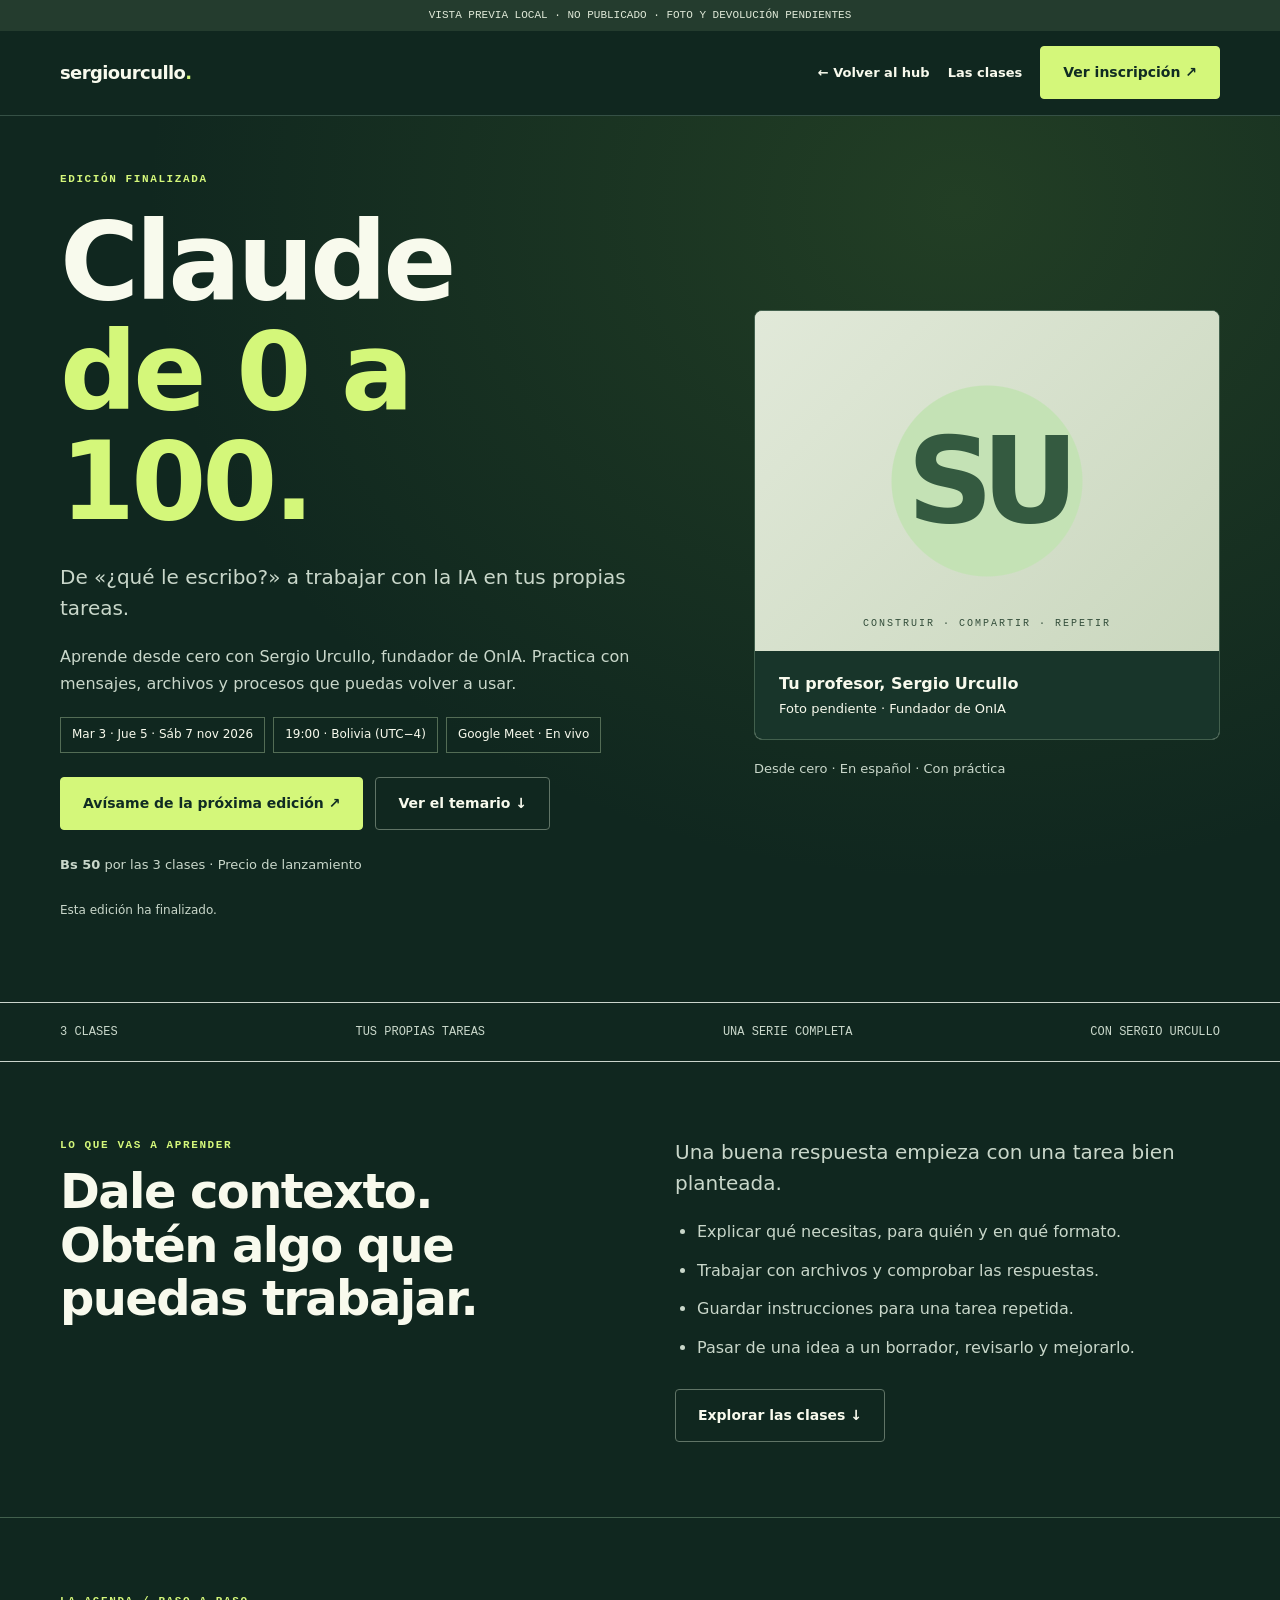
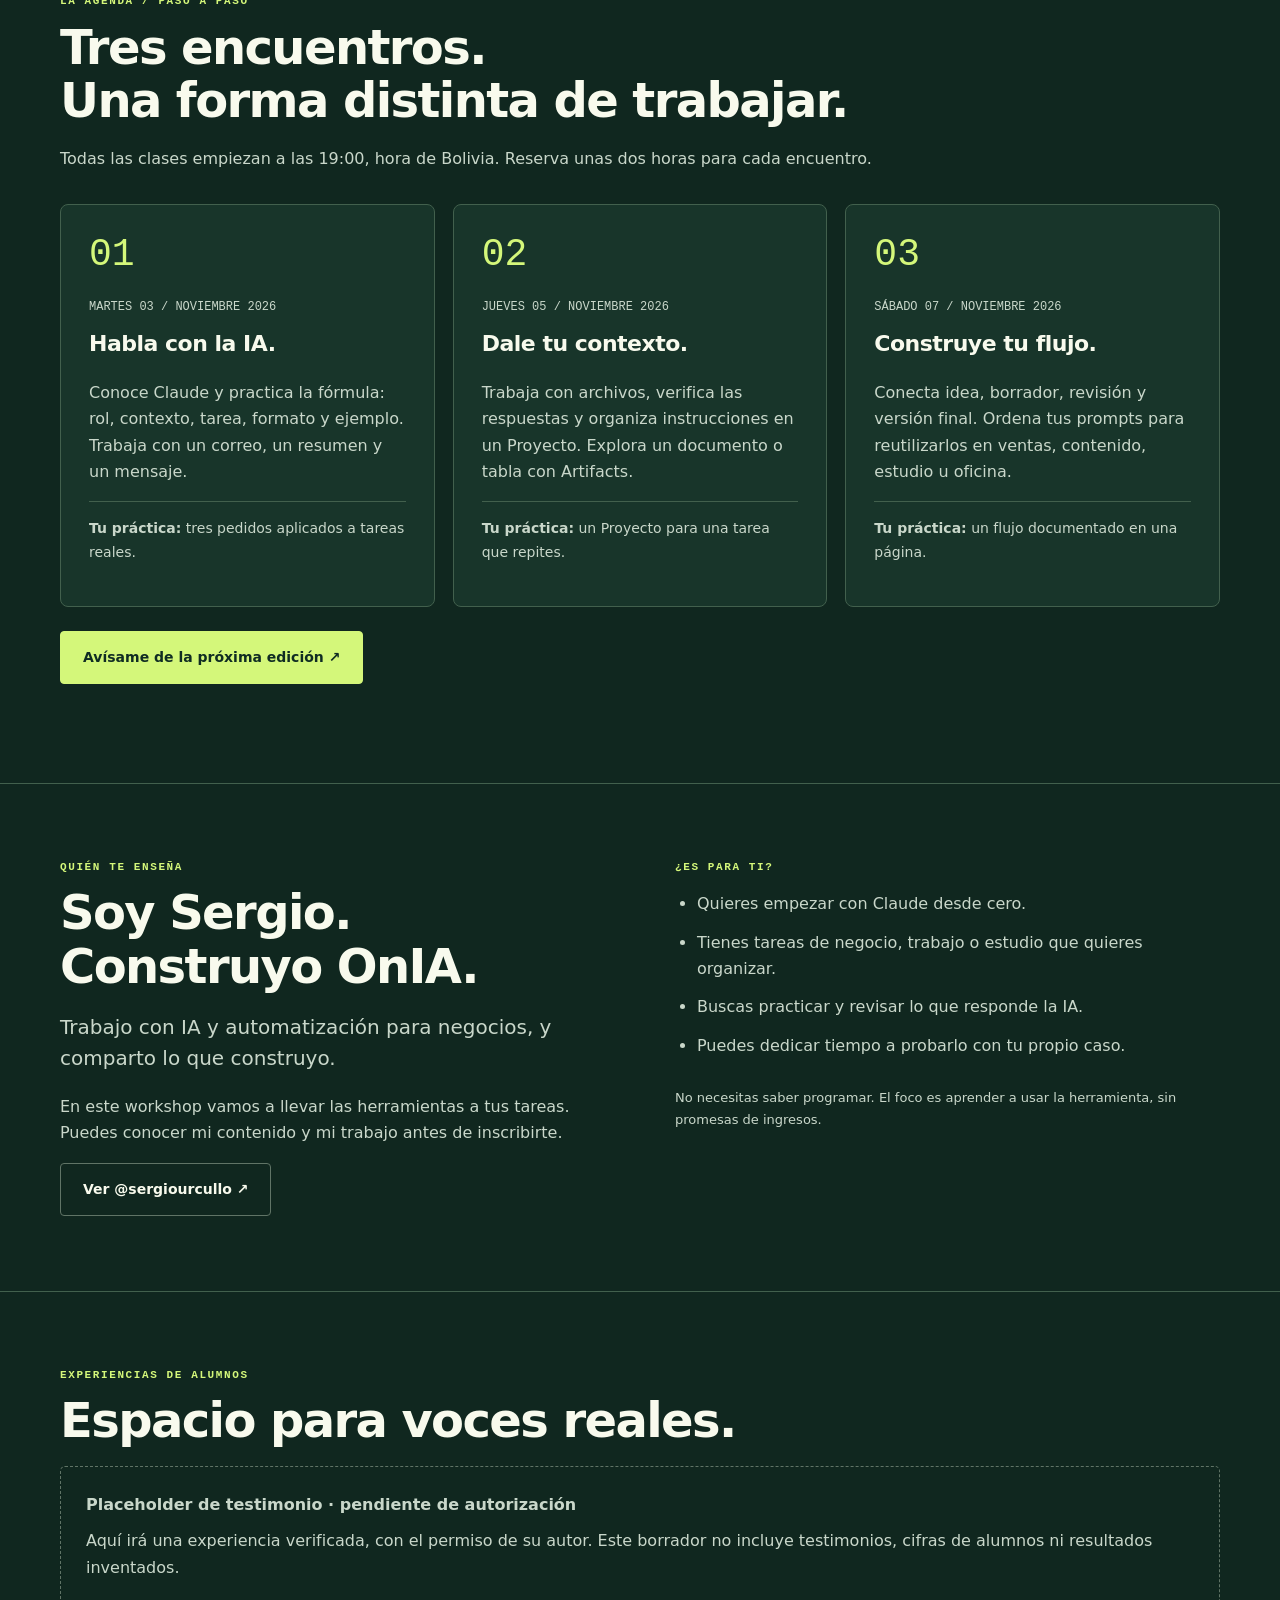
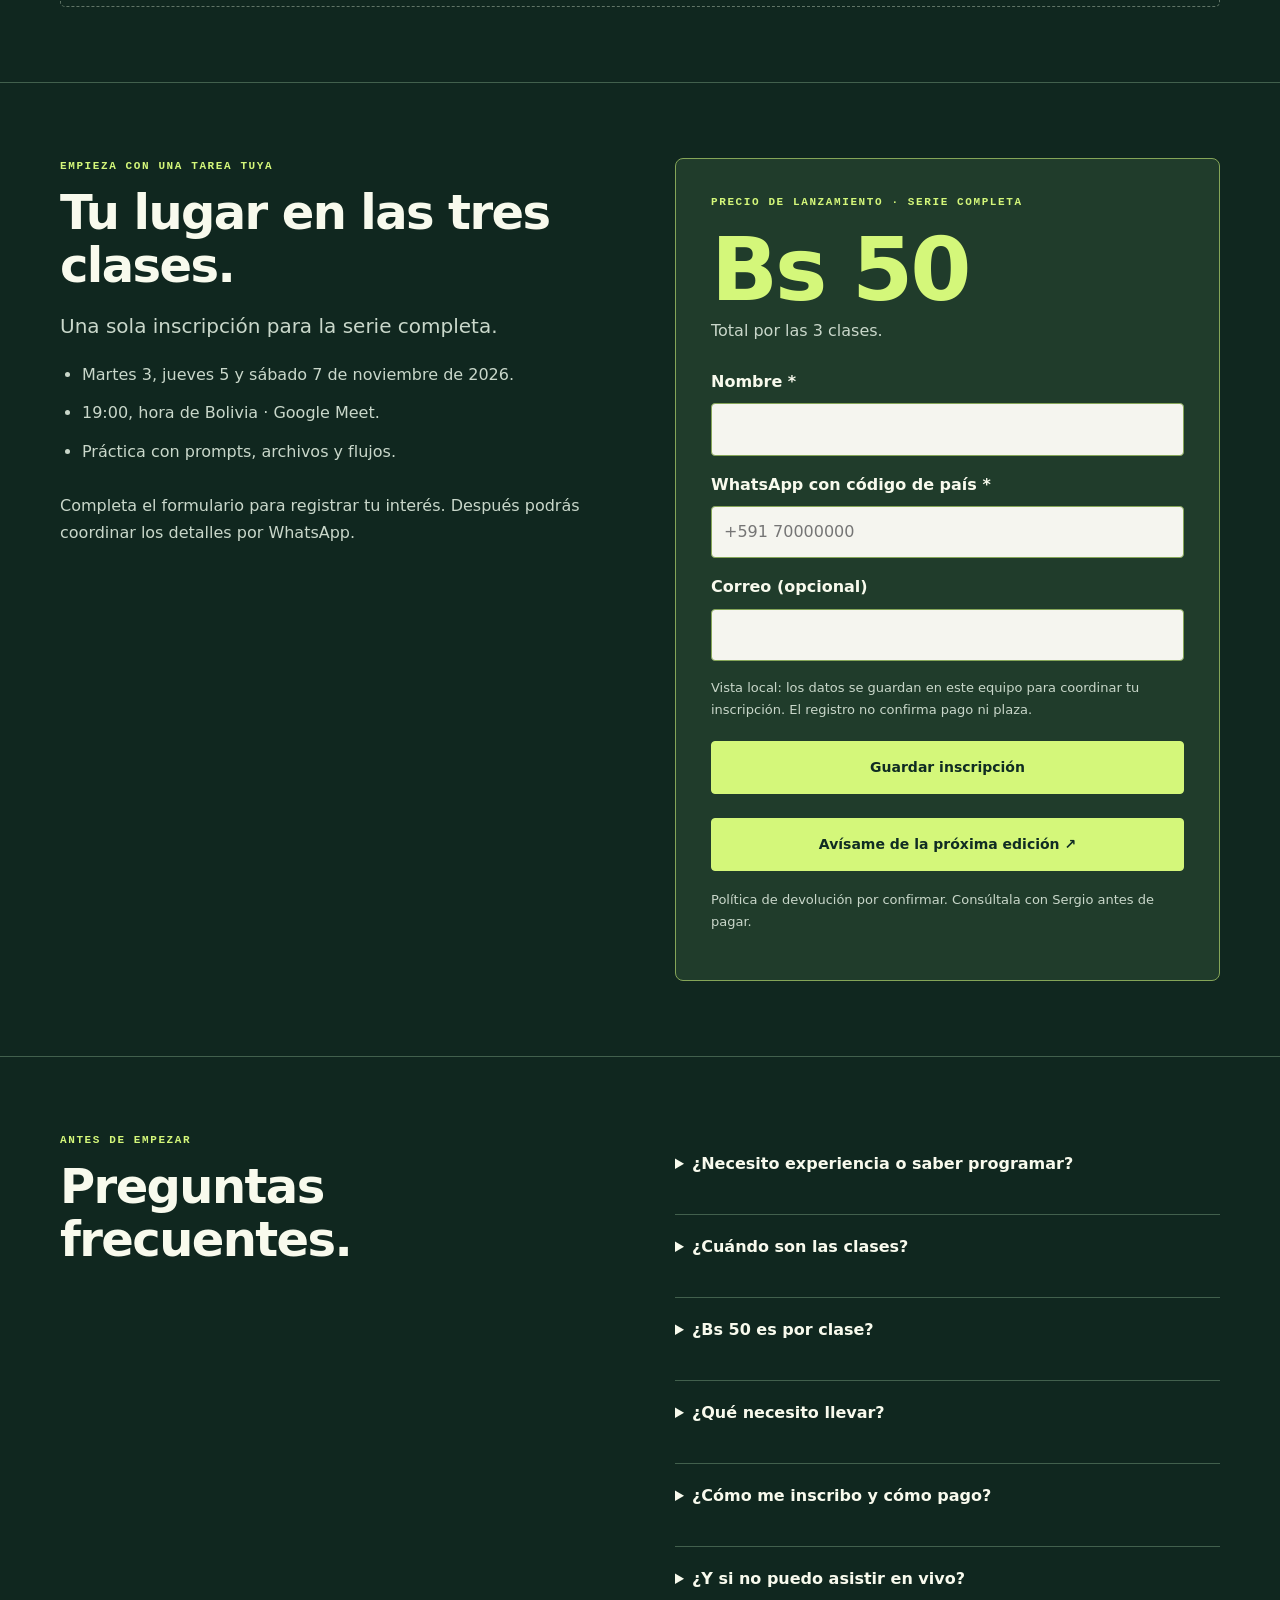
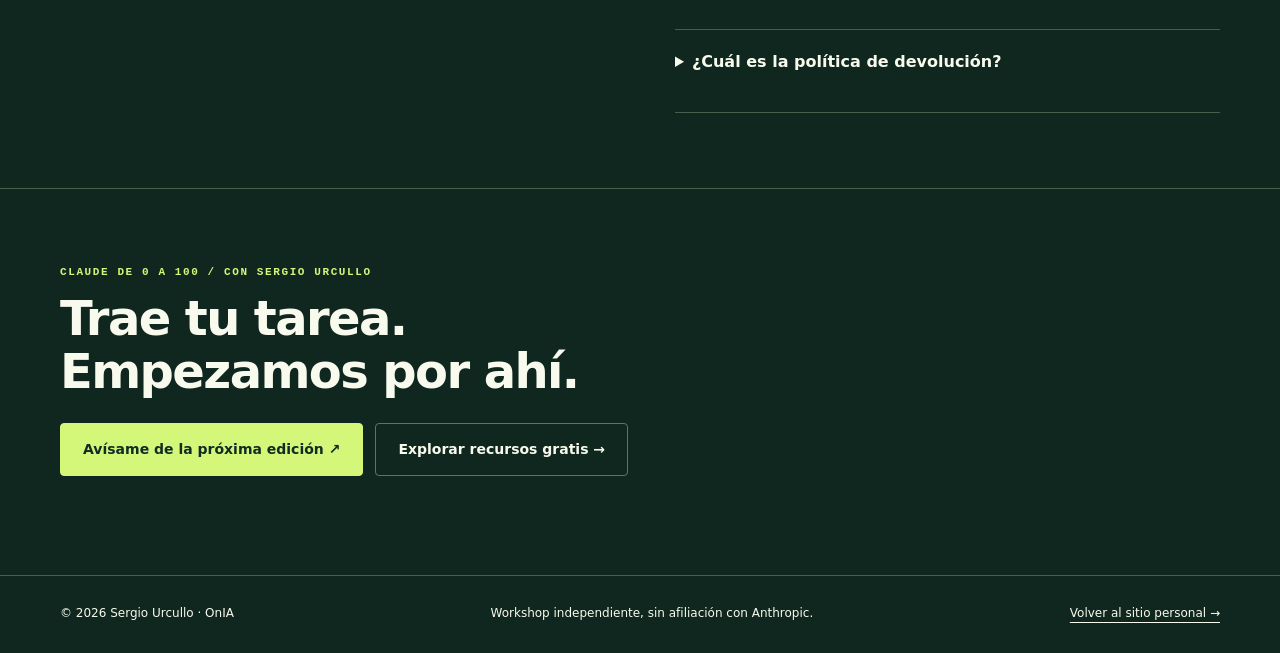
<file: grokbot-workspace/entregables-workshop/sitio-sergio/workshop.html>
<!doctype html>
<html lang="es"><head><meta charset="utf-8"><meta name="viewport" content="width=device-width,initial-scale=1"><meta name="robots" content="noindex,nofollow"><meta name="theme-color" content="#10271f"><title>Claude de 0 a 100 · 3 clases con Sergio Urcullo</title><meta name="description" content="Aprende a usar Claude desde cero. Martes 3, jueves 5 y sábado 7 de noviembre de 2026, 19:00 Bolivia. Bs 50 por las tres clases con Sergio Urcullo."><link rel="stylesheet" href="styles.css"><script defer src="config.js"></script><script defer src="app.js"></script><script defer src="inscripcion.js"></script><script defer src="formulario.js"></script></head>
<body class="workshop"><a class="skip" href="#principal">Saltar al contenido</a><div class="draft">VISTA PREVIA LOCAL · NO PUBLICADO · FOTO Y DEVOLUCIÓN PENDIENTES</div><header><div class="wrap nav"><a class="brand" href="index.html">sergiourcullo<span>.</span></a><nav aria-label="Navegación del workshop"><a href="index.html">← Volver al hub</a><a href="#agenda">Las clases</a><a href="#inscripcion" class="btn light">Ver inscripción ↗</a></nav></div></header>
<main id="principal"><section class="hero"><div class="wrap hero-grid"><div><p class="eyebrow" data-edition-status>3 clases en vivo · Noviembre 2026</p><h1>Claude<br><em>de 0 a 100.</em></h1><p class="lead">De «¿qué le escribo?» a trabajar con la IA en tus propias tareas.</p><p class="muted">Aprende desde cero con Sergio Urcullo, fundador de OnIA. Practica con mensajes, archivos y procesos que puedas volver a usar.</p><div class="facts"><span>Mar 3 · Jue 5 · Sáb 7 nov 2026</span><span>19:00 · Bolivia (UTC−4)</span><span>Google Meet · En vivo</span></div><div class="actions"><a class="btn light" data-reserve href="#inscripcion">Reservar por WhatsApp ↗</a><a class="btn secondary" href="#agenda">Ver el temario ↓</a></div><p class="small muted"><strong data-price>Bs 50</strong> por las 3 clases · Precio de lanzamiento</p><p class="countdown-label" data-count-label>La clase 1 comienza el 3 de noviembre de 2026, a las 19:00 de Bolivia.</p><div class="countdown" data-countdown role="timer" aria-label="Tiempo hasta la próxima clase"><div><b data-count>—</b><small>Días</small></div><div><b data-count>—</b><small>Horas</small></div><div><b data-count>—</b><small>Minutos</small></div></div></div><div><div class="portrait"><div class="portrait-art" data-portrait role="img" aria-label="Monograma de Sergio; fotografía pendiente"><span class="monogram">SU</span></div><div class="portrait-caption"><div><strong>Tu profesor, Sergio Urcullo</strong><p class="small" data-photo-note>Foto pendiente · Fundador de OnIA</p></div></div></div><p class="small muted" style="margin-top:18px">Desde cero · En español · Con práctica</p></div></div></section>
<div class="ribbon"><div class="wrap" style="color:#c9d7ca"><span>3 CLASES</span><span>TUS PROPIAS TAREAS</span><span>UNA SERIE COMPLETA</span><span>CON SERGIO URCULLO</span></div></div>
<section><div class="wrap split"><div><p class="eyebrow">Lo que vas a aprender</p><h2>Dale contexto.<br>Obtén algo que puedas trabajar.</h2></div><div><p class="lead">Una buena respuesta empieza con una tarea bien planteada.</p><ul class="checklist"><li>Explicar qué necesitas, para quién y en qué formato.</li><li>Trabajar con archivos y comprobar las respuestas.</li><li>Guardar instrucciones para una tarea repetida.</li><li>Pasar de una idea a un borrador, revisarlo y mejorarlo.</li></ul><a class="btn secondary" href="#agenda">Explorar las clases ↓</a></div></div></section>
<section id="agenda" class="line-section"><div class="wrap"><p class="eyebrow">La agenda / Paso a paso</p><h2>Tres encuentros.<br>Una forma distinta de trabajar.</h2><p class="muted">Todas las clases empiezan a las 19:00, hora de Bolivia. Reserva unas dos horas para cada encuentro.</p><div class="grid" style="margin-top:32px"><article class="card"><div class="card-number">01</div><p class="agenda-date">MARTES 03 / NOVIEMBRE 2026</p><h3>Habla con la IA.</h3><p>Conoce Claude y practica la fórmula: rol, contexto, tarea, formato y ejemplo. Trabaja con un correo, un resumen y un mensaje.</p><p class="outcome"><strong>Tu práctica:</strong> tres pedidos aplicados a tareas reales.</p></article><article class="card"><div class="card-number">02</div><p class="agenda-date">JUEVES 05 / NOVIEMBRE 2026</p><h3>Dale tu contexto.</h3><p>Trabaja con archivos, verifica las respuestas y organiza instrucciones en un Proyecto. Explora un documento o tabla con Artifacts.</p><p class="outcome"><strong>Tu práctica:</strong> un Proyecto para una tarea que repites.</p></article><article class="card"><div class="card-number">03</div><p class="agenda-date">SÁBADO 07 / NOVIEMBRE 2026</p><h3>Construye tu flujo.</h3><p>Conecta idea, borrador, revisión y versión final. Ordena tus prompts para reutilizarlos en ventas, contenido, estudio u oficina.</p><p class="outcome"><strong>Tu práctica:</strong> un flujo documentado en una página.</p></article></div><div class="actions"><a class="btn light" data-reserve href="#inscripcion">Reservar por WhatsApp ↗</a></div></div></section>
<section id="profesor" class="line-section"><div class="wrap split"><div><p class="eyebrow">Quién te enseña</p><h2>Soy Sergio.<br>Construyo OnIA.</h2><p class="lead">Trabajo con IA y automatización para negocios, y comparto lo que construyo.</p><p class="muted">En este workshop vamos a llevar las herramientas a tus tareas. Puedes conocer mi contenido y mi trabajo antes de inscribirte.</p><a class="btn secondary" data-instagram href="https://www.instagram.com/sergiourcullo/">Ver @sergiourcullo ↗</a></div><div><p class="eyebrow">¿Es para ti?</p><ul class="checklist"><li>Quieres empezar con Claude desde cero.</li><li>Tienes tareas de negocio, trabajo o estudio que quieres organizar.</li><li>Buscas practicar y revisar lo que responde la IA.</li><li>Puedes dedicar tiempo a probarlo con tu propio caso.</li></ul><p class="small muted">No necesitas saber programar. El foco es aprender a usar la herramienta, sin promesas de ingresos.</p></div></div></section>
<section class="line-section"><div class="wrap"><p class="eyebrow">Experiencias de alumnos</p><h2>Espacio para voces reales.</h2><div class="placeholder"><strong>Placeholder de testimonio · pendiente de autorización</strong><p style="margin:10px 0 0">Aquí irá una experiencia verificada, con el permiso de su autor. Este borrador no incluye testimonios, cifras de alumnos ni resultados inventados.</p></div></div></section>
<section id="inscripcion" class="line-section"><div class="wrap split"><div><p class="eyebrow">Empieza con una tarea tuya</p><h2>Tu lugar en las tres clases.</h2><p class="lead">Una sola inscripción para la serie completa.</p><ul class="checklist"><li>Martes 3, jueves 5 y sábado 7 de noviembre de 2026.</li><li>19:00, hora de Bolivia · Google Meet.</li><li>Práctica con prompts, archivos y flujos.</li></ul><p class="muted">Completa el formulario para registrar tu interés. Después podrás coordinar los detalles por WhatsApp.</p></div><div class="offer"><p class="eyebrow" data-price-label>Precio de lanzamiento · Serie completa</p><div class="big-price" data-price>Bs 50</div><p class="muted">Total por las 3 clases.</p><form id="form-inscripcion" novalidate>
<label for="inscripcion-nombre">Nombre *</label><input id="inscripcion-nombre" name="nombre" autocomplete="name" required minlength="2" maxlength="100" aria-describedby="error-nombre"><span class="field-error" id="error-nombre"></span>
<label for="inscripcion-telefono">WhatsApp con código de país *</label><input id="inscripcion-telefono" name="whatsapp" type="tel" autocomplete="tel" required maxlength="40" placeholder="+591 70000000" aria-describedby="error-whatsapp"><span class="field-error" id="error-whatsapp"></span>
<label for="inscripcion-correo">Correo (opcional)</label><input id="inscripcion-correo" name="correo" type="email" autocomplete="email" maxlength="254" aria-describedby="error-correo"><span class="field-error" id="error-correo"></span>
<p class="small muted">Vista local: los datos se guardan en este equipo para coordinar tu inscripción. El registro no confirma pago ni plaza.</p><button class="btn light" type="submit">Guardar inscripción</button></form>
<p id="inscripcion-status" role="status" aria-live="polite"></p><a id="inscripcion-whatsapp" class="btn secondary" hidden>Continuar por WhatsApp ↗</a><noscript><p>El formulario necesita JavaScript y el servidor local para guardar.</p></noscript><a class="btn light" data-reserve href="https://wa.me/59175414930?text=TALLER">Reservar por WhatsApp ↗</a><p class="small muted" style="margin-top:18px" data-refund>Política de devolución por confirmar. Consúltala con Sergio antes de pagar.</p></div></div></section>
<section id="faq" class="line-section"><div class="wrap split"><div><p class="eyebrow">Antes de empezar</p><h2>Preguntas frecuentes.</h2></div><div class="faq"><details><summary>¿Necesito experiencia o saber programar?</summary><p>No. Empezamos desde cero con tareas de uso cotidiano. Trae una tarea de tu negocio, trabajo o estudio para practicar.</p></details><details><summary>¿Cuándo son las clases?</summary><p>Martes 3, jueves 5 y sábado 7 de noviembre de 2026. Todas comienzan a las 19:00 de Bolivia (UTC−4), por Google Meet.</p></details><details><summary>¿Bs 50 es por clase?</summary><p>No. <span data-price>Bs 50</span> es el precio total por las tres clases de la serie.</p></details><details><summary>¿Qué necesito llevar?</summary><p>Conexión a internet, acceso a Claude y una tarea para practicar. Un computador te facilitará el trabajo con archivos. Confirma antes de pagar si los ejercicios que te interesan requieren un plan adicional.</p></details><details><summary>¿Cómo me inscribo y cómo pago?</summary><p>Usa el botón de reserva para escribir «TALLER» a Sergio. Allí puedes confirmar los detalles y el medio de pago.</p></details><details><summary>¿Y si no puedo asistir en vivo?</summary><p>Consulta con Sergio la disponibilidad de grabaciones y las condiciones de acceso antes de inscribirte.</p></details><details><summary>¿Cuál es la política de devolución?</summary><p data-refund>Política de devolución por confirmar. Consúltala con Sergio antes de pagar.</p></details></div></div></section>
<section class="line-section"><div class="wrap"><p class="eyebrow">Claude de 0 a 100 / Con Sergio Urcullo</p><h2>Trae tu tarea.<br>Empezamos por ahí.</h2><div class="actions"><a class="btn light" data-reserve href="#inscripcion">Reservar por WhatsApp ↗</a><a class="btn secondary" href="index.html#boveda">Explorar recursos gratis →</a></div></div></section></main><footer class="footer"><div class="wrap"><span>© 2026 Sergio Urcullo · OnIA</span><span>Workshop independiente, sin afiliación con Anthropic.</span><a href="index.html">Volver al sitio personal →</a></div></footer><div class="sticky-cta"><div><strong data-price>Bs 50</strong><small>Serie de 3 clases</small></div><a class="btn light" data-reserve href="#inscripcion">Reservar ↗</a></div><noscript><p class="wrap">El contador y la disponibilidad requieren JavaScript. Confirma la edición y el precio por WhatsApp antes de pagar.</p></noscript></body></html>
</file>
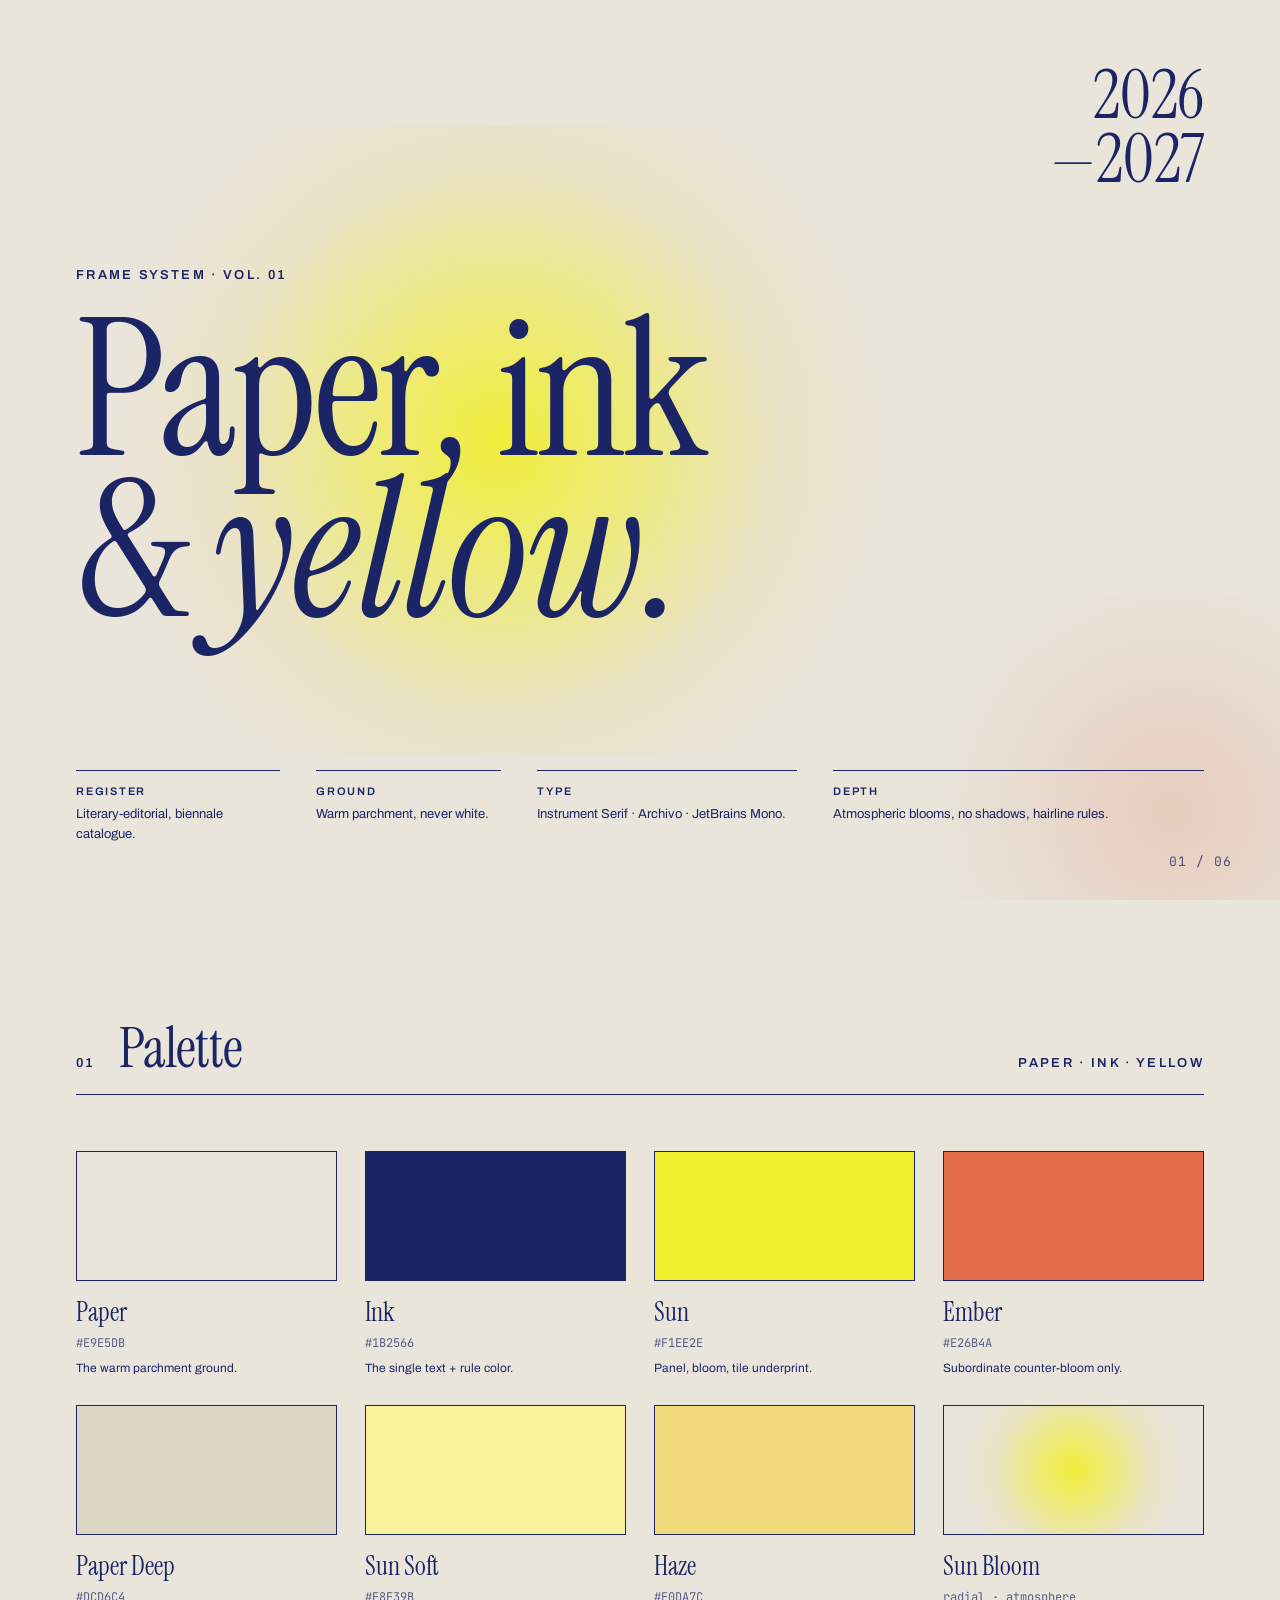
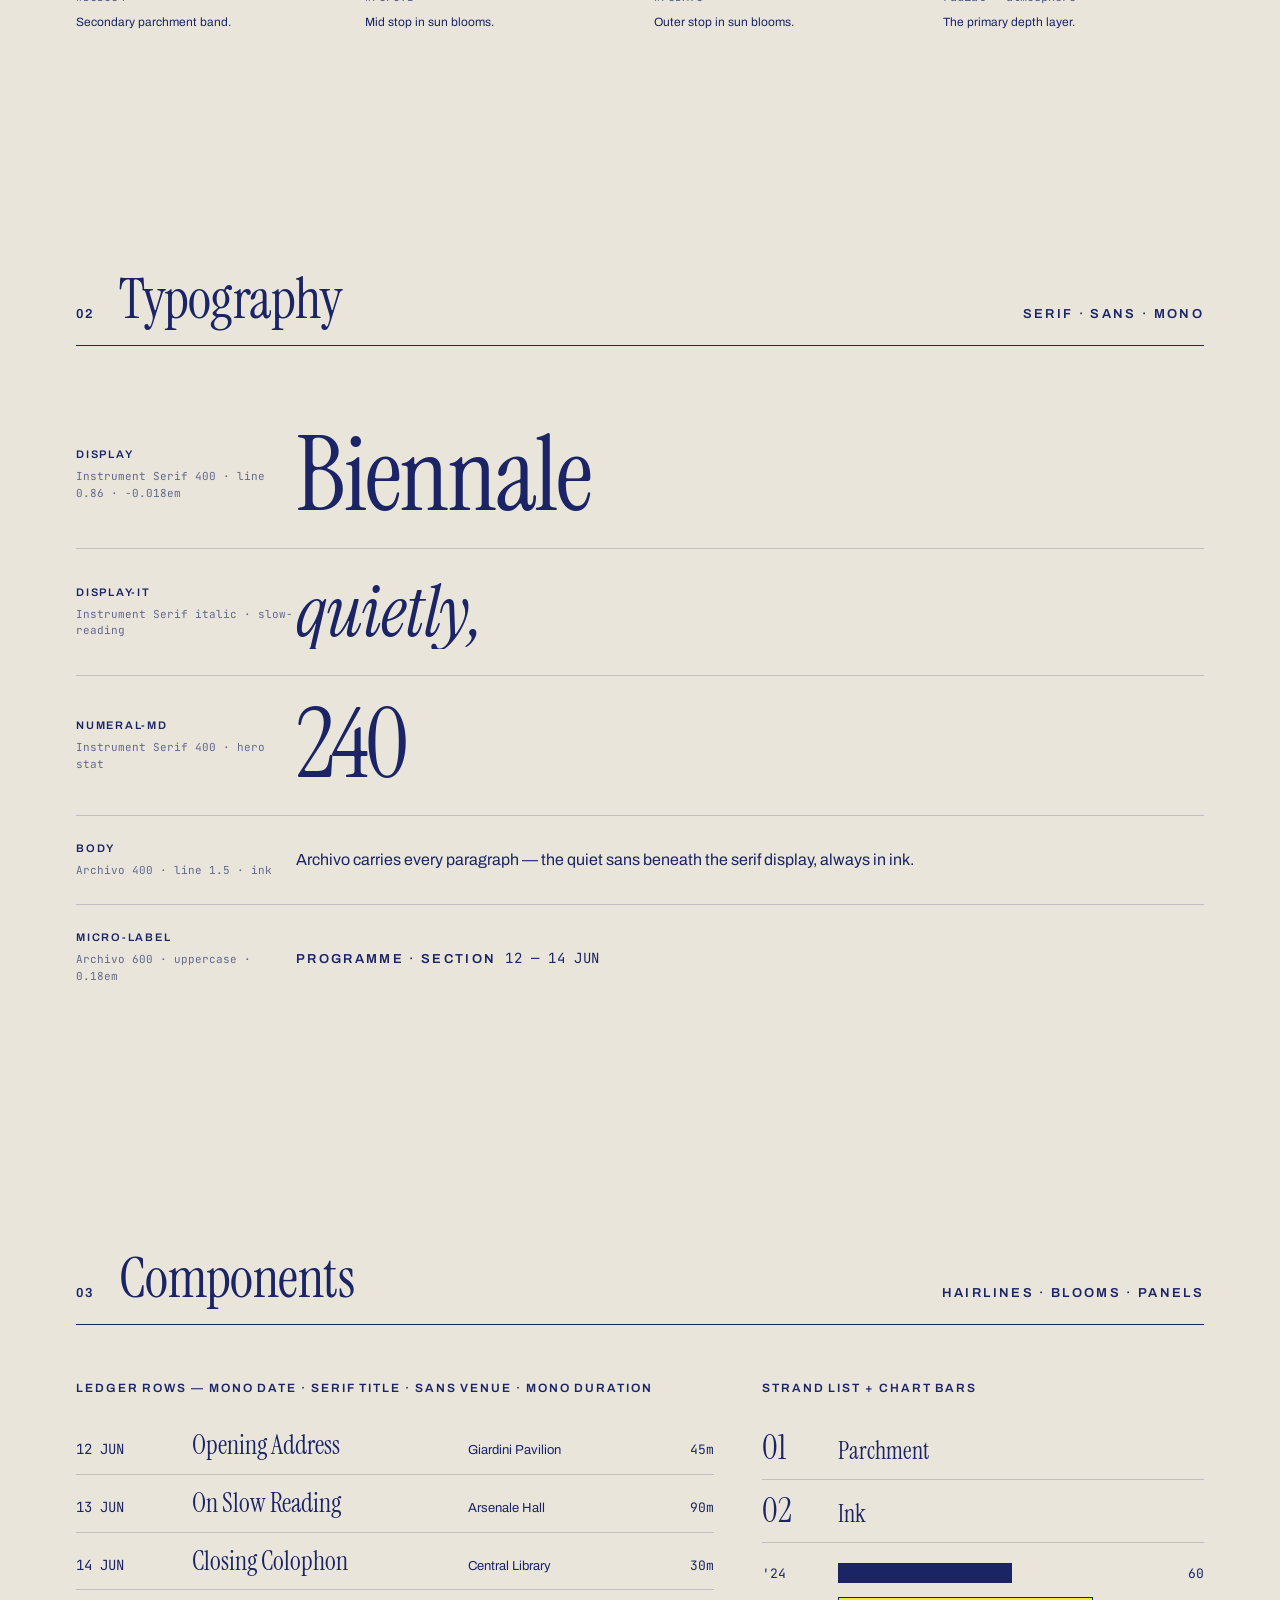
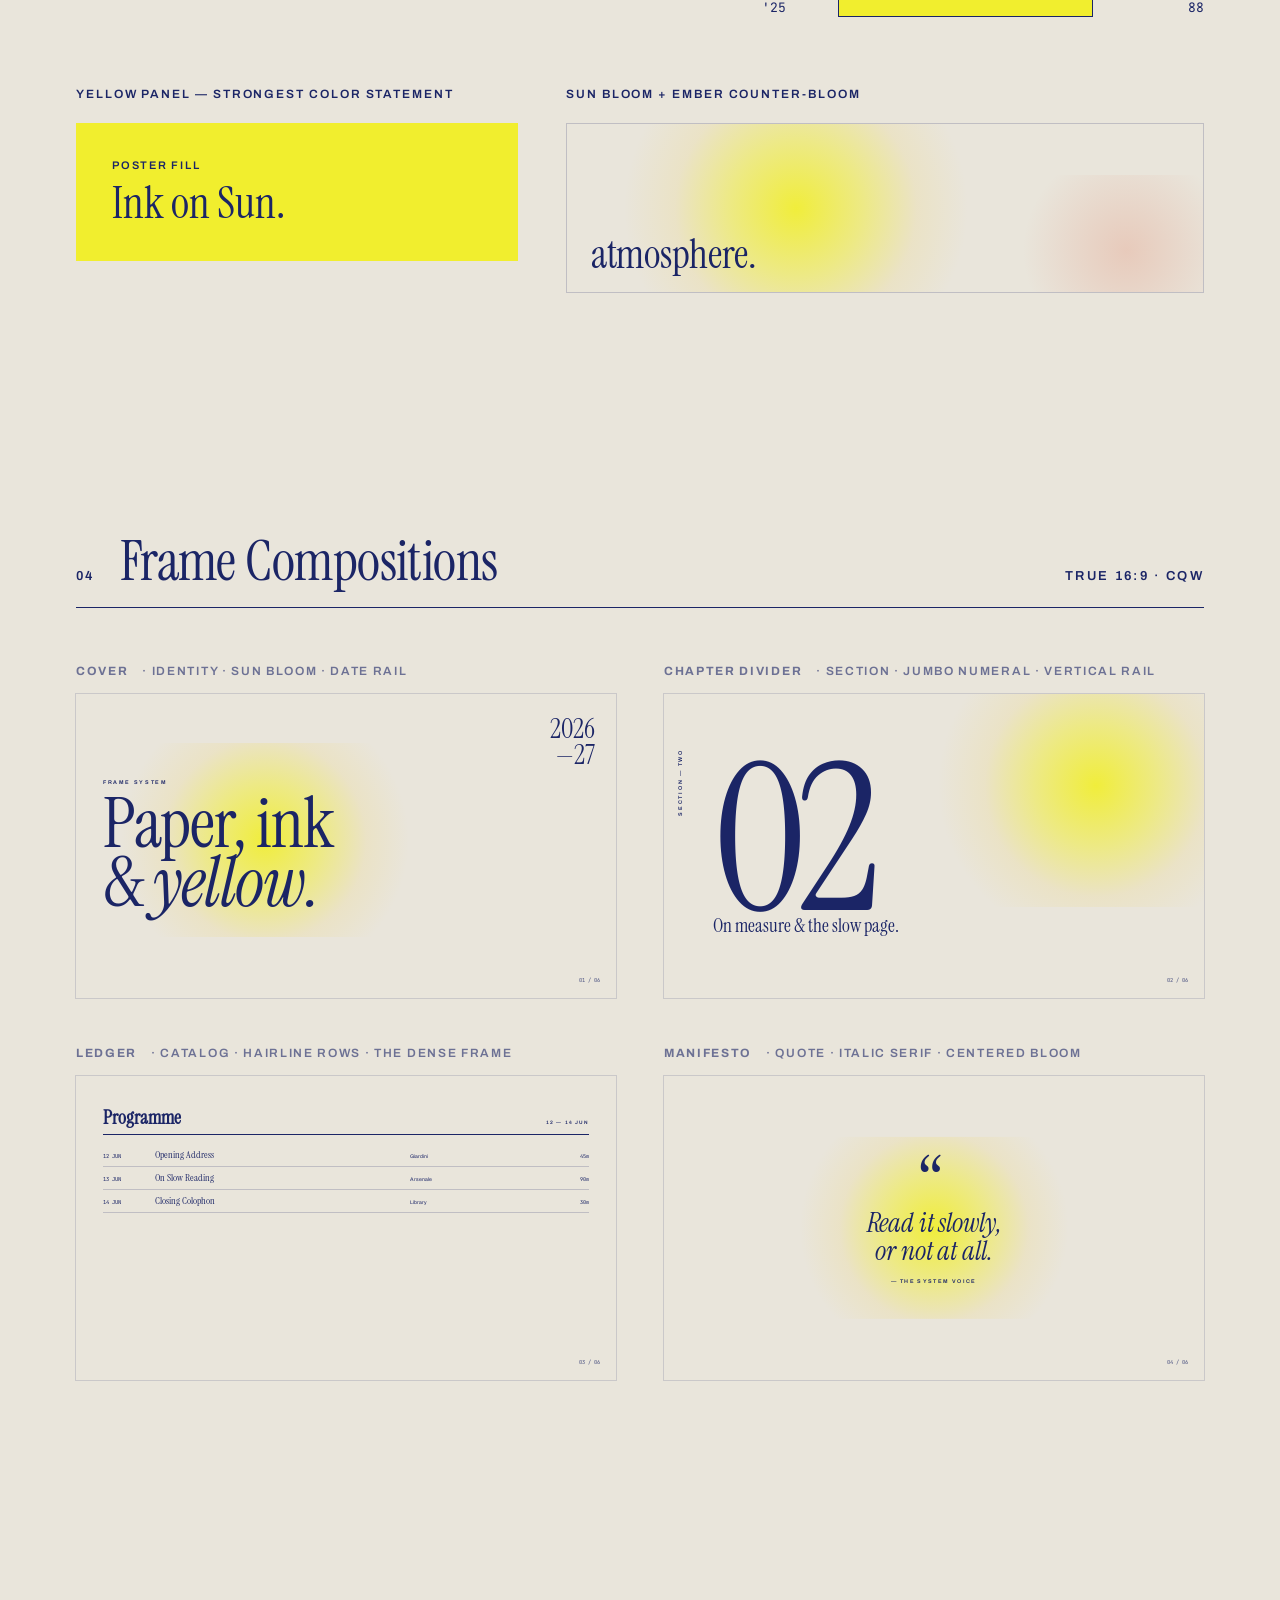
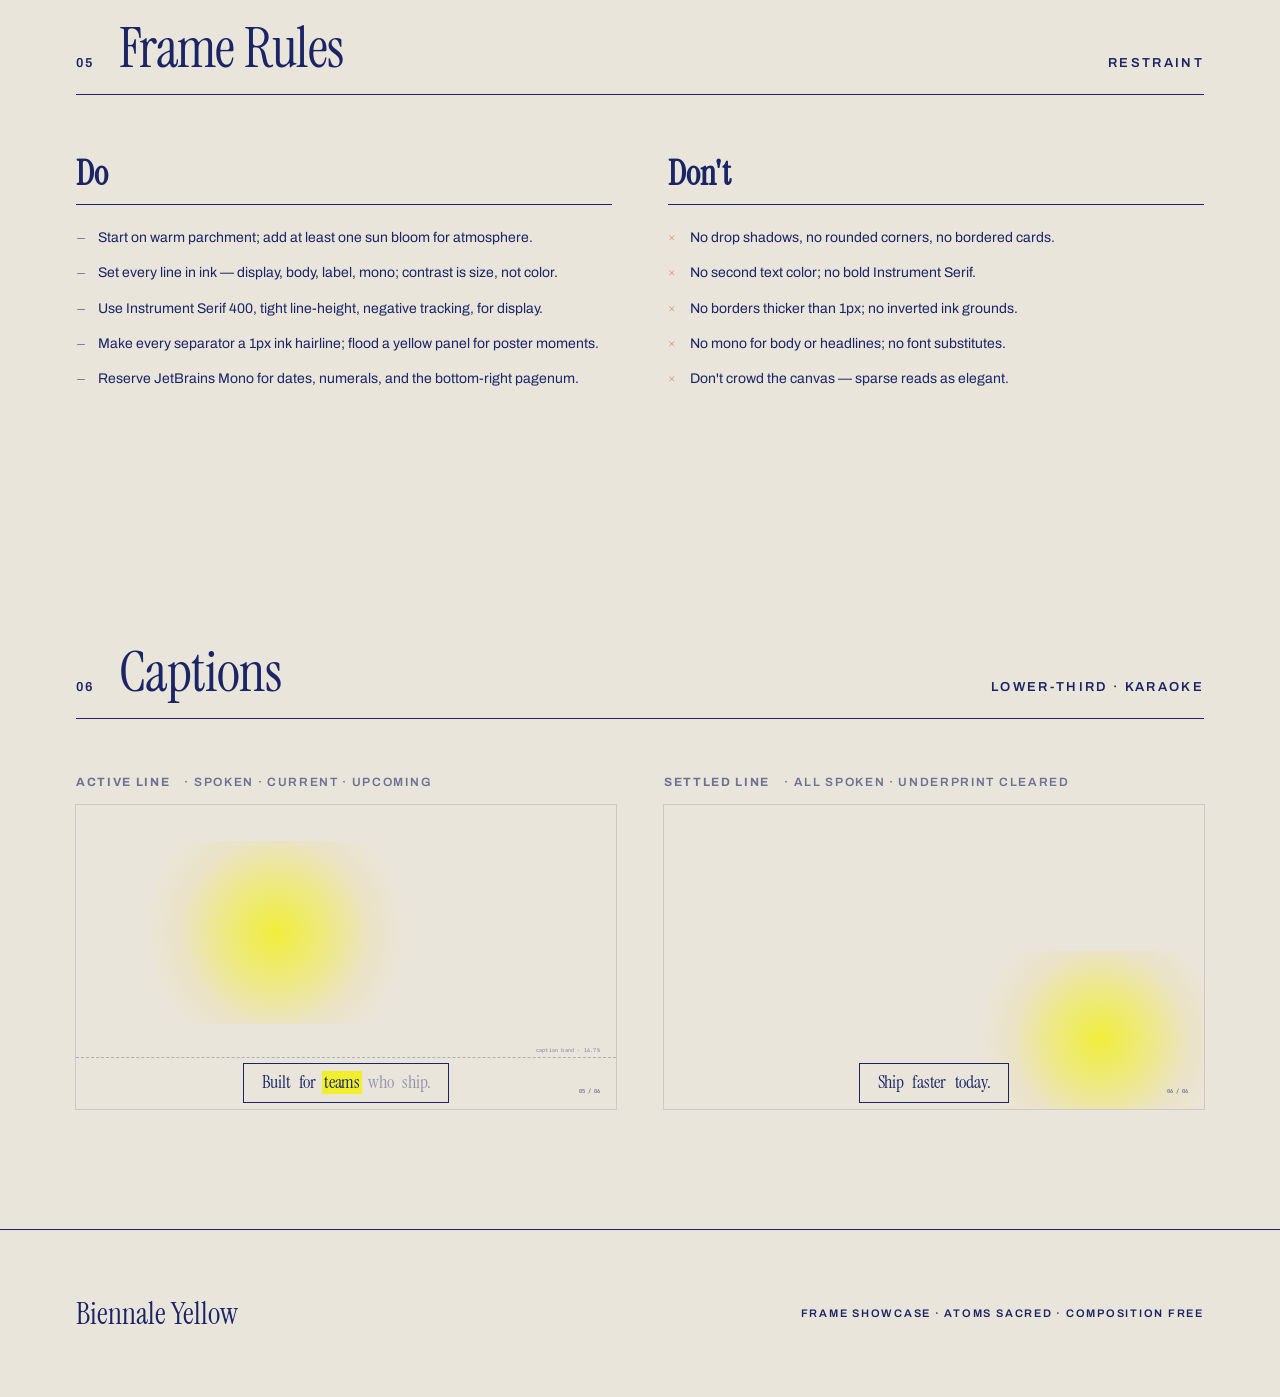
<file: .agents/skills/hyperframes/assets/frame-presets/biennale-yellow/frame-showcase.html>
<!doctype html>
<html lang="en">
  <head>
    <meta charset="utf-8" />
    <meta name="viewport" content="width=device-width,initial-scale=1" />
    <title>Biennale Yellow</title>
    <link rel="preconnect" href="https://fonts.googleapis.com" />
    <link rel="preconnect" href="https://fonts.gstatic.com" crossorigin />
    <link
      href="https://fonts.googleapis.com/css2?family=Instrument+Serif:ital@0;1&family=Archivo:wght@400;600&family=JetBrains+Mono:wght@400&display=swap"
      rel="stylesheet"
    />
    <style id="ds-tokens">
      :root {
        --paper: #e9e5db;
        --paper-deep: #dcd6c4;
        --sun: #f1ee2e;
        --sun-soft: #f8f39b;
        --haze: #f0da7c;
        --ink: #1b2566;
        --ember: #e26b4a;
        --serif: "Instrument Serif", Georgia, serif;
        --sans: "Archivo", sans-serif;
        --mono: "JetBrains Mono", ui-monospace, monospace;
        --bloom: radial-gradient(
          circle at 50% 50%,
          rgba(241, 238, 46, 0.92) 0%,
          rgba(241, 238, 46, 0.5) 30%,
          rgba(240, 218, 124, 0.22) 55%,
          rgba(233, 229, 219, 0) 78%
        );
      }
      * {
        margin: 0;
        padding: 0;
        box-sizing: border-box;
      }
      html {
        background: #0c0d1a;
      }
      body {
        background: var(--paper);
        color: var(--ink);
        font-family: var(--sans);
        -webkit-font-smoothing: antialiased;
      }
      .serif {
        font-family: var(--serif);
        font-weight: 400;
        letter-spacing: -0.018em;
        line-height: 0.9;
      }
      .micro {
        font-family: var(--sans);
        font-weight: 600;
        text-transform: uppercase;
        letter-spacing: 0.18em;
        font-size: 13px;
      }

      section {
        padding: 120px 76px;
        position: relative;
        overflow: hidden;
      }
      .sec-head {
        display: flex;
        align-items: baseline;
        gap: 24px;
        border-bottom: 1px solid var(--ink);
        padding-bottom: 18px;
        margin-bottom: 56px;
        position: relative;
        z-index: 2;
      }
      .sec-head .micro {
        color: var(--ink);
      }
      .sec-head h2 {
        font-family: var(--serif);
        font-weight: 400;
        font-size: 56px;
        line-height: 1;
        letter-spacing: -0.01em;
      }
      .sec-head .sp {
        flex: 1;
      }

      /* COVER */
      .cover {
        min-height: 100vh;
        padding: 0;
        display: flex;
        flex-direction: column;
        justify-content: center;
        position: relative;
        overflow: hidden;
      }
      .cover .bloom {
        position: absolute;
        width: 62%;
        height: 70%;
        left: 8%;
        top: 14%;
        background: var(--bloom);
        z-index: 0;
        pointer-events: none;
      }
      .cover .ember {
        position: absolute;
        width: 36%;
        height: 40%;
        right: -6%;
        bottom: -6%;
        background: radial-gradient(
          circle at 60% 60%,
          rgba(226, 107, 74, 0.2) 0%,
          rgba(226, 107, 74, 0) 70%
        );
        z-index: 0;
        pointer-events: none;
      }
      .cover .daterail {
        position: absolute;
        top: 64px;
        right: 76px;
        font-family: var(--serif);
        font-weight: 400;
        font-size: clamp(48px, 5.2vw, 84px);
        line-height: 0.96;
        text-align: right;
        letter-spacing: -0.005em;
        z-index: 2;
      }
      .cover .inner {
        padding: 0 76px;
        position: relative;
        z-index: 2;
      }
      .cover .micro {
        margin-bottom: 28px;
      }
      .cover h1 {
        font-family: var(--serif);
        font-weight: 400;
        font-size: clamp(110px, 15vw, 230px);
        line-height: 0.84;
        letter-spacing: -0.018em;
      }
      .cover h1 em {
        font-style: italic;
        letter-spacing: -0.005em;
      }
      .cover .footer {
        position: absolute;
        bottom: 0;
        left: 0;
        right: 0;
        display: grid;
        grid-template-columns: 1.1fr 1fr 1.4fr 2fr;
        gap: 36px;
        padding: 0 76px 56px;
        z-index: 2;
      }
      .cover .fcell {
        border-top: 1px solid var(--ink);
        padding-top: 14px;
      }
      .cover .fcell .t {
        font-family: var(--sans);
        font-weight: 600;
        text-transform: uppercase;
        letter-spacing: 0.16em;
        font-size: 11px;
        margin-bottom: 8px;
      }
      .cover .fcell .b {
        font-family: var(--sans);
        font-weight: 400;
        font-size: 13px;
        line-height: 1.5;
        color: var(--ink);
      }
      .cover .pagenum {
        position: absolute;
        bottom: 30px;
        right: 48px;
        font-family: var(--mono);
        font-size: 13px;
        letter-spacing: 0.08em;
        opacity: 0.75;
        z-index: 2;
      }

      /* PALETTE */
      .swatches {
        display: grid;
        grid-template-columns: repeat(4, 1fr);
        gap: 28px;
        position: relative;
        z-index: 2;
      }
      .sw .chip {
        height: 130px;
        border: 1px solid var(--ink);
      }
      .sw .name {
        font-family: var(--serif);
        font-size: 26px;
        margin-top: 14px;
      }
      .sw .hex {
        font-family: var(--mono);
        font-size: 12px;
        color: var(--ink);
        opacity: 0.7;
        margin-top: 6px;
      }
      .sw .role {
        font-family: var(--sans);
        font-size: 12px;
        line-height: 1.5;
        color: var(--ink);
        margin-top: 8px;
      }

      /* TYPE */
      .type-row {
        display: grid;
        grid-template-columns: 220px 1fr;
        align-items: center;
        padding: 26px 0;
        border-bottom: 1px solid rgba(27, 37, 102, 0.2);
      }
      .type-row .tok {
        font-family: var(--sans);
        font-weight: 600;
        text-transform: uppercase;
        letter-spacing: 0.16em;
        font-size: 11px;
      }
      .type-row .m {
        font-family: var(--mono);
        font-size: 11px;
        color: var(--ink);
        opacity: 0.65;
        margin-top: 8px;
        line-height: 1.5;
      }
      .type-row .spec {
        overflow: hidden;
      }

      /* COMPONENTS */
      .cnote {
        font-family: var(--sans);
        font-weight: 600;
        text-transform: uppercase;
        letter-spacing: 0.16em;
        font-size: 12px;
        margin-bottom: 22px;
      }
      .cgrid {
        display: grid;
        grid-template-columns: repeat(12, 1fr);
        gap: 48px;
        margin-bottom: 56px;
      }
      .s4 {
        grid-column: span 4;
      }
      .s5 {
        grid-column: span 5;
      }
      .s6 {
        grid-column: span 6;
      }
      .s7 {
        grid-column: span 7;
      }
      .s8 {
        grid-column: span 8;
      }
      .ledger .row {
        display: grid;
        grid-template-columns: 92px 1.6fr 0.9fr 80px;
        gap: 24px;
        padding: 14px 0;
        border-bottom: 1px solid rgba(27, 37, 102, 0.2);
        align-items: baseline;
      }
      .ledger .dt {
        font-family: var(--mono);
        font-size: 14px;
      }
      .ledger .ti {
        font-family: var(--serif);
        font-size: 26px;
        line-height: 1.1;
      }
      .ledger .vn {
        font-family: var(--sans);
        font-size: 13px;
        color: var(--ink);
      }
      .ledger .du {
        font-family: var(--mono);
        font-size: 13px;
        text-align: right;
      }
      .strand .row {
        display: grid;
        grid-template-columns: 56px 1fr;
        gap: 20px;
        padding: 14px 0;
        border-bottom: 1px solid rgba(27, 37, 102, 0.2);
        align-items: baseline;
      }
      .strand .nm {
        font-family: var(--serif);
        font-size: 34px;
        line-height: 1;
      }
      .strand .ti {
        font-family: var(--serif);
        font-size: 24px;
        line-height: 1.1;
      }
      .strand .bd {
        font-family: var(--sans);
        font-size: 13px;
        line-height: 1.5;
        color: var(--ink);
        margin-top: 4px;
      }
      .bars .row {
        display: grid;
        grid-template-columns: 60px 1fr 60px;
        gap: 16px;
        align-items: center;
        margin-bottom: 14px;
      }
      .bars .yr {
        font-family: var(--mono);
        font-size: 13px;
      }
      .bars .bar {
        height: 20px;
        background: var(--ink);
      }
      .bars .bar.lit {
        background: var(--sun);
        border: 1px solid var(--ink);
      }
      .bars .vl {
        font-family: var(--mono);
        font-size: 13px;
        text-align: right;
      }
      .ypanel {
        background: var(--sun);
        padding: 36px;
        color: var(--ink);
      }
      .ypanel .l {
        font-family: var(--sans);
        font-weight: 600;
        text-transform: uppercase;
        letter-spacing: 0.16em;
        font-size: 11px;
      }
      .ypanel .h {
        font-family: var(--serif);
        font-size: 44px;
        line-height: 0.95;
        margin-top: 12px;
      }

      /* COMPOSITIONS */
      .gallery {
        display: grid;
        grid-template-columns: 1fr 1fr;
        gap: 48px;
        position: relative;
        z-index: 2;
      }
      .fw .flabel {
        display: flex;
        gap: 14px;
        align-items: baseline;
        margin-bottom: 16px;
        font-family: var(--sans);
        font-weight: 600;
        text-transform: uppercase;
        letter-spacing: 0.14em;
        font-size: 12px;
        color: var(--ink);
        opacity: 0.6;
      }
      .fw .flabel b {
        opacity: 1;
      }
      .frame {
        aspect-ratio: 16/9;
        container-type: size;
        position: relative;
        overflow: hidden;
        background: var(--paper);
        box-shadow: 0 0 0 1px rgba(27, 37, 102, 0.15);
      }
      .frame > .body {
        position: absolute;
        inset: 0;
        z-index: 3;
      }
      .frame .bloom {
        position: absolute;
        background: var(--bloom);
        z-index: 1;
        pointer-events: none;
      }
      .frame .pn {
        position: absolute;
        right: 3cqw;
        bottom: 2.6cqw;
        font-family: var(--mono);
        font-size: 1cqw;
        opacity: 0.75;
        z-index: 4;
      }

      /* f1 cover */
      .yf1 .bloom {
        width: 58%;
        height: 64%;
        left: 6%;
        top: 16%;
      }
      .yf1 .body {
        display: flex;
        flex-direction: column;
        justify-content: center;
        padding: 0 5cqw;
      }
      .yf1 .micro {
        font-family: var(--sans);
        font-weight: 600;
        text-transform: uppercase;
        letter-spacing: 0.3cqw;
        font-size: 1cqw;
        margin-bottom: 1.8cqw;
      }
      .yf1 h3 {
        font-family: var(--serif);
        font-weight: 400;
        font-size: 13cqw;
        line-height: 0.84;
        letter-spacing: -0.018em;
      }
      .yf1 h3 em {
        font-style: italic;
      }
      .yf1 .dr {
        position: absolute;
        top: 4cqw;
        right: 4cqw;
        font-family: var(--serif);
        font-size: 5cqw;
        line-height: 0.96;
        text-align: right;
        letter-spacing: -0.005em;
        z-index: 4;
      }

      /* f2 chapter divider */
      .yf2 .bloom {
        width: 60%;
        height: 80%;
        right: -10%;
        top: -10%;
        left: auto;
      }
      .yf2 .rail {
        position: absolute;
        left: 3cqw;
        top: 50%;
        transform: rotate(-90deg) translateX(50%);
        transform-origin: left center;
        font-family: var(--sans);
        font-weight: 600;
        text-transform: uppercase;
        letter-spacing: 0.32em;
        font-size: 1cqw;
        white-space: nowrap;
        z-index: 4;
      }
      .yf2 .body {
        display: flex;
        flex-direction: column;
        justify-content: center;
        padding: 0 5cqw 0 9cqw;
      }
      .yf2 .num {
        font-family: var(--serif);
        font-weight: 400;
        font-size: 38cqw;
        line-height: 0.84;
        letter-spacing: -0.04em;
        color: var(--ink);
      }
      .yf2 .ti {
        font-family: var(--serif);
        font-size: 3.6cqw;
        line-height: 1.05;
        margin-top: -2cqw;
        max-width: 46cqw;
      }

      /* f3 ledger */
      .yf3 .body {
        padding: 6cqw 5cqw;
        display: flex;
        flex-direction: column;
      }
      .yf3 .top {
        display: flex;
        justify-content: space-between;
        align-items: baseline;
        border-bottom: 1px solid var(--ink);
        padding-bottom: 1.2cqw;
        margin-bottom: 1.6cqw;
      }
      .yf3 .top h4 {
        font-family: var(--serif);
        font-size: 3.6cqw;
        line-height: 1;
      }
      .yf3 .top .micro {
        font-family: var(--sans);
        font-weight: 600;
        text-transform: uppercase;
        letter-spacing: 0.2cqw;
        font-size: 0.9cqw;
      }
      .yf3 .row {
        display: grid;
        grid-template-columns: 8cqw 1.6fr 0.9fr 6cqw;
        gap: 1.6cqw;
        padding: 1cqw 0;
        border-bottom: 1px solid rgba(27, 37, 102, 0.2);
        align-items: baseline;
      }
      .yf3 .dt {
        font-family: var(--mono);
        font-size: 1cqw;
      }
      .yf3 .ti {
        font-family: var(--serif);
        font-size: 1.9cqw;
        line-height: 1.1;
      }
      .yf3 .vn {
        font-family: var(--sans);
        font-size: 0.95cqw;
      }
      .yf3 .du {
        font-family: var(--mono);
        font-size: 0.95cqw;
        text-align: right;
      }

      /* f4 manifesto */
      .yf4 .bloom {
        width: 54%;
        height: 60%;
        left: 50%;
        top: 50%;
        transform: translate(-50%, -50%);
      }
      .yf4 .body {
        display: flex;
        flex-direction: column;
        justify-content: center;
        align-items: center;
        text-align: center;
        padding: 0 9cqw;
      }
      .yf4 .qm {
        font-family: var(--serif);
        font-size: 14cqw;
        line-height: 0.5;
        height: 7cqw;
      }
      .yf4 .q {
        font-family: var(--serif);
        font-style: italic;
        font-size: 5cqw;
        line-height: 1.04;
        letter-spacing: -0.005em;
      }
      .yf4 .at {
        font-family: var(--sans);
        font-weight: 600;
        text-transform: uppercase;
        letter-spacing: 0.25cqw;
        font-size: 1cqw;
        margin-top: 2.4cqw;
      }

      /* PRINCIPLES */
      .dos {
        display: grid;
        grid-template-columns: 1fr 1fr;
        gap: 56px;
        position: relative;
        z-index: 2;
      }
      .do-card h4 {
        font-family: var(--serif);
        font-size: 34px;
        margin-bottom: 8px;
      }
      .do-card .rule {
        height: 1px;
        background: var(--ink);
        margin-bottom: 22px;
      }
      .do-card ul {
        list-style: none;
      }
      .do-card li {
        font-family: var(--sans);
        font-size: 14px;
        line-height: 1.6;
        padding-left: 22px;
        position: relative;
        margin-bottom: 13px;
        color: var(--ink);
      }
      .do-card li::before {
        position: absolute;
        left: 0;
        font-family: var(--serif);
      }
      .do-card.do li::before {
        content: "\2014";
      }
      .do-card.dont li::before {
        content: "\00d7";
        color: var(--ember);
      }

      .foot {
        padding: 64px 76px;
        border-top: 1px solid var(--ink);
        display: flex;
        justify-content: space-between;
        align-items: center;
      }
      .foot .l {
        font-family: var(--serif);
        font-size: 30px;
      }
      .foot .r {
        font-family: var(--sans);
        font-weight: 600;
        text-transform: uppercase;
        letter-spacing: 0.16em;
        font-size: 11px;
      }
      @media (max-width: 1100px) {
        .gallery {
          grid-template-columns: 1fr;
        }
        .swatches {
          grid-template-columns: 1fr 1fr;
        }
      }
    </style>
    <link
      rel="stylesheet"
      href="https://fonts.googleapis.com/css2?family=Instrument+Serif:ital,wght@0,400;1,400&display=swap"
    />
    <link
      rel="stylesheet"
      href="https://fonts.googleapis.com/css2?family=Archivo:wght@400;500;600;700&display=swap"
    />
    <style id="ft-override">
      :root {
        --primary: #e9e5db !important;
        --secondary: #1b2566 !important;
        --tertiary: #dcd6c4 !important;
        --accent: #f1ee2e !important;
        --f-disp: "Instrument Serif", sans-serif !important;
        --f-body: "Archivo", sans-serif !important;
        --paper: #e9e5db !important;
        --paper-deep: #dcd6c4 !important;
        --sun: #f1ee2e !important;
        --ink: #1b2566 !important;
        --serif: "Instrument Serif", sans-serif !important;
        --sans: "Archivo", sans-serif !important;
        --sun-soft: #f8f39b !important;
        --haze: #f0da7c !important;
        --ember: #e26b4a !important;
      }
    </style>
  </head>
  <body>
    <!-- COVER -->
    <section class="cover">
      <div class="bloom"></div>
      <div class="ember"></div>
      <div class="daterail">2026<br />—2027</div>
      <div class="inner">
        <div class="micro">Frame System · Vol. 01</div>
        <h1>Paper, ink<br />&amp; <em>yellow.</em></h1>
      </div>
      <div class="footer">
        <div class="fcell">
          <div class="t">Register</div>
          <div class="b">Literary-editorial, biennale catalogue.</div>
        </div>
        <div class="fcell">
          <div class="t">Ground</div>
          <div class="b">Warm parchment, never white.</div>
        </div>
        <div class="fcell">
          <div class="t">Type</div>
          <div class="b">Instrument Serif · Archivo · JetBrains Mono.</div>
        </div>
        <div class="fcell">
          <div class="t">Depth</div>
          <div class="b">Atmospheric blooms, no shadows, hairline rules.</div>
        </div>
      </div>
      <div class="pagenum">01 / 06</div>
    </section>

    <!-- PALETTE -->
    <section>
      <div class="sec-head">
        <span class="micro">01</span>
        <h2>Palette</h2>
        <span class="sp"></span><span class="micro">Paper · Ink · Yellow</span>
      </div>
      <div class="swatches">
        <div class="sw">
          <div class="chip" style="background: var(--paper)"></div>
          <div class="name">Paper</div>
          <div class="hex">#E9E5DB</div>
          <div class="role">The warm parchment ground.</div>
        </div>
        <div class="sw">
          <div class="chip" style="background: var(--ink)"></div>
          <div class="name">Ink</div>
          <div class="hex">#1B2566</div>
          <div class="role">The single text + rule color.</div>
        </div>
        <div class="sw">
          <div class="chip" style="background: var(--sun)"></div>
          <div class="name">Sun</div>
          <div class="hex">#F1EE2E</div>
          <div class="role">Panel, bloom, tile underprint.</div>
        </div>
        <div class="sw">
          <div class="chip" style="background: var(--ember)"></div>
          <div class="name">Ember</div>
          <div class="hex">#E26B4A</div>
          <div class="role">Subordinate counter-bloom only.</div>
        </div>
        <div class="sw">
          <div class="chip" style="background: var(--paper-deep)"></div>
          <div class="name">Paper Deep</div>
          <div class="hex">#DCD6C4</div>
          <div class="role">Secondary parchment band.</div>
        </div>
        <div class="sw">
          <div class="chip" style="background: var(--sun-soft)"></div>
          <div class="name">Sun Soft</div>
          <div class="hex">#F8F39B</div>
          <div class="role">Mid stop in sun blooms.</div>
        </div>
        <div class="sw">
          <div class="chip" style="background: var(--haze)"></div>
          <div class="name">Haze</div>
          <div class="hex">#F0DA7C</div>
          <div class="role">Outer stop in sun blooms.</div>
        </div>
        <div class="sw">
          <div class="chip" style="background: var(--bloom), var(--paper)"></div>
          <div class="name">Sun Bloom</div>
          <div class="hex">radial · atmosphere</div>
          <div class="role">The primary depth layer.</div>
        </div>
      </div>
    </section>

    <!-- TYPOGRAPHY -->
    <section>
      <div class="sec-head">
        <span class="micro">02</span>
        <h2>Typography</h2>
        <span class="sp"></span><span class="micro">Serif · Sans · Mono</span>
      </div>
      <div class="type-row">
        <div>
          <div class="tok">display</div>
          <div class="m">Instrument Serif 400 · line 0.86 · −0.018em</div>
        </div>
        <div class="spec"><span class="serif" style="font-size: 104px">Biennale</span></div>
      </div>
      <div class="type-row">
        <div>
          <div class="tok">display-it</div>
          <div class="m">Instrument Serif italic · slow-reading</div>
        </div>
        <div class="spec">
          <span class="serif" style="font-style: italic; font-size: 72px; line-height: 1.04"
            >quietly,</span
          >
        </div>
      </div>
      <div class="type-row">
        <div>
          <div class="tok">numeral-md</div>
          <div class="m">Instrument Serif 400 · hero stat</div>
        </div>
        <div class="spec">
          <span class="serif" style="font-size: 96px; letter-spacing: -0.04em">240</span>
        </div>
      </div>
      <div class="type-row">
        <div>
          <div class="tok">body</div>
          <div class="m">Archivo 400 · line 1.5 · ink</div>
        </div>
        <div class="spec">
          <p style="font-family: var(--sans); font-size: 16px; line-height: 1.5; max-width: 620px">
            Archivo carries every paragraph — the quiet sans beneath the serif display, always in
            ink.
          </p>
        </div>
      </div>
      <div class="type-row" style="border-bottom: 0">
        <div>
          <div class="tok">micro-label</div>
          <div class="m">Archivo 600 · uppercase · 0.18em</div>
        </div>
        <div class="spec">
          <span class="micro">Programme · Section</span> &nbsp;
          <span
            class="serif"
            style="font-family: var(--mono); font-size: 14px; letter-spacing: 0.04em"
            >12 — 14 JUN</span
          >
        </div>
      </div>
    </section>

    <!-- COMPONENTS -->
    <section>
      <div class="sec-head">
        <span class="micro">03</span>
        <h2>Components</h2>
        <span class="sp"></span><span class="micro">Hairlines · Blooms · Panels</span>
      </div>

      <div class="cgrid">
        <div class="s7">
          <div class="cnote">
            Ledger rows — mono date · serif title · sans venue · mono duration
          </div>
          <div class="ledger">
            <div class="row">
              <span class="dt">12 JUN</span><span class="ti">Opening Address</span
              ><span class="vn">Giardini Pavilion</span><span class="du">45m</span>
            </div>
            <div class="row">
              <span class="dt">13 JUN</span><span class="ti">On Slow Reading</span
              ><span class="vn">Arsenale Hall</span><span class="du">90m</span>
            </div>
            <div class="row">
              <span class="dt">14 JUN</span><span class="ti">Closing Colophon</span
              ><span class="vn">Central Library</span><span class="du">30m</span>
            </div>
          </div>
        </div>
        <div class="s5">
          <div class="cnote">Strand list + chart bars</div>
          <div class="strand">
            <div class="row">
              <span class="nm">01</span>
              <div><div class="ti">Parchment</div></div>
            </div>
            <div class="row">
              <span class="nm">02</span>
              <div><div class="ti">Ink</div></div>
            </div>
          </div>
          <div class="bars" style="margin-top: 20px">
            <div class="row">
              <span class="yr">'24</span><span class="bar" style="width: 60%"></span
              ><span class="vl">60</span>
            </div>
            <div class="row">
              <span class="yr">'25</span><span class="bar lit" style="width: 88%"></span
              ><span class="vl">88</span>
            </div>
          </div>
        </div>
      </div>

      <div class="cgrid" style="margin-bottom: 0">
        <div class="s5">
          <div class="cnote">Yellow panel — strongest color statement</div>
          <div class="ypanel">
            <div class="l">Poster Fill</div>
            <div class="h">Ink on Sun.</div>
          </div>
        </div>
        <div class="s7">
          <div class="cnote">Sun bloom + ember counter-bloom</div>
          <div
            style="
              position: relative;
              height: 170px;
              border: 1px solid rgba(27, 37, 102, 0.2);
              overflow: hidden;
            "
          >
            <div
              style="
                position: absolute;
                width: 60%;
                height: 130%;
                left: 6%;
                top: -15%;
                background: var(--bloom);
              "
            ></div>
            <div
              style="
                position: absolute;
                width: 40%;
                height: 90%;
                right: -8%;
                bottom: -20%;
                background: radial-gradient(circle, rgba(226, 107, 74, 0.22), transparent 70%);
              "
            ></div>
            <div style="position: absolute; left: 24px; bottom: 20px" class="serif">
              <span style="font-size: 40px">atmosphere.</span>
            </div>
          </div>
        </div>
      </div>
    </section>

    <!-- COMPOSITIONS -->
    <section>
      <div class="sec-head">
        <span class="micro">04</span>
        <h2>Frame Compositions</h2>
        <span class="sp"></span><span class="micro">True 16:9 · cqw</span>
      </div>
      <div class="gallery">
        <div class="fw">
          <div class="flabel"><b>Cover</b><span>· identity · sun bloom · date rail</span></div>
          <div class="frame yf1">
            <div class="bloom"></div>
            <div class="dr">2026<br />—27</div>
            <div class="body">
              <div class="micro">Frame System</div>
              <h3>Paper, ink<br />&amp; <em>yellow.</em></h3>
            </div>
            <div class="pn">01 / 06</div>
          </div>
        </div>

        <div class="fw">
          <div class="flabel">
            <b>Chapter Divider</b><span>· section · jumbo numeral · vertical rail</span>
          </div>
          <div class="frame yf2">
            <div class="bloom"></div>
            <div class="rail">Section — Two</div>
            <div class="body">
              <div class="num">02</div>
              <div class="ti">On measure &amp; the slow page.</div>
            </div>
            <div class="pn">02 / 06</div>
          </div>
        </div>

        <div class="fw">
          <div class="flabel">
            <b>Ledger</b><span>· catalog · hairline rows · the dense frame</span>
          </div>
          <div class="frame yf3">
            <div class="body">
              <div class="top">
                <h4>Programme</h4>
                <span class="micro">12 — 14 JUN</span>
              </div>
              <div class="row">
                <span class="dt">12 JUN</span><span class="ti">Opening Address</span
                ><span class="vn">Giardini</span><span class="du">45m</span>
              </div>
              <div class="row">
                <span class="dt">13 JUN</span><span class="ti">On Slow Reading</span
                ><span class="vn">Arsenale</span><span class="du">90m</span>
              </div>
              <div class="row">
                <span class="dt">14 JUN</span><span class="ti">Closing Colophon</span
                ><span class="vn">Library</span><span class="du">30m</span>
              </div>
            </div>
            <div class="pn">03 / 06</div>
          </div>
        </div>

        <div class="fw">
          <div class="flabel">
            <b>Manifesto</b><span>· quote · italic serif · centered bloom</span>
          </div>
          <div class="frame yf4">
            <div class="bloom"></div>
            <div class="body">
              <div class="qm">&ldquo;</div>
              <div class="q">Read it slowly,<br />or not at all.</div>
              <div class="at">— The System Voice</div>
            </div>
            <div class="pn">04 / 06</div>
          </div>
        </div>
      </div>
    </section>

    <!-- PRINCIPLES -->
    <section>
      <div class="sec-head">
        <span class="micro">05</span>
        <h2>Frame Rules</h2>
        <span class="sp"></span><span class="micro">Restraint</span>
      </div>
      <div class="dos">
        <div class="do-card do">
          <h4>Do</h4>
          <div class="rule"></div>
          <ul>
            <li>Start on warm parchment; add at least one sun bloom for atmosphere.</li>
            <li>
              Set every line in ink — display, body, label, mono; contrast is size, not color.
            </li>
            <li>Use Instrument Serif 400, tight line-height, negative tracking, for display.</li>
            <li>
              Make every separator a 1px ink hairline; flood a yellow panel for poster moments.
            </li>
            <li>Reserve JetBrains Mono for dates, numerals, and the bottom-right pagenum.</li>
          </ul>
        </div>
        <div class="do-card dont">
          <h4>Don't</h4>
          <div class="rule"></div>
          <ul>
            <li>No drop shadows, no rounded corners, no bordered cards.</li>
            <li>No second text color; no bold Instrument Serif.</li>
            <li>No borders thicker than 1px; no inverted ink grounds.</li>
            <li>No mono for body or headlines; no font substitutes.</li>
            <li>Don't crowd the canvas — sparse reads as elegant.</li>
          </ul>
        </div>
      </div>
    </section>

    <!-- CAPTIONS — preview of caption-skin.html (the preset's lower-third karaoke look) -->
    <style>
      /* mirrors caption-skin.html; the skin's --cap-* vocab mapped to this preset's tokens */
      .capdemo {
        --cap-ink: var(--ink);
        --cap-canvas: var(--paper);
        --cap-accent: var(--sun);
        --cap-accent-2: var(--ember);
      }
      .capdemo .stage {
        position: absolute;
        left: 0;
        right: 0;
        bottom: 0;
        height: 16.67cqh;
        display: flex;
        align-items: center;
        justify-content: center;
        z-index: 4;
      }
      .capdemo .pill {
        max-width: 80cqw;
        padding: 1.4cqw 3cqw 1.7cqw;
        background: var(--cap-canvas);
        border: 1px solid var(--cap-ink);
        border-radius: 0;
      }
      .capdemo .line {
        display: flex;
        flex-wrap: wrap;
        justify-content: center;
        gap: 0.1em 0.34em;
        font-family: var(--serif);
        font-weight: 400;
        font-size: 3.4cqw;
        line-height: 1.16;
        letter-spacing: -0.01em;
      }
      .capdemo .w {
        display: inline-block;
        padding: 0 0.06em;
        color: color-mix(in srgb, var(--cap-ink) 42%, var(--cap-canvas));
      }
      .capdemo .w.spoken {
        color: var(--cap-ink);
      }
      .capdemo .w.active {
        color: var(--cap-ink);
        background: var(--cap-accent);
        box-shadow: 0 0 0 0.06em var(--cap-accent);
      }
      .capdemo .bandline {
        position: absolute;
        left: 0;
        right: 0;
        bottom: 16.67cqh;
        border-top: 1px dashed rgba(27, 37, 102, 0.28);
        z-index: 3;
      }
      .capdemo .bandtag {
        position: absolute;
        right: 3cqw;
        bottom: calc(16.67cqh + 0.7cqw);
        font-family: var(--mono);
        font-size: 0.95cqw;
        letter-spacing: 0.04em;
        color: var(--ink);
        opacity: 0.5;
        z-index: 4;
      }
    </style>
    <section>
      <div class="sec-head">
        <span class="micro">06</span>
        <h2>Captions</h2>
        <span class="sp"></span><span class="micro">Lower-third · Karaoke</span>
      </div>
      <div class="gallery">
        <div class="fw">
          <div class="flabel"><b>Active line</b><span>· spoken · current · upcoming</span></div>
          <div class="frame capdemo">
            <div class="bloom" style="width: 54%; height: 60%; left: 10%; top: 12%"></div>
            <div class="bandline"></div>
            <div class="bandtag">caption band · 16.7%</div>
            <div class="stage">
              <div class="pill">
                <div class="line">
                  <span class="w spoken">Built</span>
                  <span class="w spoken">for</span>
                  <span class="w active">teams</span>
                  <span class="w">who</span>
                  <span class="w">ship.</span>
                </div>
              </div>
            </div>
            <div class="pn">05 / 06</div>
          </div>
        </div>

        <div class="fw">
          <div class="flabel">
            <b>Settled line</b><span>· all spoken · underprint cleared</span>
          </div>
          <div class="frame capdemo">
            <div
              class="bloom"
              style="width: 50%; height: 58%; right: -6%; bottom: -6%; left: auto"
            ></div>
            <div class="stage">
              <div class="pill">
                <div class="line">
                  <span class="w spoken">Ship</span>
                  <span class="w spoken">faster</span>
                  <span class="w spoken">today.</span>
                </div>
              </div>
            </div>
            <div class="pn">06 / 06</div>
          </div>
        </div>
      </div>
    </section>

    <div class="foot">
      <span class="l">Biennale Yellow</span>
      <span class="r">Frame Showcase · Atoms Sacred · Composition Free</span>
    </div>

    <template id="__bundler_thumbnail">
      <svg viewBox="0 0 100 100" xmlns="http://www.w3.org/2000/svg">
        <rect width="100" height="100" fill="#E9E5DB" />
        <circle cx="42" cy="42" r="34" fill="#F1EE2E" opacity="0.55" />
        <text x="14" y="64" font-family="Georgia" font-size="30" fill="#1B2566">Aa</text>
        <rect x="14" y="74" width="60" height="1.5" fill="#1B2566" />
      </svg>
    </template>
  </body>
</html>
</file>
<file: otros/panel-direccion/estilos.css>
@charset "UTF-8";

/* Panel de dirección de ONIA. Solo CSS del navegador, sin fuentes de afuera. */

:root {
  color-scheme: dark;
  --fondo: #1b1b1d;
  --fondo-verde: #0f2b2a;
  --tarjeta: #262628;
  --borde: #3a3a3c;
  --borde-pastilla: #5a5a5f;
  --texto: #ededea;
  --atenuado: #a5a5aa;
  --crema: #f2eee1;
  --crema-texto: #1b1b1d;
  --crema-atenuado: #6a6556;
  --crema-borde: #cfc8b5;
  --petroleo: #123d3a;
  --petroleo-borde: #2f7570;
  --petroleo-texto: #c6ece6;
  --radio: 16px;
  --sans: Inter, "Segoe UI", system-ui, -apple-system, Roboto, "Helvetica Neue", Arial, sans-serif;
  --mono: ui-monospace, "SFMono-Regular", Menlo, Consolas, "Cascadia Mono", "Liberation Mono", monospace;
}

*,
*::before,
*::after {
  box-sizing: border-box;
}

[hidden] {
  display: none !important;
}

html {
  -webkit-text-size-adjust: 100%;
  text-size-adjust: 100%;
}

body {
  margin: 0;
  min-height: 100vh;
  background-color: var(--fondo);
  color: var(--texto);
  font-family: var(--sans);
  font-size: 15px;
  line-height: 1.5;
  -webkit-font-smoothing: antialiased;
}

/* Degradé fijo: casi negro arriba a la izquierda, verde petróleo hacia la derecha y abajo. */
body::before {
  content: "";
  position: fixed;
  inset: 0;
  z-index: -1;
  background: linear-gradient(135deg, var(--fondo) 30%, var(--fondo-verde) 100%);
  pointer-events: none;
}

p,
h1,
h2,
h3,
h4,
dl,
dd {
  margin: 0;
}

.pagina {
  max-width: 1200px;
  margin: 0 auto;
  padding: 40px 32px 72px;
}

/* Cabecera */

.cabecera__fila {
  display: flex;
  align-items: center;
  justify-content: space-between;
  gap: 16px;
}

.marca {
  font-size: 12px;
  font-weight: 600;
  letter-spacing: 0.18em;
  text-transform: uppercase;
  color: var(--atenuado);
}

.titulo {
  margin-top: 16px;
  font-size: clamp(2rem, 4.4vw, 3.1rem);
  font-weight: 600;
  line-height: 1.08;
  letter-spacing: -0.025em;
}

.bajada {
  margin-top: 10px;
  color: var(--atenuado);
}

/* Pastillas */

.pastilla {
  display: inline-block;
  max-width: 100%;
  padding: 3px 11px;
  border: 1px solid var(--borde-pastilla);
  border-radius: 999px;
  font-size: 12.5px;
  font-weight: 500;
  line-height: 1.45;
  color: inherit;
  text-align: center;
}

.pastilla--conectado {
  border-color: var(--petroleo-borde);
  background: var(--petroleo);
  color: var(--petroleo-texto);
}

/* Un texto de más de 24 caracteres no va en pastilla: va como texto común, debajo del título. */
.tarjeta__cabecera > .texto-largo {
  flex-basis: 100%;
}

/* Pestañas */

.pestanas {
  display: flex;
  flex-wrap: wrap;
  gap: 8px;
  margin: 28px 0 24px;
}

.pestana {
  -webkit-appearance: none;
  appearance: none;
  margin: 0;
  padding: 7px 16px;
  border: 1px solid var(--borde-pastilla);
  border-radius: 999px;
  background: transparent;
  color: var(--texto);
  font: inherit;
  font-size: 14px;
  font-weight: 500;
  line-height: 1.3;
  cursor: pointer;
}

.pestana:hover {
  border-color: #8b8b91;
}

.pestana[aria-selected="true"] {
  border-color: var(--crema);
  background: var(--crema);
  color: var(--crema-texto);
}

.pestana:focus-visible {
  outline: 2px solid var(--petroleo-texto);
  outline-offset: 2px;
}

/* Las tres tarjetas de arriba */

.tarjetas {
  display: grid;
  grid-template-columns: minmax(0, 40fr) minmax(0, 28fr) minmax(0, 28fr);
  gap: 16px;
}

.tarjeta {
  display: flex;
  flex-direction: column;
  min-width: 0;
  padding: 24px;
  border: 1px solid var(--borde);
  border-radius: var(--radio);
  background: var(--tarjeta);
  overflow-wrap: break-word;
  overflow-wrap: anywhere;
}

.tarjeta--crema {
  --atenuado: var(--crema-atenuado);
  --borde-pastilla: var(--crema-borde);
  border-color: var(--crema);
  background: var(--crema);
  color: var(--crema-texto);
}

.tarjeta__cabecera {
  display: flex;
  flex-wrap: wrap;
  align-items: flex-start;
  justify-content: space-between;
  gap: 8px 12px;
}

.tarjeta__titulo {
  font-size: 17px;
  font-weight: 600;
  line-height: 1.3;
}

.tarjeta__cabecera > .tarjeta__titulo {
  flex: 1 1 10em;
  min-width: 0;
}

.tarjeta__cabecera + .atenuado {
  margin-top: 4px;
}

.sobretitulo {
  margin-bottom: 6px;
  font-size: 11.5px;
  font-weight: 600;
  letter-spacing: 0.16em;
  text-transform: uppercase;
  color: var(--atenuado);
}

.etiqueta {
  font-size: 13px;
  color: var(--atenuado);
}

.atenuado {
  color: var(--atenuado);
}

.cifra {
  font-size: clamp(1.5rem, 2.2vw, 1.85rem);
  font-weight: 600;
  line-height: 1.15;
  letter-spacing: -0.02em;
}

.cifra--grande {
  font-size: clamp(1.9rem, 3vw, 2.5rem);
}

.cifra--enorme {
  font-size: clamp(2.3rem, 4vw, 3.1rem);
}

.separada {
  margin-top: 18px;
}

.etiqueta + .cifra {
  margin-top: 4px;
}

.cifra + .etiqueta,
.cifra + .atenuado {
  margin-top: 6px;
}

.divisor {
  margin-top: 18px;
  padding-top: 16px;
  border-top: 1px solid var(--borde);
}

.tarjeta--crema .divisor {
  border-top-color: var(--crema-borde);
}

.par {
  display: grid;
  grid-template-columns: repeat(2, minmax(0, 1fr));
  gap: 16px;
}

.fila-pastilla {
  margin-top: 14px;
}

.tarjeta__pie {
  margin-top: auto;
  padding-top: 18px;
}

.nota {
  font-size: 12.5px;
  line-height: 1.45;
  color: var(--atenuado);
}

.nota + .nota {
  margin-top: 4px;
}

.mono {
  font-family: var(--mono);
  font-size: 0.92em;
}

a.mono {
  color: inherit;
  text-decoration: underline;
  text-underline-offset: 2px;
}

/* Cabecera de cada sección */

.seccion-cabecera {
  display: flex;
  flex-wrap: wrap;
  align-items: flex-end;
  justify-content: space-between;
  gap: 6px 24px;
  margin: 44px 0 18px;
}

.vista > .seccion-cabecera:first-child {
  margin-top: 8px;
}

.seccion-titulo {
  font-size: 22px;
  font-weight: 600;
  letter-spacing: -0.01em;
}

.seccion-cabecera .atenuado {
  margin-top: 4px;
  font-size: 14px;
}

/* Tablero: tres columnas */

.columnas {
  display: grid;
  grid-template-columns: repeat(3, minmax(0, 1fr));
  gap: 16px;
  align-items: start;
}

.columna__titulo {
  display: flex;
  align-items: center;
  gap: 10px;
  margin-bottom: 12px;
  font-size: 15px;
  font-weight: 600;
}

.contador {
  display: inline-flex;
  align-items: center;
  justify-content: center;
  min-width: 26px;
  height: 26px;
  padding: 0 8px;
  border: 1px solid var(--borde-pastilla);
  border-radius: 999px;
  background: var(--tarjeta);
  font-size: 12.5px;
  font-weight: 600;
}

.columna__lista {
  display: grid;
  gap: 12px;
}

/* Tarjetas de lista: tablero y demás pestañas */

.item {
  min-width: 0;
  padding: 16px 18px;
  border: 1px solid var(--borde);
  border-radius: var(--radio);
  background: var(--tarjeta);
  overflow-wrap: break-word;
  overflow-wrap: anywhere;
}

.item__cabecera {
  display: flex;
  flex-wrap: wrap;
  align-items: flex-start;
  justify-content: space-between;
  gap: 8px 12px;
}

.item__titulo {
  flex: 1 1 10em;
  min-width: 0;
  font-size: 15px;
  font-weight: 700;
  line-height: 1.35;
}

.item__texto {
  margin-top: 10px;
  font-size: 14px;
}

.filas {
  display: grid;
  grid-template-columns: fit-content(45%) minmax(0, 1fr);
  gap: 6px 14px;
  margin-top: 12px;
  font-size: 13.5px;
}

.filas dt {
  color: var(--atenuado);
  overflow-wrap: normal;
}

.item__fecha {
  margin-top: 12px;
  font-size: 12.5px;
  color: var(--atenuado);
}

.item__nota {
  margin-top: 6px;
  font-size: 12.5px;
  line-height: 1.45;
  color: var(--atenuado);
}

.lista {
  display: grid;
  grid-template-columns: repeat(auto-fill, minmax(min(100%, 300px), 1fr));
  gap: 16px;
  align-items: start;
}

.vacio {
  padding: 16px 18px;
  border: 1px dashed var(--borde-pastilla);
  border-radius: var(--radio);
  font-size: 14px;
  color: var(--atenuado);
}

.lista > .vacio {
  grid-column: 1 / -1;
}

/* Pantalla mediana: el taller ocupa todo el ancho y las otras dos tarjetas van lado a lado. */
@media (max-width: 1023px) {
  .tarjetas {
    grid-template-columns: repeat(2, minmax(0, 1fr));
  }

  .tarjeta--taller {
    grid-column: 1 / -1;
  }
}

/* Celular: todo una debajo de otra, sin scroll horizontal. */
@media (max-width: 759px) {
  .pagina {
    padding: 28px 16px 56px;
  }

  .tarjetas,
  .columnas {
    grid-template-columns: minmax(0, 1fr);
  }

  .tarjeta {
    padding: 20px;
  }

  .pestana {
    padding: 6px 13px;
    font-size: 13.5px;
  }

  .seccion-cabecera {
    flex-direction: column;
    align-items: flex-start;
  }
}
</file>
<file: grokbot-workspace/entregables-workshop/sitio-sergio/styles.css>
:root{--bg:#f5f5ef;--ink:#17231f;--muted:#50635b;--green:#006b48;--lime:#d4f77a;--line:#cbd5cc;--white:#fff;--dark:#102c23;--radius:8px}*{box-sizing:border-box}html{scroll-behavior:smooth;scroll-padding-top:100px}body{margin:0;background:var(--bg);color:var(--ink);font:16px/1.65 system-ui,-apple-system,BlinkMacSystemFont,"Segoe UI",sans-serif}a{color:inherit;text-underline-offset:5px}button,input{font:inherit}button,a,input,summary{-webkit-tap-highlight-color:transparent}a:focus-visible,button:focus-visible,input:focus-visible,summary:focus-visible{outline:3px solid #b65c00;outline-offset:5px}button{cursor:pointer}.wrap{width:min(1160px,calc(100% - 40px));margin:auto}.draft{font:11px/1.5 ui-monospace,monospace;text-align:center;background:#e7eade;padding:7px 16px;color:#405044}.skip{position:absolute;left:12px;top:-100px;z-index:50;background:white;padding:12px}.skip:focus{top:10px}header{border-bottom:1px solid var(--line);background:var(--bg)}.nav{display:flex;align-items:center;justify-content:space-between;gap:18px;min-height:84px;flex-wrap:wrap;padding-block:15px}.brand{font-size:18px;font-weight:850;text-decoration:none;letter-spacing:-.6px}.brand span{color:var(--green)}nav{display:flex;gap:18px;align-items:center;flex-wrap:wrap}nav a{font-size:13px;font-weight:650;text-decoration:none;padding-block:8px}.btn{display:inline-flex;justify-content:center;align-items:center;gap:24px;background:var(--green);color:white;padding:14px 22px;min-height:48px;border:1px solid var(--green);border-radius:4px;font-size:14px;font-weight:750;text-decoration:none}.btn:hover{background:#004f36}.btn.secondary{background:transparent;color:var(--ink);border-color:var(--line)}.btn.light{background:var(--lime);color:var(--dark);border-color:var(--lime)}.actions{display:flex;gap:12px;flex-wrap:wrap;margin-block:24px}.eyebrow{font:11px/1.5 ui-monospace,SFMono-Regular,monospace;letter-spacing:1.6px;text-transform:uppercase;color:var(--green);font-weight:700}.hero{padding:65px 0;background-image:linear-gradient(#7c8e7810 1px,transparent 1px),linear-gradient(90deg,#7c8e7810 1px,transparent 1px);background-size:32px 32px}.hero-grid{display:grid;gap:38px;align-items:center}h1,h2,h3,p{margin-top:0}h1{font-size:clamp(46px,7.1vw,86px);line-height:1.02;letter-spacing:-3px;margin:20px 0 25px;font-weight:850}h1 em{font-style:normal;color:var(--green)}h2{font-size:clamp(30px,4vw,48px);line-height:1.12;letter-spacing:-1.6px;margin-bottom:18px}h3{font-size:22px;line-height:1.25;letter-spacing:-.5px}.lead{font-size:20px;line-height:1.55;max-width:650px}.muted{color:var(--muted)}.small{font-size:13px}.hero-note{font:12px/1.6 ui-monospace,monospace;color:var(--muted)}.portrait{border:1px solid var(--line);border-radius:var(--radius);overflow:hidden;background:#e3e9db}.portrait-art{position:relative;min-height:340px;display:flex;align-items:center;justify-content:center;background:radial-gradient(circle at center,#c4e2b5 0 33%,transparent 33.4%),linear-gradient(135deg,#e1e9d9,#cad7be);overflow:hidden}.monogram{font-size:120px;font-weight:850;letter-spacing:-12px;color:#345a40}.portrait-art::after{content:'CONSTRUIR · COMPARTIR · REPETIR';position:absolute;bottom:22px;font:10px ui-monospace,monospace;letter-spacing:2px;color:#344e3b}.photo{width:100%;height:360px;object-fit:cover;display:block}.portrait-caption{background:var(--white);padding:20px 24px;display:flex;justify-content:space-between;gap:10px}.portrait-caption p{margin:0}.badge{font:11px ui-monospace,monospace;color:var(--green);background:#e3f0e7;padding:7px 9px;display:inline-block}.ribbon{padding:22px 0;border-block:1px solid var(--line)}.ribbon .wrap{display:flex;gap:24px;justify-content:space-between;flex-wrap:wrap;font:12px ui-monospace,monospace;color:var(--muted)}section{padding:75px 0}.section-head{display:flex;justify-content:space-between;align-items:end;gap:20px;margin-bottom:30px}.section-head p{margin-bottom:0}.grid{display:grid;gap:18px}.card{border:1px solid var(--line);padding:28px;border-radius:var(--radius);background:var(--white);display:flex;flex-direction:column}.card .eyebrow{margin-bottom:26px}.card p{color:var(--muted)}.card .text-link{margin-top:auto;padding-top:18px;font-size:14px;font-weight:750}.card-number{font:38px ui-monospace,monospace;color:#6a7c6e;margin-bottom:24px}.featured{background:var(--dark);color:#f7faed;padding:36px;border-radius:var(--radius);position:relative;overflow:hidden}.featured .eyebrow,.workshop .eyebrow{color:var(--lime)}.featured h2{margin-top:20px}.featured p{color:#cbd9cf}.feature-grid{display:grid;gap:25px;align-items:center}.event-date{font:14px ui-monospace,monospace;color:var(--lime);margin-bottom:22px}.big-price{font-size:68px;font-weight:800;letter-spacing:-3px;line-height:1.1}.price-side{border-top:1px solid #416051;padding-top:25px}.toolbar{display:flex;gap:12px;flex-wrap:wrap;margin:25px 0}.search{display:flex;flex-direction:column;gap:6px;flex:1;min-width:180px;font-size:12px;font-weight:700}.search input{width:100%;padding:12px;border:1px solid var(--line);background:transparent;border-radius:4px}.filters{display:flex;align-items:end;gap:6px;flex-wrap:wrap}.filters button{padding:12px 14px;border:1px solid var(--line);background:transparent;border-radius:4px;color:var(--ink);min-height:48px}.filters button[aria-pressed=true]{background:var(--ink);color:white}.resource{min-height:270px}.resource h3{margin-block:22px 14px}.resource .eyebrow{margin:0}.pending{border-style:dashed;background:transparent}.split{display:grid;gap:35px}.line-section{border-top:1px solid var(--line)}.community{background:#e1e9d9;border-block:1px solid var(--line)}.service{padding:26px 0;border-top:1px solid var(--line)}.service h3{margin-bottom:12px}.service a{display:inline-flex;min-height:44px;align-items:center;font-weight:700;font-size:14px}.instagram{font-size:clamp(24px,5vw,55px);letter-spacing:-1.5px;overflow-wrap:anywhere}.footer{padding:28px 0;border-top:1px solid var(--line);font-size:12px}.footer .wrap{display:flex;justify-content:space-between;gap:16px;flex-wrap:wrap}.workshop{background:#10271f;color:#f8faed}.workshop header{background:#10271f;border-color:#355045}.workshop .brand span{color:var(--lime)}.workshop .draft{background:#243c2e;color:#e0e9d8}.workshop .hero{padding:55px 0 70px;background:radial-gradient(ellipse at 75% 10%,#537d3445,transparent 60%)}.workshop h1{font-size:clamp(56px,9vw,108px);letter-spacing:-4px}.workshop h1 em{color:var(--lime)}.workshop .muted,.workshop .lead{color:#c9d7ca}.workshop .btn.secondary{color:#f8faed;border-color:#607466}.workshop .card{background:#18352a;border-color:#42604d}.workshop .card p{color:#c9d7ca}.workshop .line-section,.workshop .footer{border-color:#42604d}.workshop .card-number{color:var(--lime)}.workshop .badge{background:#304d37;color:#e1f0cf}.workshop .portrait{border-color:#42604d}.workshop .portrait-caption{background:#18352a}.countdown{display:flex;gap:10px;margin-top:15px}.countdown div{border:1px solid #536c55;min-width:68px;padding:12px;text-align:center;border-radius:5px}.countdown b{display:block;font:28px ui-monospace,monospace}.countdown small{font-size:10px;color:#c9d7ca;text-transform:uppercase}.countdown-label{font-size:12px;color:#c9d7ca;margin-top:25px}.facts{display:flex;flex-wrap:wrap;gap:8px;margin:20px 0}.facts span{padding:7px 11px;border:1px solid #536c55;font-size:12px}.outcome{margin-top:auto;border-top:1px solid #42604d;padding-top:15px;font-size:14px}.agenda-date{font:12px ui-monospace,monospace;color:var(--lime);margin-bottom:16px}.checklist{padding-left:22px;color:#c9d7ca}.checklist li{padding-bottom:12px}.offer{border:1px solid #85a558;border-radius:var(--radius);padding:35px;background:#203c2b}.offer .big-price{font-size:88px;color:var(--lime)}.offer .btn{width:100%}.faq details{border-bottom:1px solid #42604d;padding:19px 0}.faq summary{cursor:pointer;min-height:44px;font-weight:700}.faq details p{color:#c9d7ca;margin:10px 0}.sticky-cta{position:fixed;bottom:0;left:0;right:0;background:#10271ff5;border-top:1px solid #536c55;padding:10px 20px max(10px,env(safe-area-inset-bottom));display:flex;justify-content:space-between;align-items:center;gap:12px;z-index:10}.sticky-cta small{display:block;color:#c9d7ca}.workshop .footer{padding-bottom:110px}.placeholder{border:1px dashed #607466;padding:25px;border-radius:5px;color:#c9d7ca}.empty{padding:25px;border:1px dashed var(--line)}[hidden]{display:none!important}@media(min-width:760px){.hero-grid{grid-template-columns:1.35fr 1fr;gap:65px}.grid{grid-template-columns:repeat(3,1fr)}.split{grid-template-columns:1fr 1fr;gap:70px}.feature-grid{grid-template-columns:1.6fr 1fr;gap:70px}.price-side{border-top:0;border-left:1px solid #416051;padding:0 0 0 40px}.featured{padding:50px}.sticky-cta{display:none}.workshop .footer{padding-bottom:28px}}@media(max-width:759px){.nav{gap:10px}.nav nav{gap:13px}.nav nav a{font-size:12px}.nav .btn{padding:9px 12px;min-height:44px}h1{letter-spacing:-2px}.hero{padding:40px 0}.hero-grid{gap:25px}.portrait-art{min-height:230px}.monogram{font-size:100px}.portrait-caption{padding:16px}.section-head{display:block}.section-head>p{margin-top:15px}section{padding:52px 0}.featured{padding:25px}.workshop h1{letter-spacing:-2px}.workshop .hero-grid{gap:35px}.offer{padding:25px}.actions .btn{flex:1 1 auto}.ribbon .wrap{gap:14px}.lead{font-size:18px}}@media(prefers-reduced-motion:reduce){html{scroll-behavior:auto}}
.skip{color:#17231f}.sticky-cta .btn{min-width:0;max-width:75%;font-size:12px;padding:12px 14px;text-align:center}

#form-inscripcion{display:grid;gap:8px;margin:24px 0}#form-inscripcion input{width:100%;min-width:0;padding:12px;border:1px solid #85a558;border-radius:4px;background:#f5f5ef;color:#17231f}.field-error{color:#ffd4b3;font-size:13px}#form-inscripcion button:disabled{opacity:.65;cursor:wait}#inscripcion-status{margin-top:18px}#form-inscripcion label{font-weight:650}
</file>
